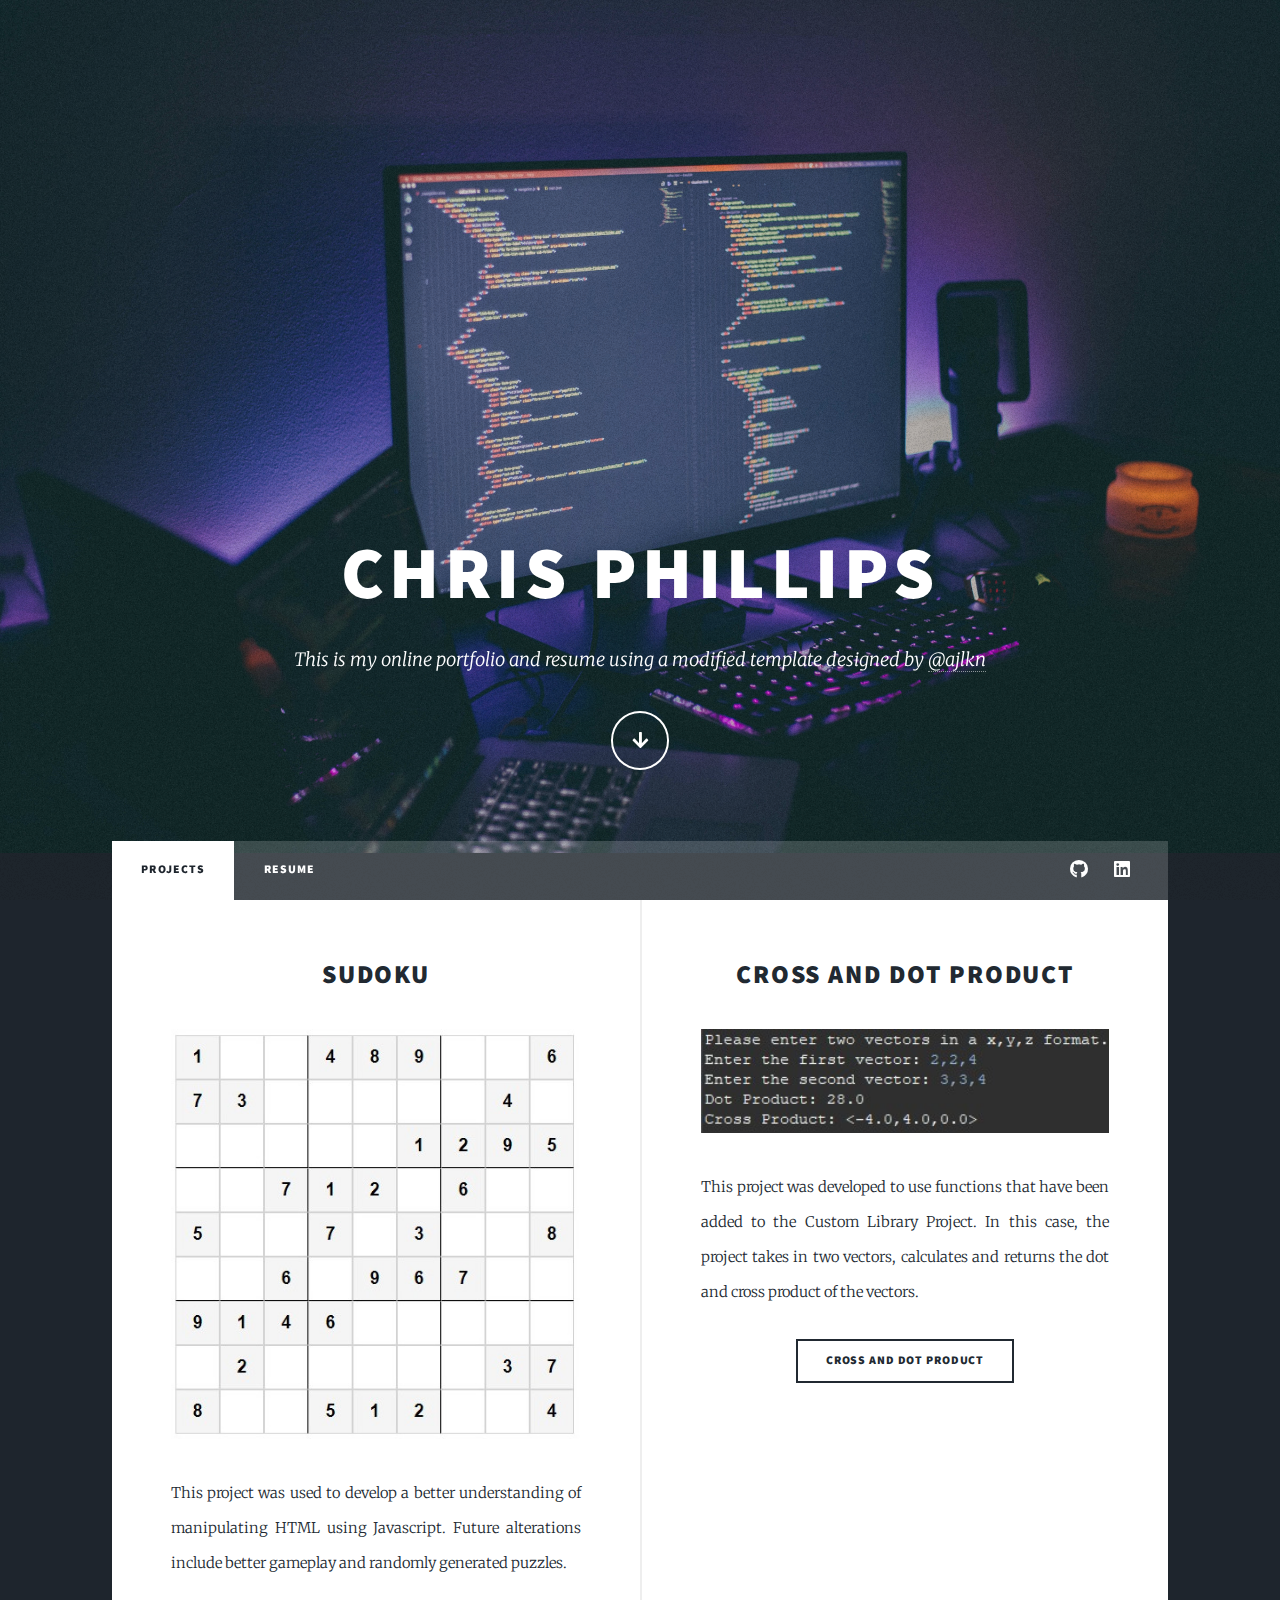
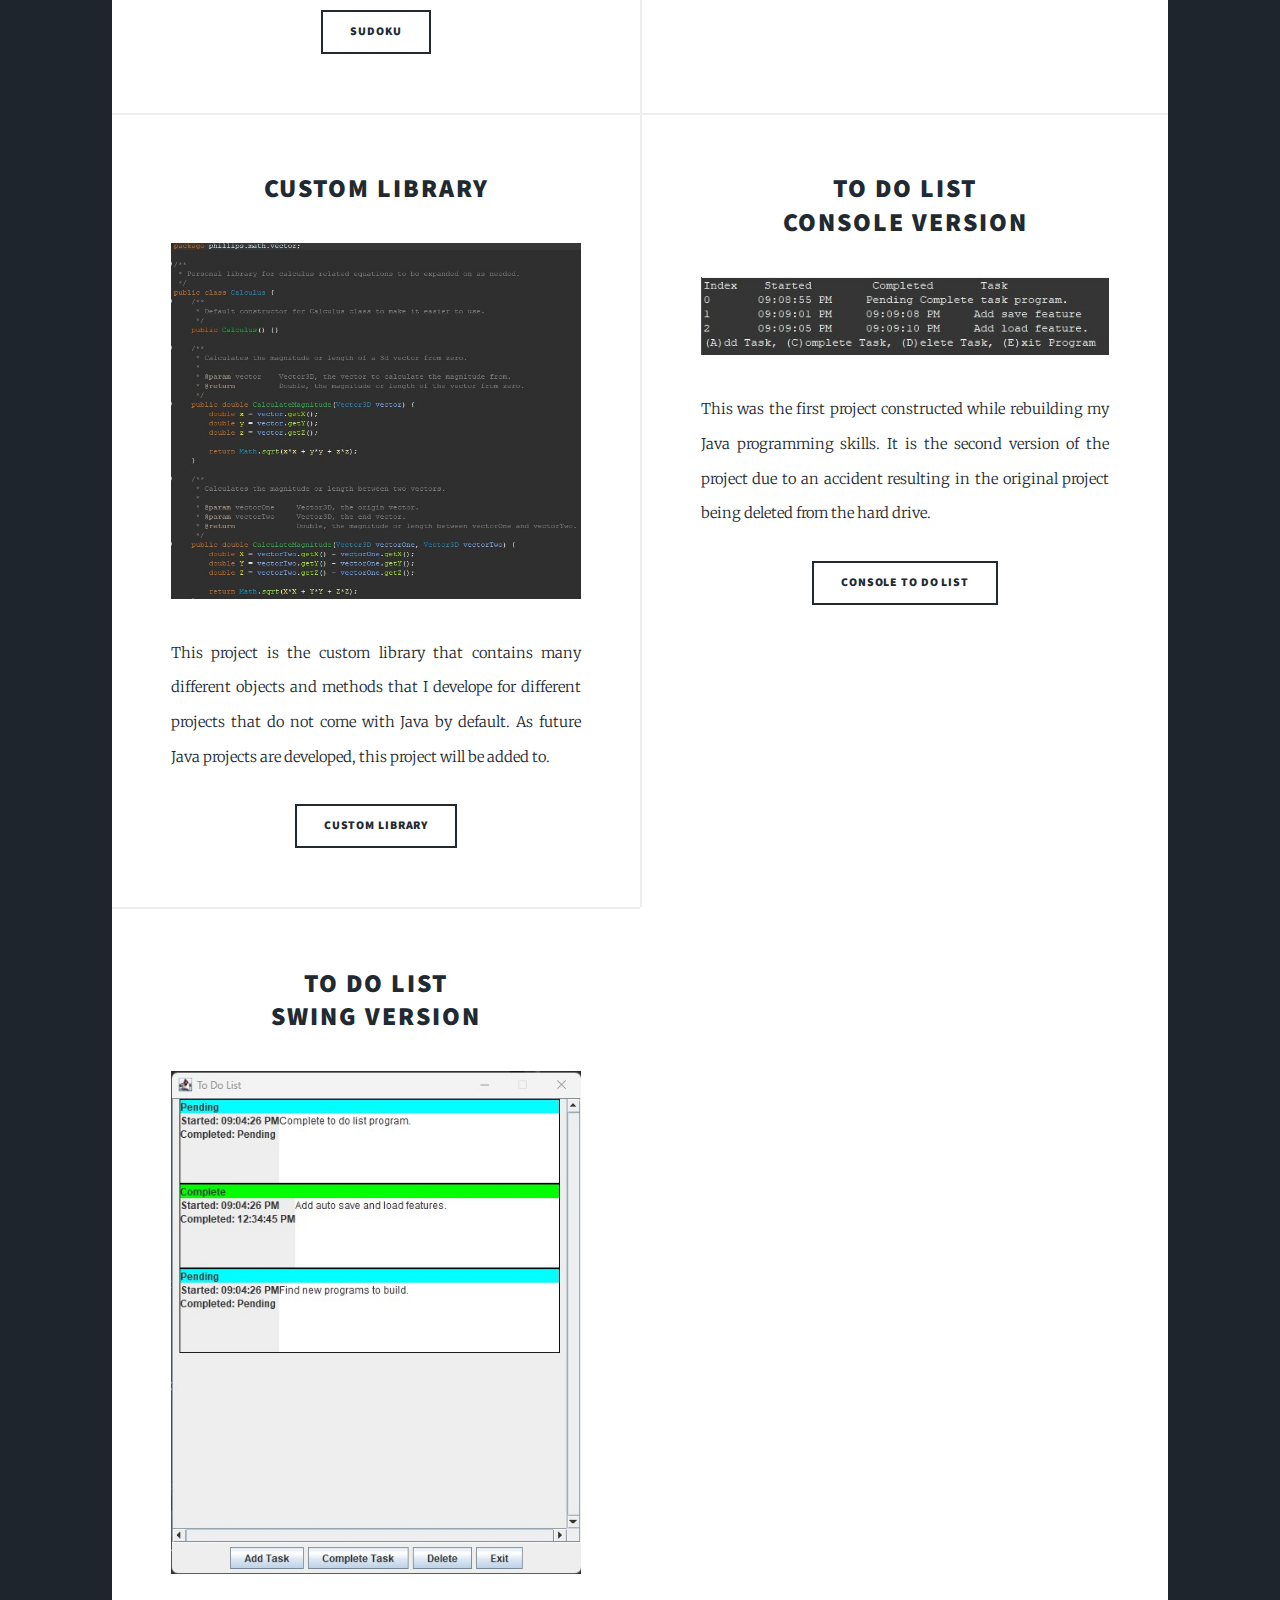
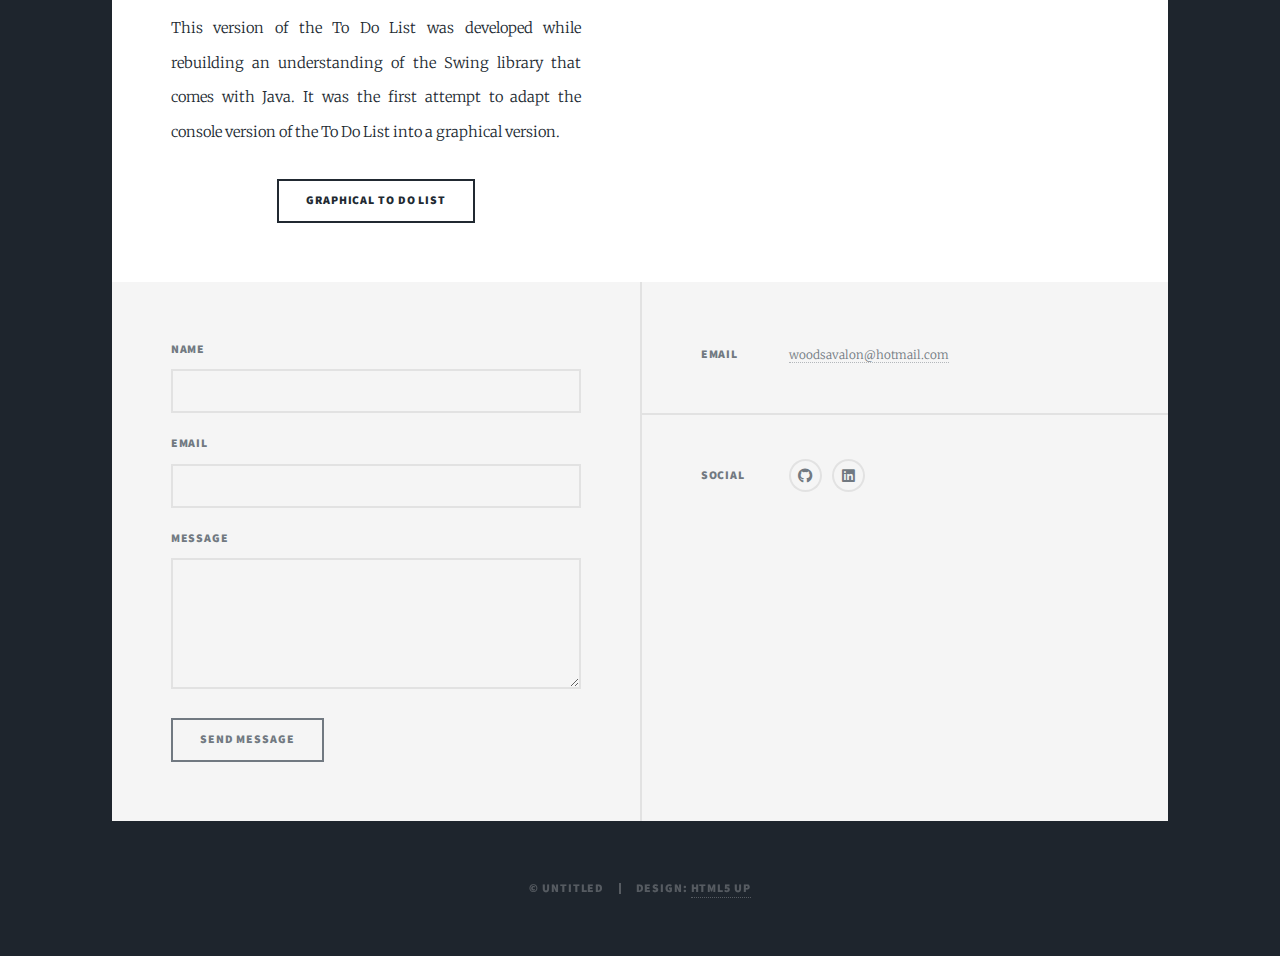
<file: index.html>
<!DOCTYPE HTML>
<!--
	Massively by HTML5 UP
	html5up.net | @ajlkn
	Free for personal and commercial use under the CCA 3.0 license (html5up.net/license)

	Background image from https://unsplash.com/@blakeconnally
-->
<html>
	<head>
		<title>Chris Phillips Portfolio</title>
		<meta charset="utf-8" />
		<meta name="viewport" content="width=device-width, initial-scale=1, user-scalable=no" />
		<link rel="stylesheet" href="assets/css/main.css" />
		<noscript><link rel="stylesheet" href="assets/css/noscript.css" /></noscript>
	</head>
	<body class="is-preload">

		<!-- Wrapper -->
		<div id="wrapper" class="fade-in">

			<!-- Intro -->
			<div id="intro">
				<h1>Chris Phillips</h1>
				<p>This is my online portfolio and resume using a modified template designed by <a href="https://twitter.com/ajlkn">@ajlkn</a></p>
				<ul class="actions">
					<li><a href="#header" class="button icon solid solo fa-arrow-down scrolly">Continue</a></li>
				</ul>
			</div>

			<!-- Header -->
			<header id="header">
				<a href="index.html" class="logo">Projects</a>
			</header>

			<!-- Nav -->
			<nav id="nav">
				<ul class="links">
					<li class="active"><a href="index.html">Projects</a></li>
					<li><a href="resume.html">Resume</a></li>
				</ul>
				<ul class="icons">
					<li><a href="#" class="icon brands fa-github"><span class="label">GitHub</span></a></li>
					<li><a href="https://www.linkedin.com/in/chris-phillips-25895ab8/" class="icon brands fa-linkedin"><span class="label">LinkedIn</span></a></li>
				</ul>
			</nav>

			<!-- Main -->
			<div id="main">
				<!-- Posts -->
				<section class="posts">
					<article>
						<header>
							<h2><a href="projects/Sudoku/Sudoku.html">Sudoku</a></h2>
						</header>
						<a href="projects/Sudoku/Sudoku.html" class="image fit"><img src="projects/Sudoku/sudoku.jpg" alt="" /></a>
						<p>This project was used to develop a better understanding of manipulating HTML using Javascript. Future alterations include better gameplay and randomly generated puzzles.</p>
						<ul class="actions special">
							<li><a href="projects/Sudoku/Sudoku.html" class="button">Sudoku</a></li>
						</ul>
					</article>
					<article>
						<header>
							<h2><a href="projects/CrossDotProduct/CrossDotProduct.html">Cross and Dot Product</a></h2>
						</header>
						<a href="projects/CrossDotProduct/CrossDotProduct.html" class="image fit"><img src="projects/CrossDotProduct/CrossDotProduct.jpg" alt="" /></a>
						<p>This project was developed to use functions that have been added to the Custom Library Project. In this case, the project takes in two vectors, calculates and returns the dot and cross product of the vectors.</p>
						<ul class="actions special">
							<li><a href="projects/CrossDotProduct/CrossDotProduct.html" class="button">Cross and Dot Product</a></li>
						</ul>
					</article>
					<article>
						<header>
							<h2><a href="projects/CustomLibrary/CustomLibrary.html">Custom Library</a></h2>
						</header>
						<a href="projects/CustomLibrary/CustomLibrary.html" class="image fit"><img src="projects/CustomLibrary/Calculus.jpg" alt="" /></a>
						<p>This project is the custom library that contains many different objects and methods that I develope for different projects that do not come with Java by default. As future Java projects are developed, this project will be added to.</p>
						<ul class="actions special">
							<li><a href="projects/CustomLibrary/CustomLibrary.html" class="button">Custom Library</a></li>
						</ul>
					</article>
					<article>
						<header>
							<h2><a href="projects/toDoListConsole/toDoListConsole.html">To Do List<br />
									Console Version</a></h2>
						</header>
						<a href="projects/toDoListConsole/toDoListConsole.html" class="image fit"><img src="projects/toDoListConsole/toDoListConsole.jpg" alt="" /></a>
						<p>This was the first project constructed while rebuilding my Java programming skills. It is the second version of the project due to an accident resulting in the original project being deleted from the hard drive.</p>
						<ul class="actions special">
							<li><a href="projects/toDoListConsole/toDoListConsole.html" class="button">Console To Do List</a></li>
						</ul>
					</article>
					<article>
						<header>
							<h2><a href="projects/toDoListGUI/toDoListGUI.html">To Do List<br />
							Swing Version</a></h2>
						</header>
						<a href="projects/toDoListGUI/toDoListGUI.html" class="image fit"><img src="projects/toDoListGUI/toDoListGUI.jpg" alt="" /></a>
						<p>This version of the To Do List was developed while rebuilding an understanding of the Swing library that comes with Java. It was the first attempt to adapt the console version of the To Do List into a graphical version.</p>
						<ul class="actions special">
							<li><a href="projects/toDoListGUI/toDoListGUI.html" class="button">Graphical To Do List</a></li>
						</ul>
					</article>
				</section>
			</div>

			<!-- Footer -->
			<footer id="footer">
				<section>
					<form method="post" action="mailto:woodsavalon@hotmail.com">
						<div class="fields">
							<div class="field">
								<label for="name">Name</label>
								<input type="text" name="name" id="name" />
							</div>
							<div class="field">
								<label for="email">Email</label>
								<input type="text" name="email" id="email" />
							</div>
							<div class="field">
								<label for="message">Message</label>
								<textarea name="message" id="message" rows="3"></textarea>
							</div>
						</div>
						<ul class="actions">
							<li><input type="submit" value="Send Message" /></li>
						</ul>
					</form>
				</section>
				<section class="split contact">
					<section>
						<h3>Email</h3>
						<p><a href="mailto:woodsavalon@hotmail.com">woodsavalon@hotmail.com</a></p>
					</section>
					<section>
						<h3>Social</h3>
						<ul class="icons alt">
							<li><a href="https://github.com/WoodsAvalon" class="icon brands alt fa-github"><span class="label">GitHub</span></a></li>
							<li><a href="https://www.linkedin.com/in/chris-phillips-25895ab8/" class="icon brands fa-linkedin"><span class="label">LinkedIn</span></a></li>
						</ul>
					</section>
				</section>
			</footer>

			<!-- Copyright -->
			<div id="copyright">
				<ul><li>&copy; Untitled</li><li>Design: <a href="https://html5up.net">HTML5 UP</a></li></ul>
			</div>

		</div>

		<!-- Scripts -->
		<script src="assets/js/jquery.min.js"></script>
		<script src="assets/js/jquery.scrollex.min.js"></script>
		<script src="assets/js/jquery.scrolly.min.js"></script>
		<script src="assets/js/browser.min.js"></script>
		<script src="assets/js/breakpoints.min.js"></script>
		<script src="assets/js/util.js"></script>
		<script src="assets/js/main.js"></script>

	</body>
</html>
</file>
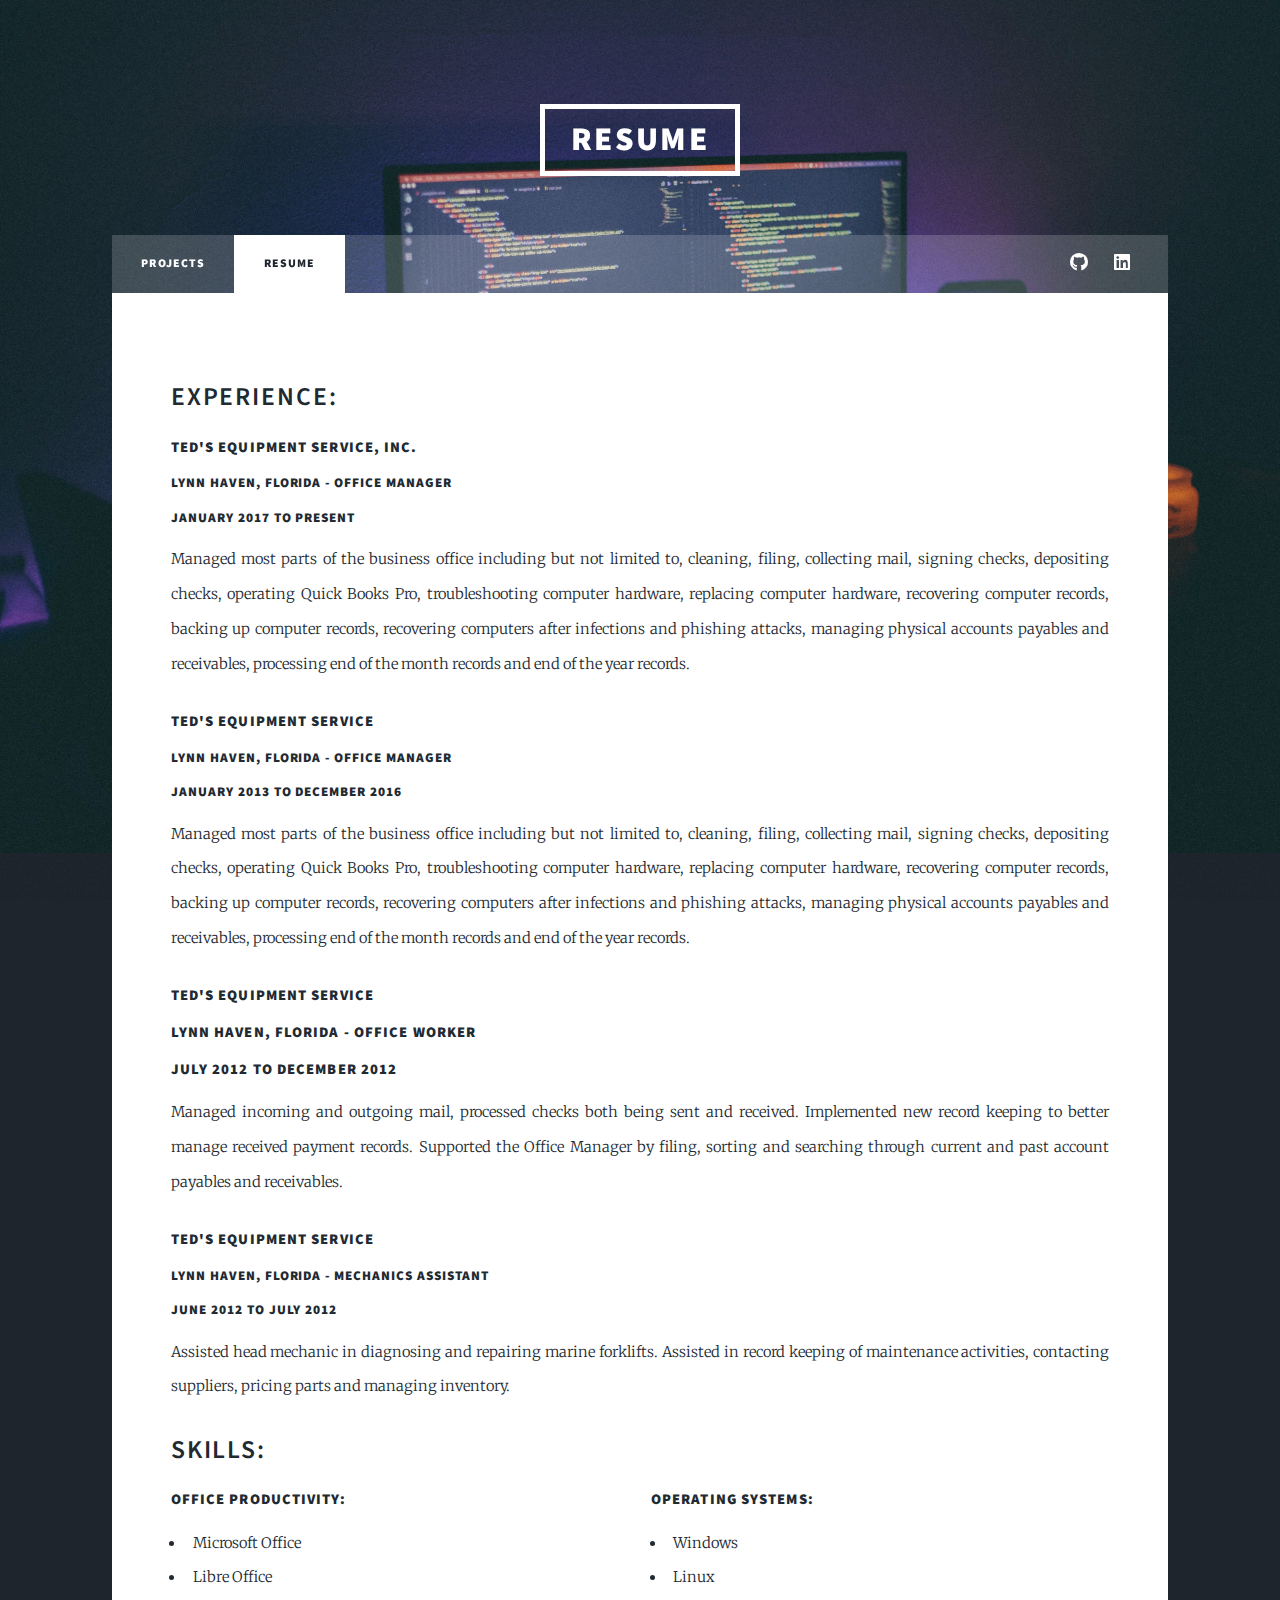
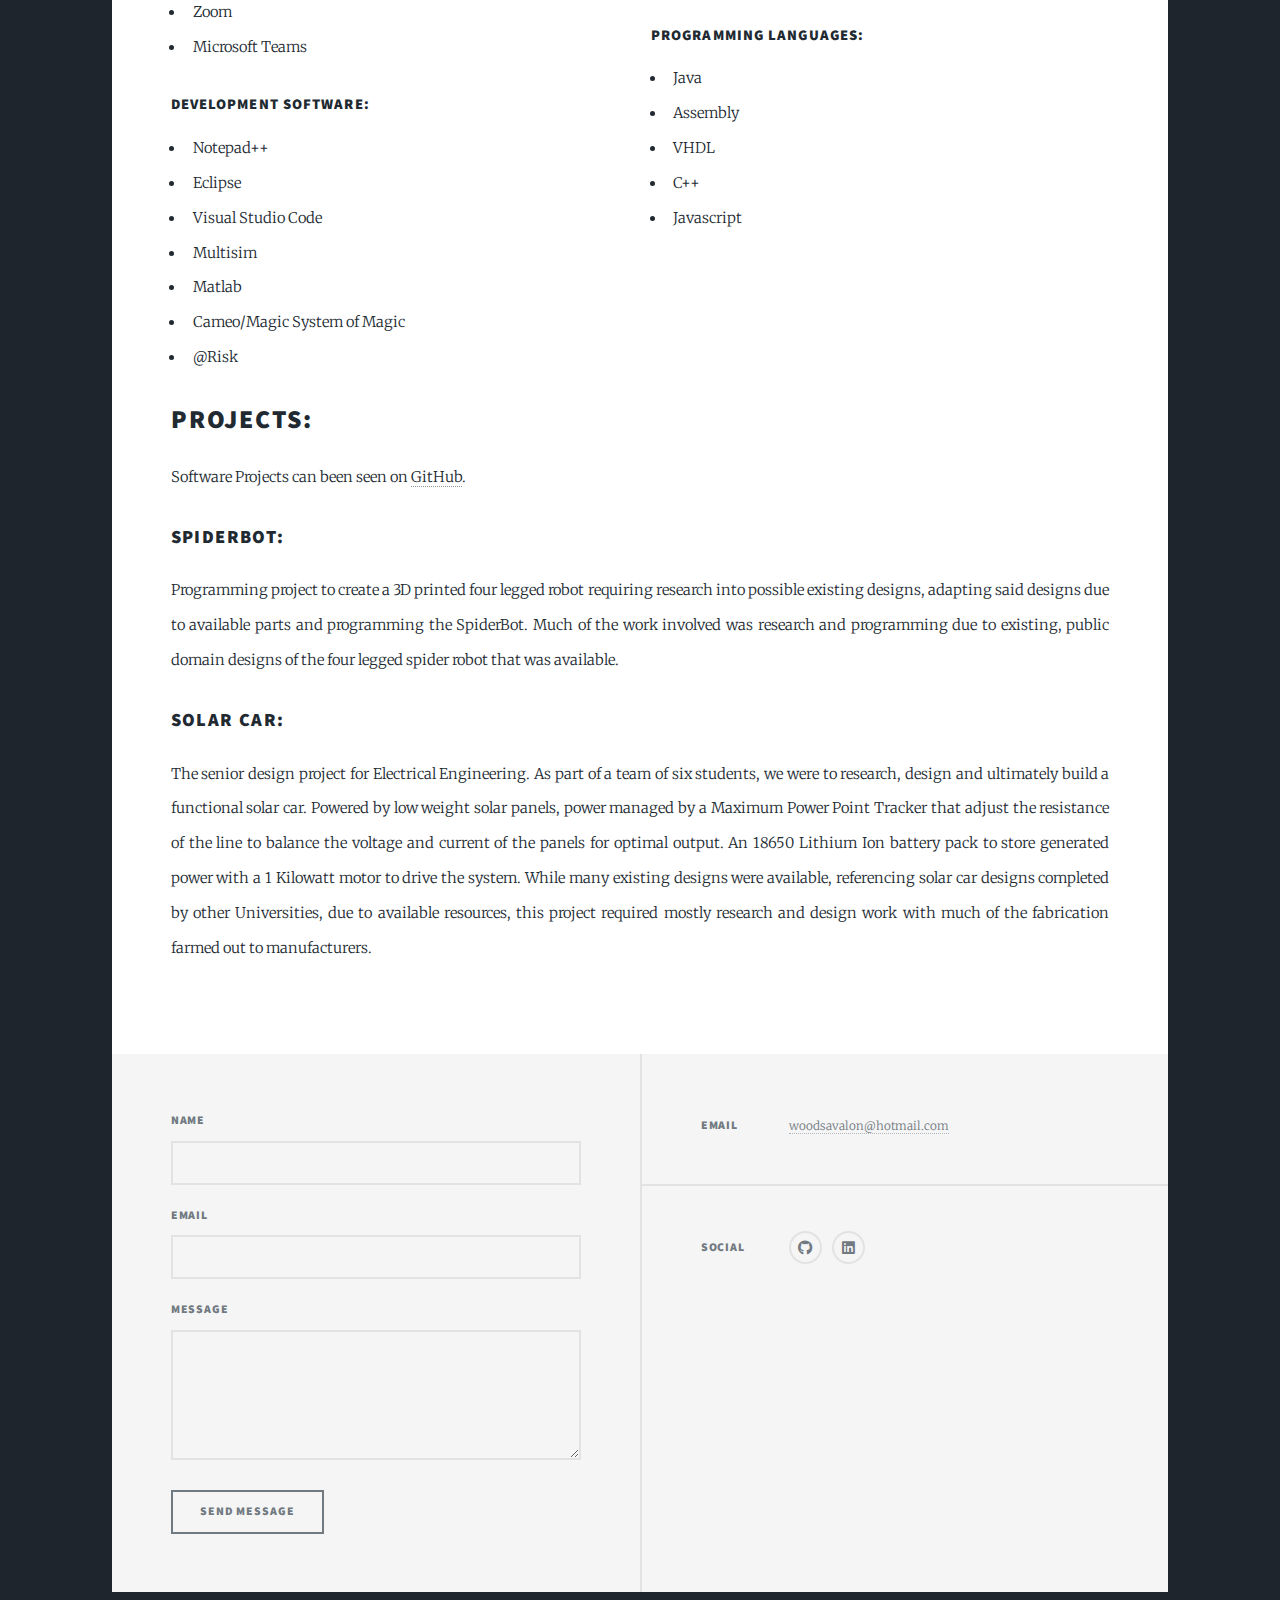
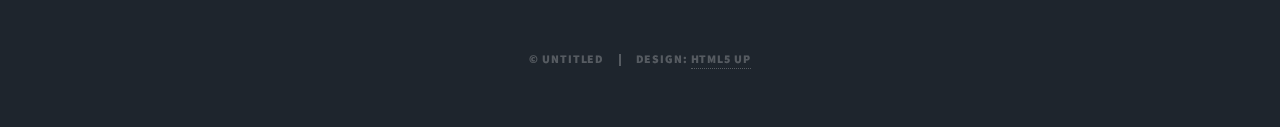
<file: resume.html>
<!DOCTYPE HTML>
<!--
	Massively by HTML5 UP
	html5up.net | @ajlkn
	Free for personal and commercial use under the CCA 3.0 license (html5up.net/license)
-->
<html>
	<head>
		<title>Resume</title>
		<meta charset="utf-8" />
		<meta name="viewport" content="width=device-width, initial-scale=1, user-scalable=no" />
		<link rel="stylesheet" href="assets/css/main.css" />
		<noscript><link rel="stylesheet" href="assets/css/noscript.css" /></noscript>
	</head>
	<body class="is-preload">

		<!-- Wrapper -->
			<div id="wrapper">

				<!-- Header -->
					<header id="header">
						<a href="index.html" class="logo">Resume</a>
					</header>

				<!-- Nav -->
					<nav id="nav">
						<ul class="links">
							<li><a href="index.html">Projects</a></li>
							<li class="active"><a href="resume.html">Resume</a></li>
						</ul>
						<ul class="icons">
							<li><a href="https://github.com/WoodsAvalon" class="icon brands fa-github"><span class="label">GitHub</span></a></li>
							<li><a href="https://www.linkedin.com/in/chris-phillips-25895ab8/" class="icon brands fa-linkedin"><span class="label">LinkedIn</span></a></li>
						</ul>
					</nav>

				<!-- Main -->
					<div id="main">

						<!-- Post -->
							<section class="post">
								<h2><b>Experience:</b></h2>	
								<h4>Ted's Equipment Service, Inc.</h4>
								<h5>Lynn Haven, Florida - Office Manager</h5>
								<h5>January 2017 to Present</h5>
								<p>Managed most parts of the business office including but not limited to, cleaning, filing, collecting mail, signing checks, depositing checks, operating Quick Books Pro, troubleshooting computer hardware, replacing computer hardware, recovering computer records, backing up computer records, recovering computers after infections and phishing attacks, managing physical accounts payables and receivables, processing end of the month records and end of the year records.</p>
								<h4>Ted's Equipment Service</h4>
								<h5>Lynn Haven, Florida - Office Manager</h5>
								<h5>January 2013 to December 2016</h5>
								<p>Managed most parts of the business office including but not limited to, cleaning, filing, collecting mail, signing checks, depositing checks, operating Quick Books Pro, troubleshooting computer hardware, replacing computer hardware, recovering computer records, backing up computer records, recovering computers after infections and phishing attacks, managing physical accounts payables and receivables, processing end of the month records and end of the year records.</p>
								<h4>Ted's Equipment Service</h4>
								<h4>Lynn Haven, Florida - Office Worker</h4>
								<h4>July 2012 to December 2012</h4>
								<p>Managed incoming and outgoing mail, processed checks both being sent and received. Implemented new record keeping to better manage received payment records. Supported the Office Manager by filing, sorting and searching through current and past account payables and receivables.</p>
								<h4>Ted's Equipment Service</h4>
								<h5>Lynn Haven, Florida - Mechanics Assistant</h5>
								<h5>June 2012 to July 2012</h5>
								<p>Assisted head mechanic in diagnosing and repairing marine forklifts. Assisted in record keeping of maintenance activities, contacting suppliers, pricing parts and managing inventory.</p>
								
								<h2><b>Skills:</b></h2>
								<div class="row">
									<div  class="col-6 col-12-small">
										<h4>Office Productivity:</h4>
										<ul>
											<li>Microsoft Office</li>
											<li>Libre Office</li>
											<li>Zoom</li>
											<li>Microsoft Teams</li>
										</ul>
										<h4>Development Software:</h4>
										<ul>
											<li>Notepad++</li>
											<li>Eclipse</li>
											<li>Visual Studio Code</li>
											<li>Multisim</li>
											<li>Matlab</li>
											<li>Cameo/Magic System of Magic</li>
											<li>@Risk</li>
										</ul>
									</div>
									<div  class="col-6 col-12-small">
										<h4>Operating Systems:</h4>
										<ul>
											<li>Windows</li>
											<li>Linux</li>
										</ul>
										<h4>Programming Languages:</h4>
										<ul>
											<li>Java</li>
											<li>Assembly</li>
											<li>VHDL</li>
											<li>C++</li>
											<li>Javascript</li>
										</ul>
									</div>
								</div>

								<h2>Projects:</h2>
								<p>Software Projects can been seen on <a href=https://github.com/WoodsAvalon>GitHub</a>.</p>
								<h3>SpiderBot:</h3>
								<p>Programming project to create a 3D printed four legged robot requiring research into possible existing designs, adapting said designs due to available parts and programming the SpiderBot. Much of the work involved was research and programming due to existing, public domain designs of the four legged spider robot that was available.</p>
								<h3>Solar Car:</h3>								
								<p>The senior design project for Electrical Engineering. As part of a team of six students, we were to research, design and ultimately build a functional solar car. Powered by low weight solar panels, power managed by a Maximum Power Point Tracker that adjust the resistance of the line to balance the voltage and current of the panels for optimal output. An 18650 Lithium Ion battery pack to store generated power with a 1 Kilowatt motor to drive the system. While many existing designs were available, referencing solar car designs completed by other Universities, due to available resources, this project required mostly research and design work with much of the fabrication farmed out to manufacturers.</p>
							</section>

					</div>

				<!-- Footer -->
					<footer id="footer">
						<section>
							<form method="post" action="mailto:woodsavalon@hotmail.com" enctype="multipart/form-data" name="PortfolioContact">
								<div class="fields">
									<div class="field">
										<label for="name">Name</label>
										<input type="text" name="name" id="name" />
									</div>
									<div class="field">
										<label for="email">Email</label>
										<input type="text" name="email" id="email" />
									</div>
									<div class="field">
										<label for="message">Message</label>
										<textarea name="message" id="message" rows="3"></textarea>
									</div>
								</div>
								<ul class="actions">
									<li><input type="submit" value="Send Message" /></li>
								</ul>
							</form>
						</section>
						<section class="split contact">
							<section>
								<h3>Email</h3>
								<p><a href="mailto:woodsavalon@hotmail.com">woodsavalon@hotmail.com</a></p>
							</section>
							<section>
								<h3>Social</h3>
								<ul class="icons alt">
									<li><a href="https://github.com/WoodsAvalon" class="icon brands alt fa-github"><span class="label">GitHub</span></a></li>
									<li><a href="https://www.linkedin.com/in/chris-phillips-25895ab8/" class="icon brands fa-linkedin"><span class="label">LinkedIn</span></a></li>
								</ul>
							</section>
						</section>
					</footer>

				<!-- Copyright -->
					<div id="copyright">
						<ul><li>&copy; Untitled</li><li>Design: <a href="https://html5up.net">HTML5 UP</a></li></ul>
					</div>

			</div>

		<!-- Scripts -->
			<script src="assets/js/jquery.min.js"></script>
			<script src="assets/js/jquery.scrollex.min.js"></script>
			<script src="assets/js/jquery.scrolly.min.js"></script>
			<script src="assets/js/browser.min.js"></script>
			<script src="assets/js/breakpoints.min.js"></script>
			<script src="assets/js/util.js"></script>
			<script src="assets/js/main.js"></script>

	</body>
</html>
</file>
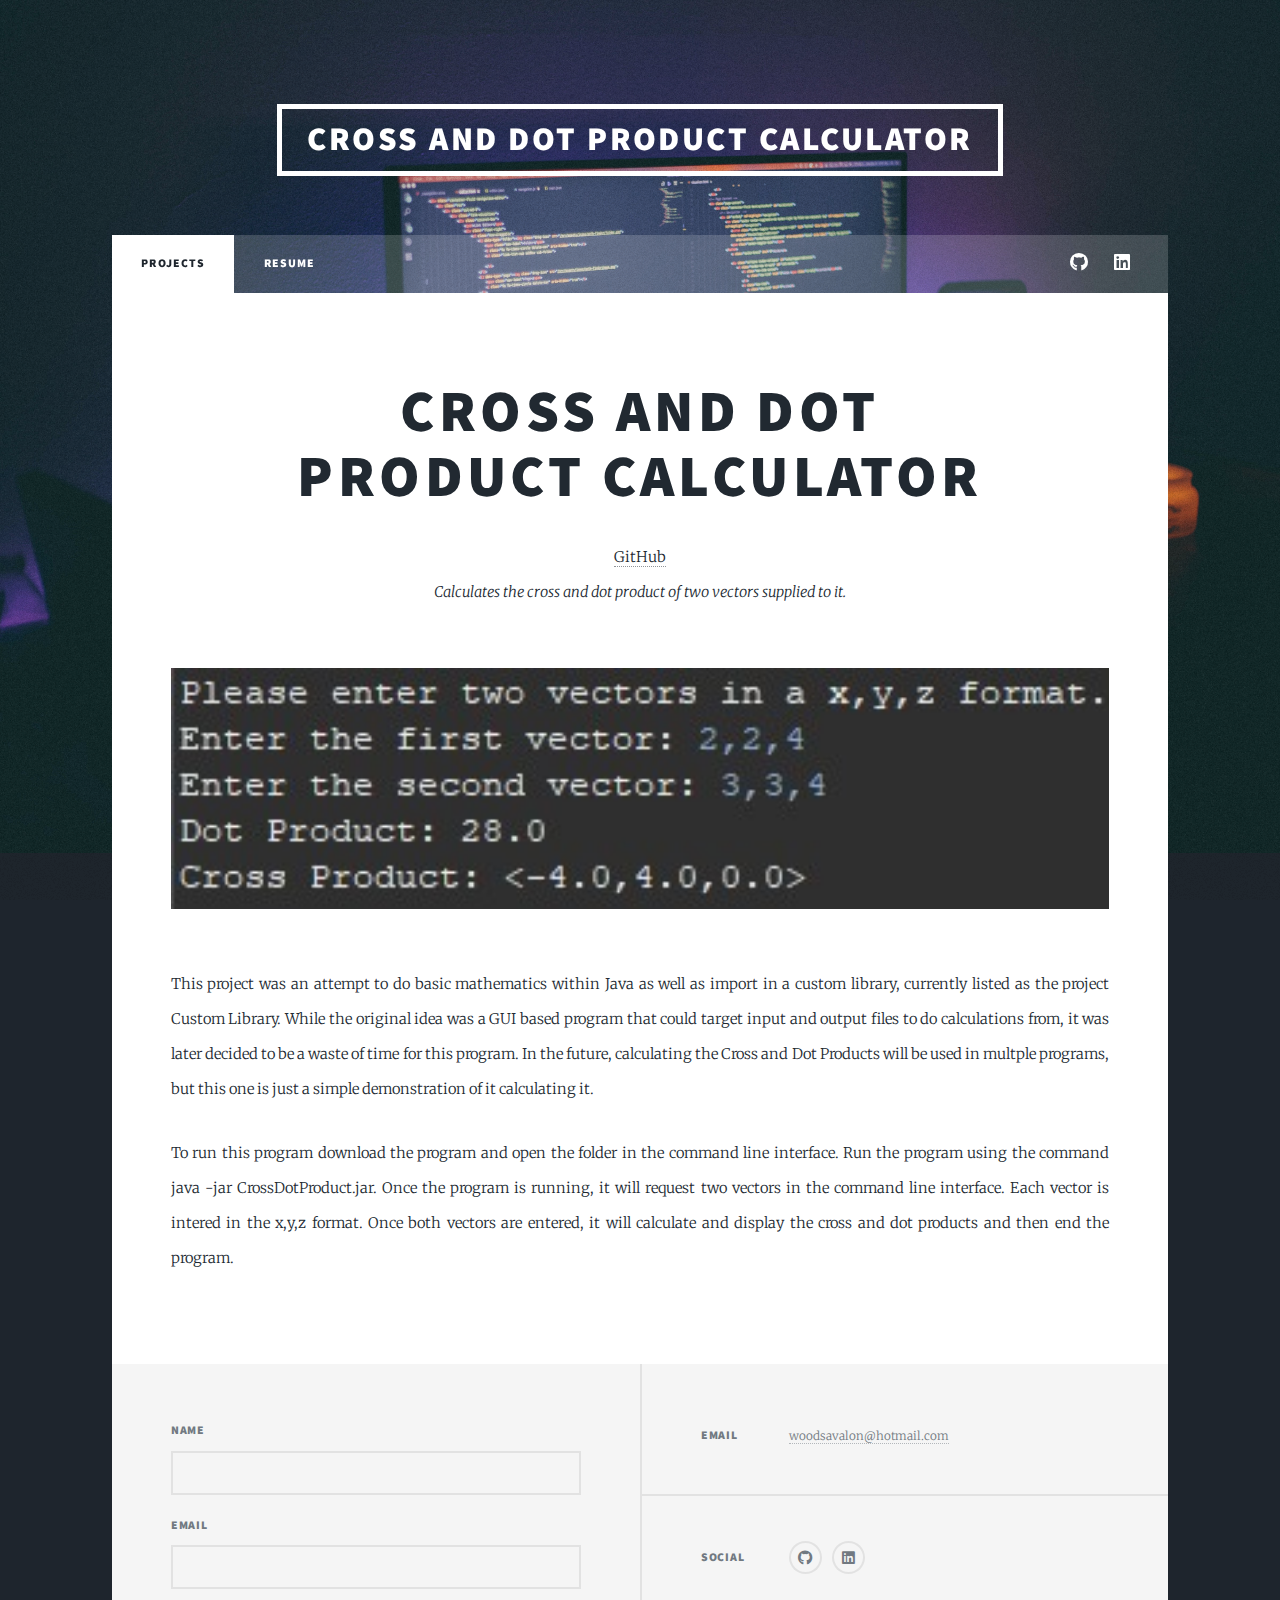
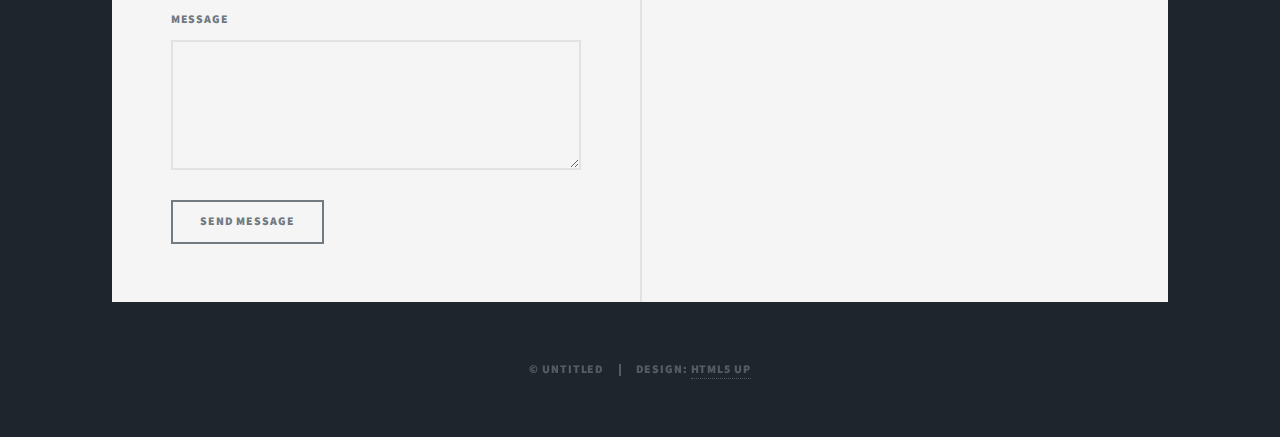
<file: projects/CrossDotProduct/CrossDotProduct.html>
<!DOCTYPE HTML>
<!--
	Massively by HTML5 UP
	html5up.net | @ajlkn
	Free for personal and commercial use under the CCA 3.0 license (html5up.net/license)
-->
<html>
	<head>
		<title>Cross and Dot Product Calculator</title>
		<meta charset="utf-8" />
		<meta name="viewport" content="width=device-width, initial-scale=1, user-scalable=no" />
		<link rel="stylesheet" href="../../assets/css/main.css" />
		<noscript><link rel="stylesheet" href="../../assets/css/noscript.css" /></noscript>
	</head>
	<body class="is-preload">

		<!-- Wrapper -->
			<div id="wrapper">

				<!-- Header -->
					<header id="header">
						<a href="../../index.html" class="logo">Cross and Dot Product Calculator</a>
					</header>

				<!-- Nav -->
					<nav id="nav">
						<ul class="links">
							<li class="active"><a href="../../index.html">Projects</a></li>
							<li><a href="../../resume.html">Resume</a></li>
						</ul>
						<ul class="icons">
							<li><a href="https://github.com/WoodsAvalon" class="icon brands fa-github"><span class="label">GitHub</span></a></li>
							<li><a href="https://www.linkedin.com/in/chris-phillips-25895ab8/" class="icon brands fa-linkedin"><span class="label">LinkedIn</span></a></li>
						</ul>
					</nav>

				<!-- Main -->
					<div id="main">

						<!-- Post -->
							<section class="post">
								<header class="major">
									<h1>Cross and Dot<br />
									Product Calculator</h1>
									<a href="https://github.com/WoodsAvalon/CrossDotProduct">GitHub</a>
									<p>Calculates the cross and dot product of two vectors supplied to it.</p>
								</header>
								<div class="image main"><img src="CrossDotProduct.jpg" alt="" /></div>
								<p>This project was an attempt to do basic mathematics within Java as well as import in a custom library, currently listed as the project Custom Library. While the original idea was a GUI based program that could target input and output files to do calculations from, it was later decided to be a waste of time for this program. In the future, calculating the Cross and Dot Products will be used in multple programs, but this one is just a simple demonstration of it calculating it.  </p>
								<p>To run this program download the program and open the folder in the command line interface. Run the program using the command java -jar CrossDotProduct.jar. Once the program is running, it will request two vectors in the command line interface. Each vector is intered in the x,y,z format. Once both vectors are entered, it will calculate and display the cross and dot products and then end the program.</p>
							</section>

					</div>

				<!-- Footer -->
				<footer id="footer">
					<section>
						<form method="post" action="mailto:woodsavalon@hotmail.com" enctype="multipart/form-data" name="PortfolioContact">
							<div class="fields">
								<div class="field">
									<label for="name">Name</label>
									<input type="text" name="name" id="name" />
								</div>
								<div class="field">
									<label for="email">Email</label>
									<input type="text" name="email" id="email" />
								</div>
								<div class="field">
									<label for="message">Message</label>
									<textarea name="message" id="message" rows="3"></textarea>
								</div>
							</div>
							<ul class="actions">
								<li><input type="submit" value="Send Message" /></li>
							</ul>
						</form>
					</section>
					<section class="split contact">
						<section>
							<h3>Email</h3>
							<p><a href="mailto:woodsavalon@hotmail.com">woodsavalon@hotmail.com</a></p>
						</section>
						<section>
							<h3>Social</h3>
							<ul class="icons alt">
								<li><a href="https://github.com/WoodsAvalon" class="icon brands alt fa-github"><span class="label">GitHub</span></a></li>
								<li><a href="https://www.linkedin.com/in/chris-phillips-25895ab8/" class="icon brands fa-linkedin"><span class="label">LinkedIn</span></a></li>
							</ul>
						</section>
					</section>
				</footer>

				<!-- Copyright -->
					<div id="copyright">
						<ul><li>&copy; Untitled</li><li>Design: <a href="https://html5up.net">HTML5 UP</a></li></ul>
					</div>

			</div>

		<!-- Scripts -->
			<script src="../../assets/js/jquery.min.js"></script>
			<script src="../../assets/js/jquery.scrollex.min.js"></script>
			<script src="../../assets/js/jquery.scrolly.min.js"></script>
			<script src="../../assets/js/browser.min.js"></script>
			<script src="../../assets/js/breakpoints.min.js"></script>
			<script src="../../assets/js/util.js"></script>
			<script src="../../assets/js/main.js"></script>

	</body>
</html>
</file>
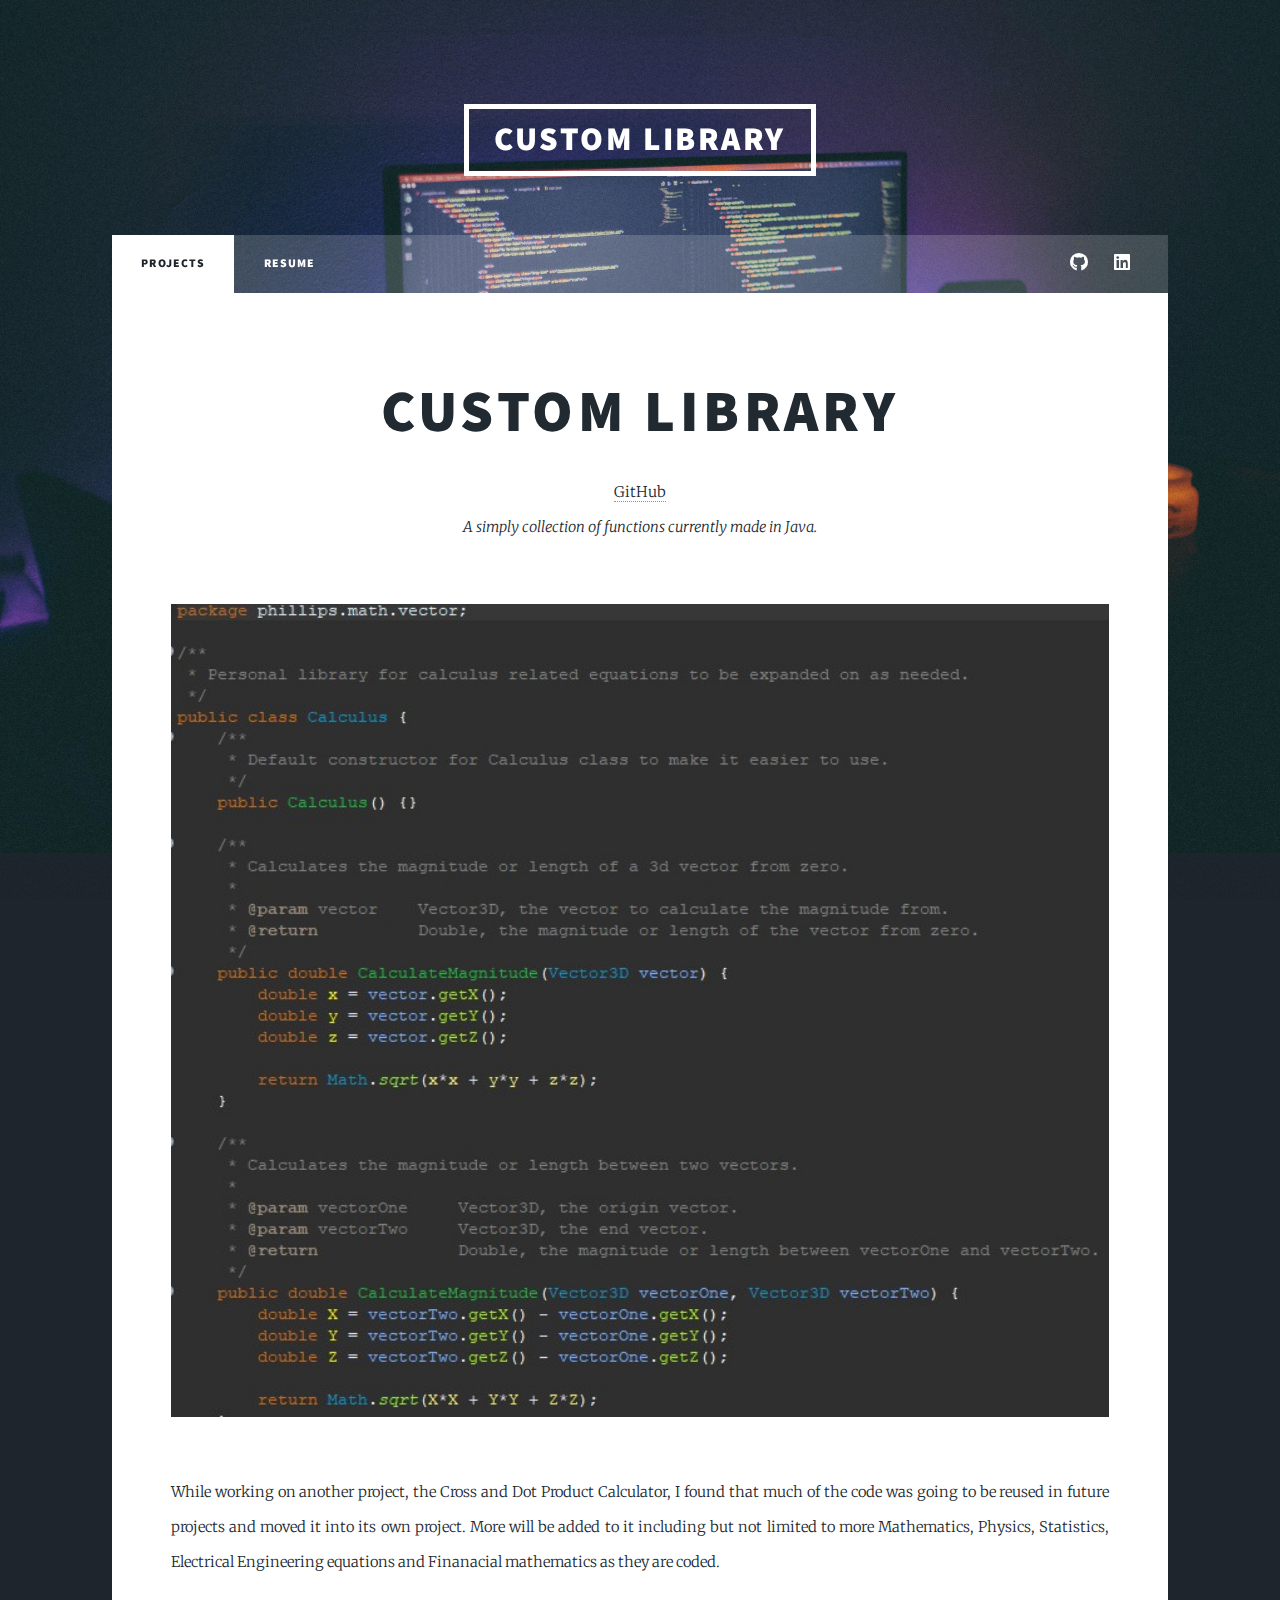
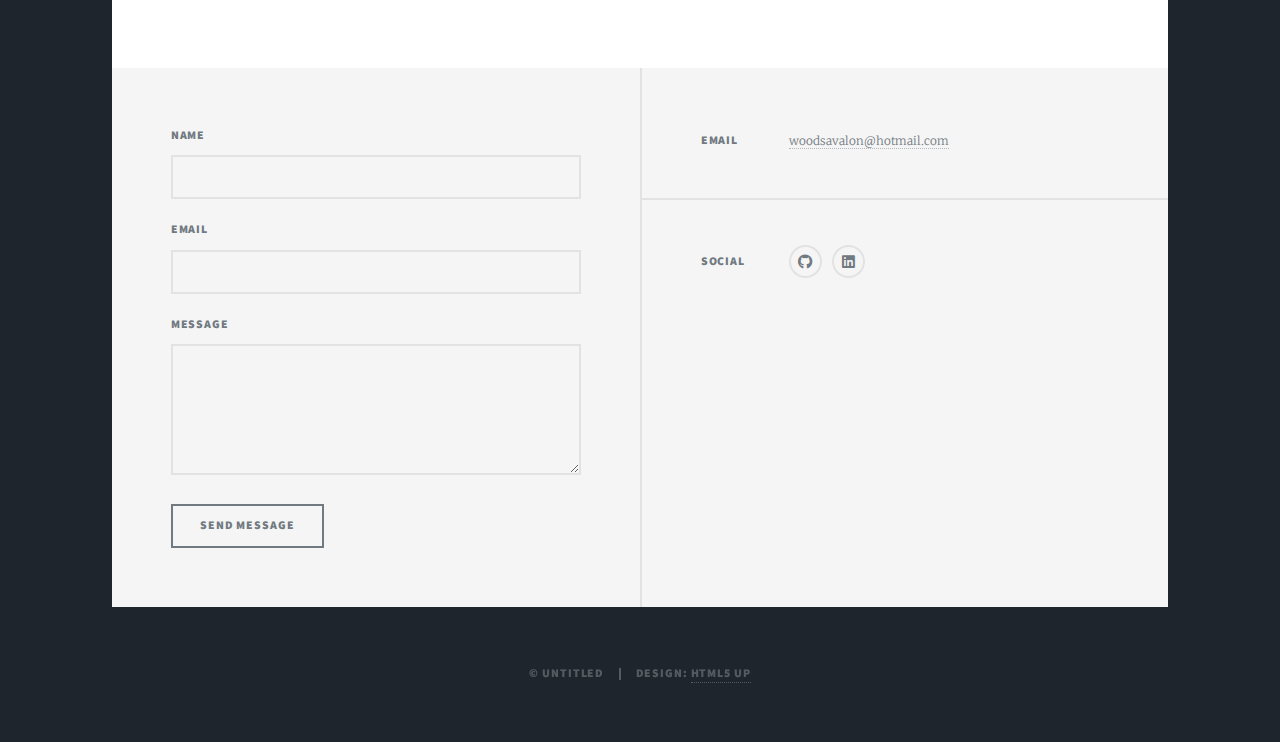
<file: projects/CustomLibrary/CustomLibrary.html>
<!DOCTYPE HTML>
<!--
	Massively by HTML5 UP
	html5up.net | @ajlkn
	Free for personal and commercial use under the CCA 3.0 license (html5up.net/license)
-->
<html>
	<head>
		<title>Custom Library</title>
		<meta charset="utf-8" />
		<meta name="viewport" content="width=device-width, initial-scale=1, user-scalable=no" />
		<link rel="stylesheet" href="../../assets/css/main.css" />
		<noscript><link rel="stylesheet" href="../../assets/css/noscript.css" /></noscript>
	</head>
	<body class="is-preload">

		<!-- Wrapper -->
			<div id="wrapper">

				<!-- Header -->
					<header id="header">
						<a href="../../index.html" class="logo">Custom Library</a>
					</header>

				<!-- Nav -->
					<nav id="nav">
						<ul class="links">
							<li class="active"><a href="../../index.html">Projects</a></li>
							<li><a href="../../resume.html">Resume</a></li>
						</ul>
						<ul class="icons">
							<li><a href="https://github.com/WoodsAvalon" class="icon brands fa-github"><span class="label">GitHub</span></a></li>
							<li><a href="https://www.linkedin.com/in/chris-phillips-25895ab8/" class="icon brands fa-linkedin"><span class="label">LinkedIn</span></a></li>
						</ul>
					</nav>

				<!-- Main -->
					<div id="main">

						<!-- Post -->
							<section class="post">
								<header class="major">
									<h1>Custom Library</h1>
									<a href="https://github.com/WoodsAvalon/Custom-Library">GitHub</a>
									<p>A simply collection of functions currently made in Java.</p>
								</header>
								<div class="image main"><img src="Calculus.jpg" alt="" /></div>
								<p>While working on another project, the Cross and Dot Product Calculator, I found that much of the code was going to be reused in future projects and moved it into its own project. More will be added to it including but not limited to more Mathematics, Physics, Statistics, Electrical Engineering equations and Finanacial mathematics as they are coded.</p>
							</section>

					</div>

				<!-- Footer -->
				<footer id="footer">
					<section>
						<form method="post" action="mailto:woodsavalon@hotmail.com" enctype="multipart/form-data" name="PortfolioContact">
							<div class="fields">
								<div class="field">
									<label for="name">Name</label>
									<input type="text" name="name" id="name" />
								</div>
								<div class="field">
									<label for="email">Email</label>
									<input type="text" name="email" id="email" />
								</div>
								<div class="field">
									<label for="message">Message</label>
									<textarea name="message" id="message" rows="3"></textarea>
								</div>
							</div>
							<ul class="actions">
								<li><input type="submit" value="Send Message" /></li>
							</ul>
						</form>
					</section>
					<section class="split contact">
						<section>
							<h3>Email</h3>
							<p><a href="mailto:woodsavalon@hotmail.com">woodsavalon@hotmail.com</a></p>
						</section>
						<section>
							<h3>Social</h3>
							<ul class="icons alt">
								<li><a href="https://github.com/WoodsAvalon" class="icon brands alt fa-github"><span class="label">GitHub</span></a></li>
								<li><a href="https://www.linkedin.com/in/chris-phillips-25895ab8/" class="icon brands fa-linkedin"><span class="label">LinkedIn</span></a></li>
							</ul>
						</section>
					</section>
				</footer>

				<!-- Copyright -->
					<div id="copyright">
						<ul><li>&copy; Untitled</li><li>Design: <a href="https://html5up.net">HTML5 UP</a></li></ul>
					</div>

			</div>

		<!-- Scripts -->
			<script src="../../assets/js/jquery.min.js"></script>
			<script src="../../assets/js/jquery.scrollex.min.js"></script>
			<script src="../../assets/js/jquery.scrolly.min.js"></script>
			<script src="../../assets/js/browser.min.js"></script>
			<script src="../../assets/js/breakpoints.min.js"></script>
			<script src="../../assets/js/util.js"></script>
			<script src="../../assets/js/main.js"></script>

	</body>
</html>
</file>
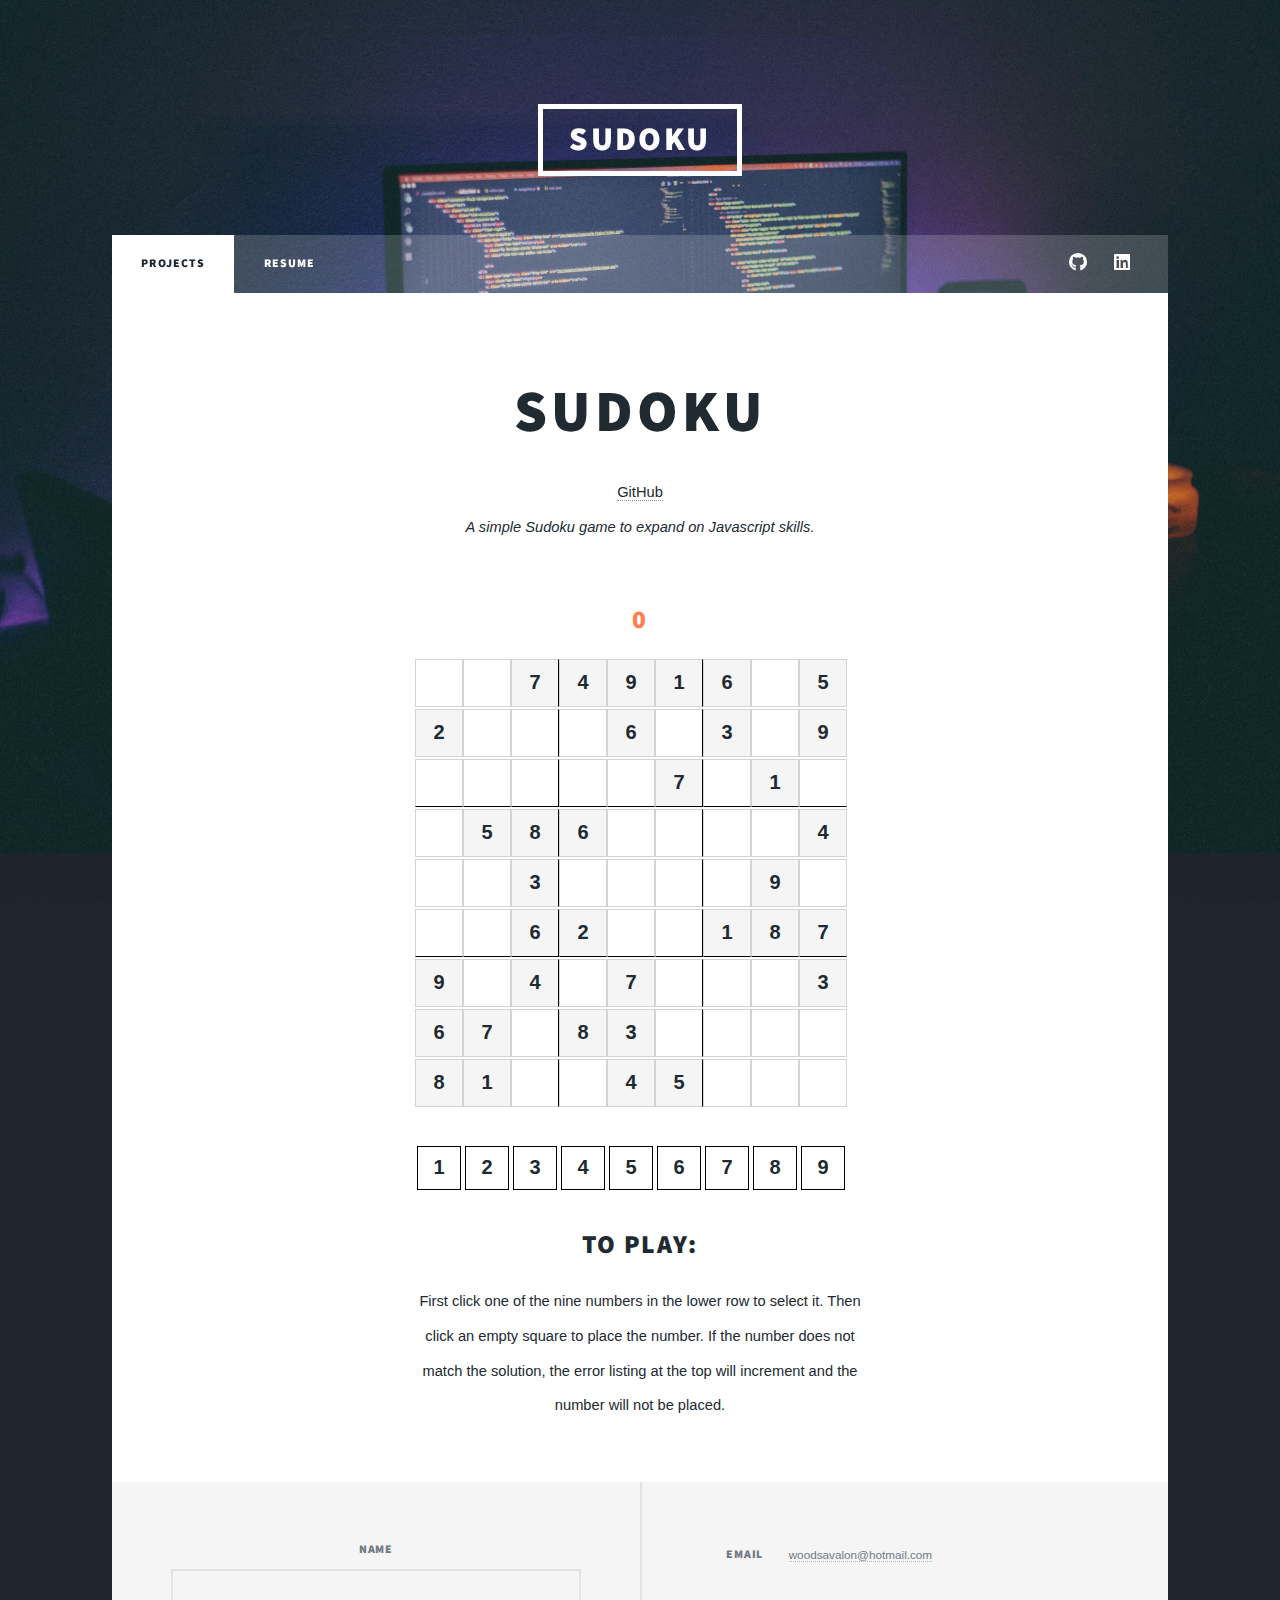
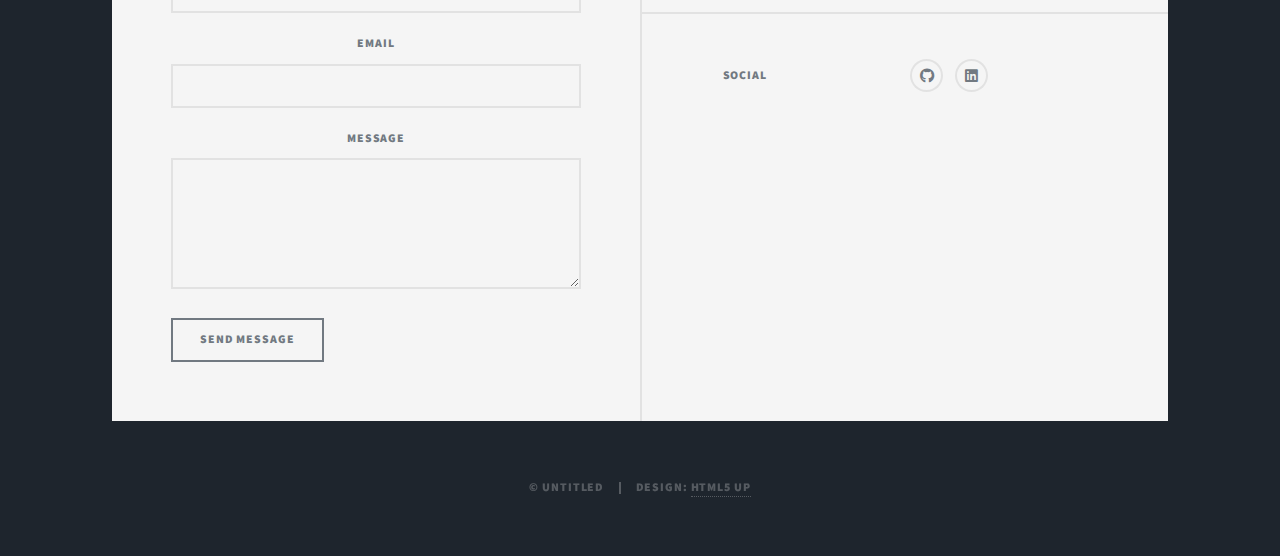
<file: projects/Sudoku/Sudoku.html>
<!DOCTYPE HTML>
<!--
	Massively by HTML5 UP
	html5up.net | @ajlkn
	Free for personal and commercial use under the CCA 3.0 license (html5up.net/license)
-->
<html>
	<head>
		<title>Sudoku</title>
		<meta charset="utf-8" />
		<meta name="viewport" content="width=device-width, initial-scale=1, user-scalable=no" />
		<link rel="stylesheet" href="../../assets/css/main.css" />
		<link rel="stylesheet" href="css/sudoku.css"/>
		<noscript><link rel="stylesheet" href="../../assets/css/noscript.css" /></noscript>
	</head>
	<body class="is-preload">

		<!-- Wrapper -->
		<div id="wrapper">

			<!-- Header -->
			<header id="header">
				<a href="../../index.html" class="logo">Sudoku</a>
			</header>

			<!-- Nav -->
			<nav id="nav">
				<ul class="links">
					<li class="active"><a href="../../index.html">Projects</a></li>
					<li><a href="../../resume.html">Resume</a></li>
				</ul>
				<ul class="icons">
					<li><a href="https://github.com/WoodsAvalon" class="icon brands fa-github"><span class="label">GitHub</span></a></li>
					<li><a href="https://www.linkedin.com/in/chris-phillips-25895ab8/" class="icon brands fa-linkedin"><span class="label">LinkedIn</span></a></li>
				</ul>
			</nav>

			<!-- Main -->
			<div id="main">

				<!-- Post -->
				<section class="post">
					<header class="major">
						<h1>Sudoku</h1>
						<a href="https://github.com/WoodsAvalon/Sudoku-Javascript">GitHub</a>
						<p>A simple Sudoku game to expand on Javascript skills.</p>
					</header>
					<h2 id="errors">0</h2>
					<div id="board"></div>
					<br>
					<div id="digits"></div>
					<br>
					<h2>To play:</h2>
					<div id="instructions">First click one of the nine numbers in the lower row to select it. Then click an empty square to place the number. If the number does not match the solution, the error listing at the top will increment and the number will not be placed.</div>
				</section>
			</div>

			<!-- Footer -->
			<footer id="footer">
				<section>
					<form method="post" action="mailto:woodsavalon@hotmail.com">
						<div class="fields">
							<div class="field">
								<label for="name">Name</label>
								<input type="text" name="name" id="name" />
							</div>
							<div class="field">
								<label for="email">Email</label>
								<input type="text" name="email" id="email" />
							</div>
							<div class="field">
								<label for="message">Message</label>
								<textarea name="message" id="message" rows="3"></textarea>
							</div>
						</div>
						<ul class="actions">
							<li><input type="submit" value="Send Message" /></li>
						</ul>
					</form>
				</section>
				<section class="split contact">
					<section>
						<h3>Email</h3>
						<p><a href="mailto:woodsavalon@hotmail.com">woodsavalon@hotmail.com</a></p>
					</section>
					<section>
						<h3>Social</h3>
						<ul class="icons alt">
							<li><a href="https://github.com/WoodsAvalon" class="icon brands alt fa-github"><span class="label">GitHub</span></a></li>
							<li><a href="https://www.linkedin.com/in/chris-phillips-25895ab8/" class="icon brands fa-linkedin"><span class="label">LinkedIn</span></a></li>
						</ul>
					</section>
				</section>
			</footer>

			<!-- Copyright -->
			<div id="copyright">
				<ul><li>&copy; Untitled</li><li>Design: <a href="https://html5up.net">HTML5 UP</a></li></ul>
			</div>

		</div>

		<!-- Scripts -->
		<script src="../../assets/js/jquery.min.js"></script>
		<script src="../../assets/js/jquery.scrollex.min.js"></script>
		<script src="../../assets/js/jquery.scrolly.min.js"></script>
		<script src="../../assets/js/browser.min.js"></script>
		<script src="../../assets/js/breakpoints.min.js"></script>
		<script src="../../assets/js/util.js"></script>
		<script src="../../assets/js/main.js"></script>
		<script src="js/sudoku.js"></script>

	</body>
</html>
</file>
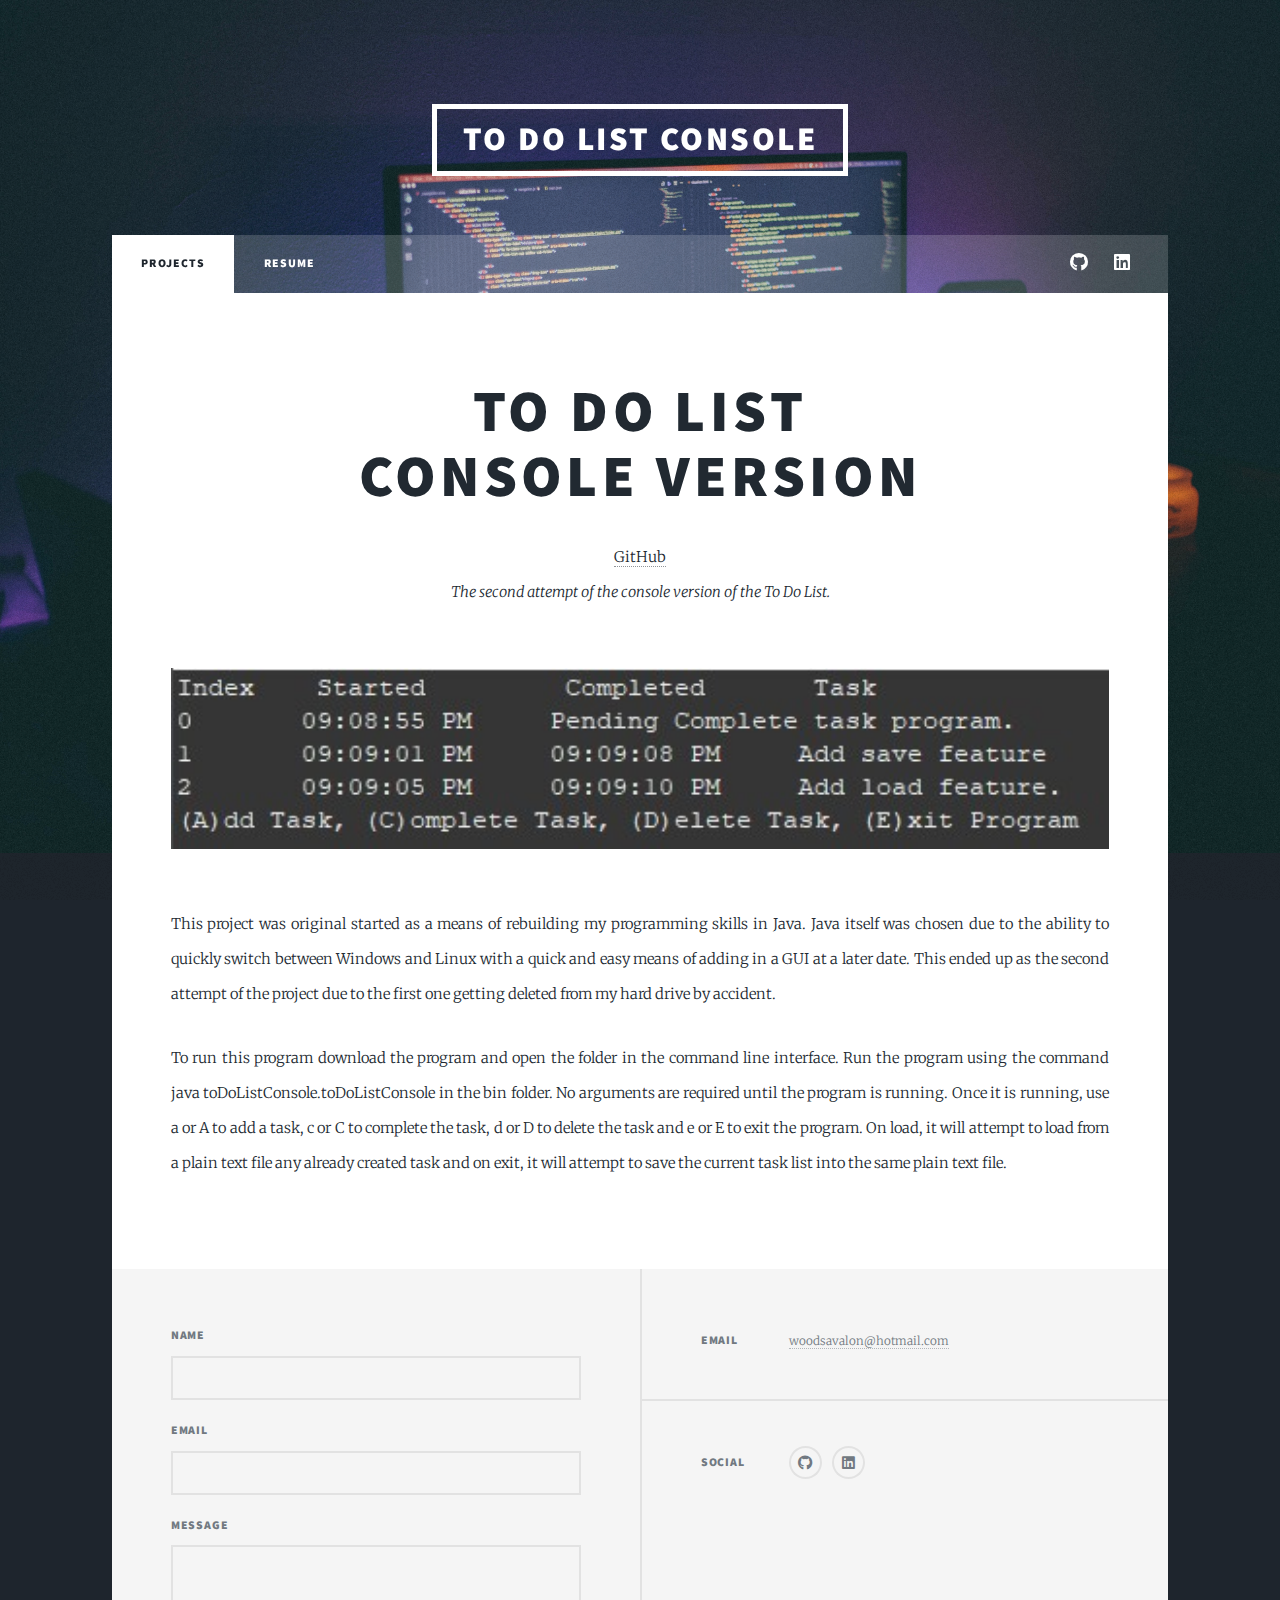
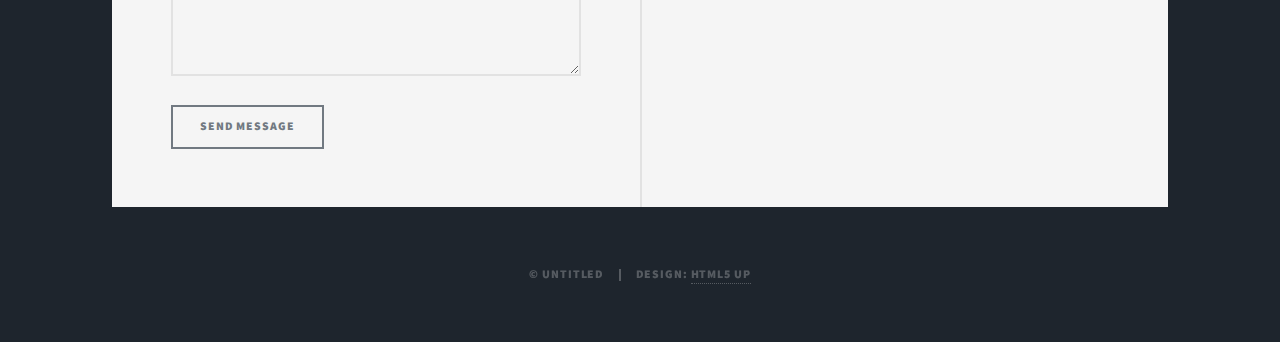
<file: projects/toDoListConsole/toDoListConsole.html>
<!DOCTYPE HTML>
<!--
	Massively by HTML5 UP
	html5up.net | @ajlkn
	Free for personal and commercial use under the CCA 3.0 license (html5up.net/license)
-->
<html>
	<head>
		<title>To Do List Console</title>
		<meta charset="utf-8" />
		<meta name="viewport" content="width=device-width, initial-scale=1, user-scalable=no" />
		<link rel="stylesheet" href="../../assets/css/main.css" />
		<noscript><link rel="stylesheet" href="../../assets/css/noscript.css" /></noscript>
	</head>
	<body class="is-preload">

		<!-- Wrapper -->
			<div id="wrapper">

				<!-- Header -->
					<header id="header">
						<a href="../../index.html" class="logo">To Do List Console</a>
					</header>

				<!-- Nav -->
					<nav id="nav">
						<ul class="links">
							<li class="active"><a href="../../index.html">Projects</a></li>
							<li><a href="../../resume.html">Resume</a></li>
						</ul>
						<ul class="icons">
							<li><a href="https://github.com/WoodsAvalon" class="icon brands fa-github"><span class="label">GitHub</span></a></li>
							<li><a href="https://www.linkedin.com/in/chris-phillips-25895ab8/" class="icon brands fa-linkedin"><span class="label">LinkedIn</span></a></li>
						</ul>
					</nav>

				<!-- Main -->
					<div id="main">

						<!-- Post -->
							<section class="post">
								<header class="major">
									<h1>To Do List<br />
									Console Version</h1>
									<a href="https://github.com/WoodsAvalon/toDoListConsole/">GitHub</a>
									<p>The second attempt of the console version of the To Do List.</p>
								</header>
								<div class="image main"><img src="toDoListConsole.jpg" alt="" /></div>
								<p>This project was original started as a means of rebuilding my programming skills in Java. Java itself was chosen due to the ability to quickly switch between Windows and Linux with a quick and easy means of adding in a GUI at a later date. This ended up as the second attempt of the project due to the first one getting deleted from my hard drive by accident.</p>
								<p>To run this program download the program and open the folder in the command line interface. Run the program using the command java toDoListConsole.toDoListConsole in the bin folder. No arguments are required until the program is running. Once it is running, use a or A to add a task, c or C to complete the task, d or D to delete the task and e or E to exit the program. On load, it will attempt to load from a plain text file any already created task and on exit, it will attempt to save the current task list into the same plain text file. </p>
							</section>

					</div>

				<!-- Footer -->
				<footer id="footer">
					<section>
						<form method="post" action="mailto:woodsavalon@hotmail.com" enctype="multipart/form-data" name="PortfolioContact">
							<div class="fields">
								<div class="field">
									<label for="name">Name</label>
									<input type="text" name="name" id="name" />
								</div>
								<div class="field">
									<label for="email">Email</label>
									<input type="text" name="email" id="email" />
								</div>
								<div class="field">
									<label for="message">Message</label>
									<textarea name="message" id="message" rows="3"></textarea>
								</div>
							</div>
							<ul class="actions">
								<li><input type="submit" value="Send Message" /></li>
							</ul>
						</form>
					</section>
					<section class="split contact">
						<section>
							<h3>Email</h3>
							<p><a href="mailto:woodsavalon@hotmail.com">woodsavalon@hotmail.com</a></p>
						</section>
						<section>
							<h3>Social</h3>
							<ul class="icons alt">
								<li><a href="https://github.com/WoodsAvalon" class="icon brands alt fa-github"><span class="label">GitHub</span></a></li>
								<li><a href="https://www.linkedin.com/in/chris-phillips-25895ab8/" class="icon brands fa-linkedin"><span class="label">LinkedIn</span></a></li>
							</ul>
						</section>
					</section>
				</footer>

				<!-- Copyright -->
					<div id="copyright">
						<ul><li>&copy; Untitled</li><li>Design: <a href="https://html5up.net">HTML5 UP</a></li></ul>
					</div>

			</div>

		<!-- Scripts -->
			<script src="../../assets/js/jquery.min.js"></script>
			<script src="../../assets/js/jquery.scrollex.min.js"></script>
			<script src="../../assets/js/jquery.scrolly.min.js"></script>
			<script src="../../assets/js/browser.min.js"></script>
			<script src="../../assets/js/breakpoints.min.js"></script>
			<script src="../../assets/js/util.js"></script>
			<script src="../../assets/js/main.js"></script>

	</body>
</html>
</file>
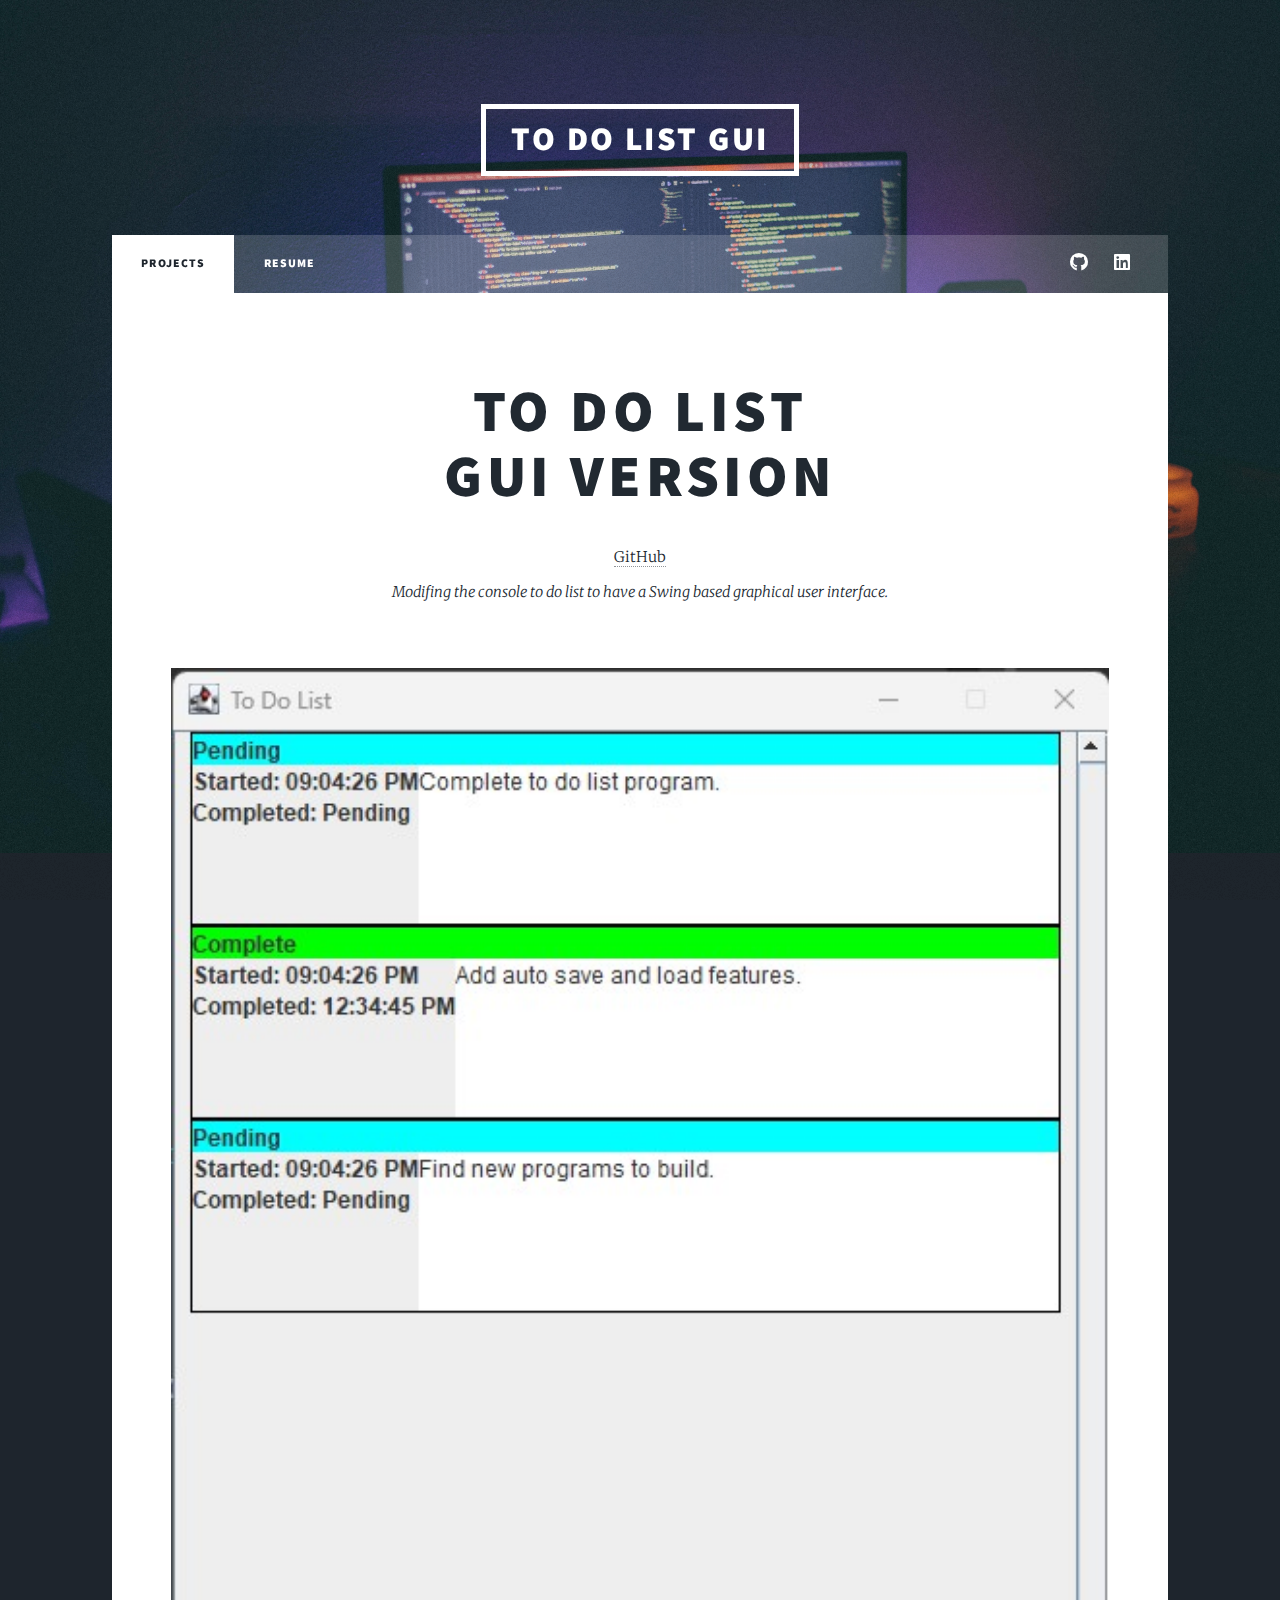
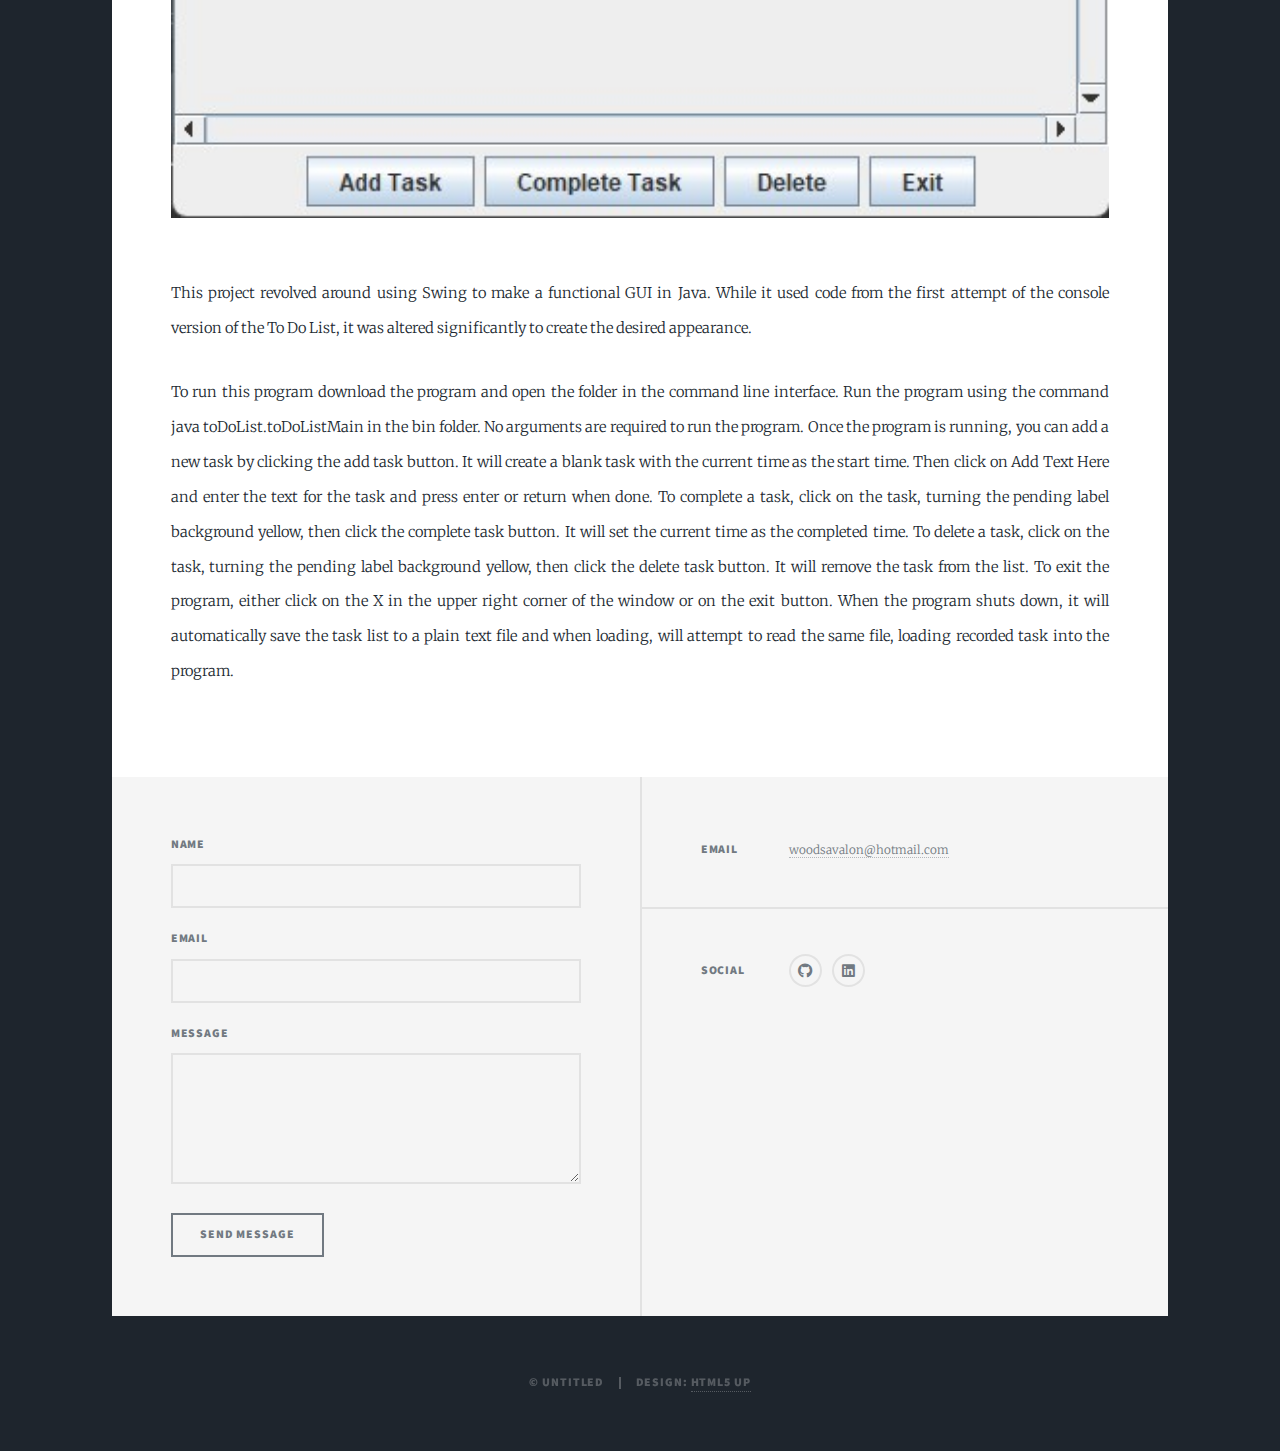
<file: projects/toDoListGUI/toDoListGUI.html>
<!DOCTYPE HTML>
<!--
	Massively by HTML5 UP
	html5up.net | @ajlkn
	Free for personal and commercial use under the CCA 3.0 license (html5up.net/license)
-->
<html>
	<head>
		<title>To Do List GUI</title>
		<meta charset="utf-8" />
		<meta name="viewport" content="width=device-width, initial-scale=1, user-scalable=no" />
		<link rel="stylesheet" href="../../assets/css/main.css" />
		<noscript><link rel="stylesheet" href="../../assets/css/noscript.css" /></noscript>
	</head>
	<body class="is-preload">

		<!-- Wrapper -->
			<div id="wrapper">

				<!-- Header -->
					<header id="header">
						<a href="../../index.html" class="logo">To Do List GUI</a>
					</header>

				<!-- Nav -->
					<nav id="nav">
						<ul class="links">
							<li class="active"><a href="../../index.html">Projects</a></li>
							<li><a href="../../resume.html">Resume</a></li>
						</ul>
						<ul class="icons">
							<li><a href="https://github.com/WoodsAvalon" class="icon brands fa-github"><span class="label">GitHub</span></a></li>
							<li><a href="https://www.linkedin.com/in/chris-phillips-25895ab8/" class="icon brands fa-linkedin"><span class="label">LinkedIn</span></a></li>
						</ul>
					</nav>

				<!-- Main -->
					<div id="main">

						<!-- Post -->
							<section class="post">
								<header class="major">
									<h1>To Do List<br />
									GUI Version</h1>
									<a href="https://github.com/WoodsAvalon/toDoListGUI">GitHub</a>
									<p>Modifing the console to do list to have a Swing based graphical user interface.</p>
								</header>
								<div class="image main"><img src="toDoListGUI.jpg" alt="" /></div>
								<p>This project revolved around using Swing to make a functional GUI in Java. While it used code from the first attempt of the console version of the To Do List, it was altered significantly to create the desired appearance.</p>
								<p>To run this program download the program and open the folder in the command line interface. Run the program using the command java toDoList.toDoListMain in the bin folder. No arguments are required to run the program. Once the program is running, you can add a new task by clicking the add task button. It will create a blank task with the current time as the start time. Then click on Add Text Here and enter the text for the task and press enter or return when done. To complete a task, click on the task, turning the pending label background yellow, then click the complete task button. It will set the current time as the completed time. To delete a task, click on the task, turning the pending label background yellow, then click the delete task button. It will remove the task from the list. To exit the program, either click on the X in the upper right corner of the window or on the exit button. When the program shuts down, it will automatically save the task list to a plain text file and when loading, will attempt to read the same file, loading recorded task into the program.</p>
							</section>

					</div>

				<!-- Footer -->
				<footer id="footer">
					<section>
						<form method="post" action="mailto:woodsavalon@hotmail.com" enctype="multipart/form-data" name="PortfolioContact">
							<div class="fields">
								<div class="field">
									<label for="name">Name</label>
									<input type="text" name="name" id="name" />
								</div>
								<div class="field">
									<label for="email">Email</label>
									<input type="text" name="email" id="email" />
								</div>
								<div class="field">
									<label for="message">Message</label>
									<textarea name="message" id="message" rows="3"></textarea>
								</div>
							</div>
							<ul class="actions">
								<li><input type="submit" value="Send Message" /></li>
							</ul>
						</form>
					</section>
					<section class="split contact">
						<section>
							<h3>Email</h3>
							<p><a href="mailto:woodsavalon@hotmail.com">woodsavalon@hotmail.com</a></p>
						</section>
						<section>
							<h3>Social</h3>
							<ul class="icons alt">
								<li><a href="https://github.com/WoodsAvalon" class="icon brands alt fa-github"><span class="label">GitHub</span></a></li>
								<li><a href="https://www.linkedin.com/in/chris-phillips-25895ab8/" class="icon brands fa-linkedin"><span class="label">LinkedIn</span></a></li>
							</ul>
						</section>
					</section>
				</footer>

				<!-- Copyright -->
					<div id="copyright">
						<ul><li>&copy; Untitled</li><li>Design: <a href="https://html5up.net">HTML5 UP</a></li></ul>
					</div>

			</div>

		<!-- Scripts -->
			<script src="../../assets/js/jquery.min.js"></script>
			<script src="../../assets/js/jquery.scrollex.min.js"></script>
			<script src="../../assets/js/jquery.scrolly.min.js"></script>
			<script src="../../assets/js/browser.min.js"></script>
			<script src="../../assets/js/breakpoints.min.js"></script>
			<script src="../../assets/js/util.js"></script>
			<script src="../../assets/js/main.js"></script>

	</body>
</html>
</file>
<file: projects/Sudoku/css/sudoku.css>
body {
    font-family: Arial, Helvetica, sans-serif;
    text-align: center;
}

hr {
    width:500px;
}

#errors {
    color: coral;
}

#board {
    width: 450px;
    height: 450px;

    margin: 0 auto;
    display: flex;
    flex-wrap: wrap;
}

.tile {
    width: 48px;
    height: 48px;
    border: 1px solid lightgray;

    /* Text */
    font-size: 20px;
    font-weight: bold;
    display: flex;
    justify-content: center;
    align-items: center;
}

#digits {
    width: 450px;
    height: 50px;

    margin: 0 auto;
    display: flex;
    flex-wrap: wrap;
}

#instructions {
    width: 450px;
    
    margin: 0 auto;
    display: flex;
    flex-wrap: wrap;
}

.number {
    
    width: 44px;
    height: 44px;
    border: 1px solid black;
    margin: 2px;

    /* Text */
    font-size: 20px;
    font-weight: bold;
    display: flex;
    justify-content: center;
    align-items: center;
}

.number-selected {
    background-color: gray;
}

.tile-start {
    background-color: whitesmoke;
}

.horizontal-line {
    border-bottom: 1px solid black;
}

.vertical-line {
    border-right: 1px solid black;
}
</file>
<file: assets/css/main.css>
@import url(fontawesome-all.min.css);
@import url("https://fonts.googleapis.com/css?family=Merriweather:300,700,300italic,700italic|Source+Sans+Pro:900");

/*
	Massively by HTML5 UP
	html5up.net | @ajlkn
	Free for personal and commercial use under the CCA 3.0 license (html5up.net/license)
*/

html, body, div, span, applet, object,
iframe, h1, h2, h3, h4, h5, h6, p, blockquote,
pre, a, abbr, acronym, address, big, cite,
code, del, dfn, em, img, ins, kbd, q, s, samp,
small, strike, strong, sub, sup, tt, var, b,
u, i, center, dl, dt, dd, ol, ul, li, fieldset,
form, label, legend, table, caption, tbody,
tfoot, thead, tr, th, td, article, aside,
canvas, details, embed, figure, figcaption,
footer, header, hgroup, menu, nav, output, ruby,
section, summary, time, mark, audio, video {
	margin: 0;
	padding: 0;
	border: 0;
	font-size: 100%;
	font: inherit;
	vertical-align: baseline;}

article, aside, details, figcaption, figure,
footer, header, hgroup, menu, nav, section {
	display: block;}

body {
	line-height: 1;
}

ol, ul {
	list-style: none;
}

blockquote, q {
	quotes: none;
}

	blockquote:before, blockquote:after, q:before, q:after {
		content: '';
		content: none;
	}

table {
	border-collapse: collapse;
	border-spacing: 0;
}

body {
	-webkit-text-size-adjust: none;
}

mark {
	background-color: transparent;
	color: inherit;
}

input::-moz-focus-inner {
	border: 0;
	padding: 0;
}

input, select, textarea {
	-moz-appearance: none;
	-webkit-appearance: none;
	-ms-appearance: none;
	appearance: none;
}

/* Basic */

	@-ms-viewport {
		width: device-width;
	}

	body {
		-ms-overflow-style: scrollbar;
	}

	@media screen and (max-width: 480px) {

		html, body {
			min-width: 320px;
		}

	}

	html {
		box-sizing: border-box;
	}

	*, *:before, *:after {
		box-sizing: inherit;
	}

	body {
		background-color: #1e252d;
	}

		body.is-preload *, body.is-preload *:before, body.is-preload *:after {
			-moz-animation: none !important;
			-webkit-animation: none !important;
			-ms-animation: none !important;
			animation: none !important;
			-moz-transition: none !important;
			-webkit-transition: none !important;
			-ms-transition: none !important;
			transition: none !important;
		}

/* Type */

	html {
		font-size: 16pt;
	}

		@media screen and (max-width: 1680px) {

			html {
				font-size: 12pt;
			}

		}

		@media screen and (max-width: 1280px) {

			html {
				font-size: 11pt;
			}

		}

		@media screen and (max-width: 360px) {

			html {
				font-size: 10pt;
			}

		}

	body {
		color: #212931;
	}

	body, input, select, textarea {
		font-family: "Merriweather", Georgia, serif;
		font-weight: 300;
		font-size: 1rem;
		line-height: 2.375;
	}

	a {
		-moz-transition: color 0.2s ease-in-out, background-color 0.2s ease-in-out, border-color 0.2s ease-in-out, box-shadow 0.2s ease-in-out;
		-webkit-transition: color 0.2s ease-in-out, background-color 0.2s ease-in-out, border-color 0.2s ease-in-out, box-shadow 0.2s ease-in-out;
		-ms-transition: color 0.2s ease-in-out, background-color 0.2s ease-in-out, border-color 0.2s ease-in-out, box-shadow 0.2s ease-in-out;
		transition: color 0.2s ease-in-out, background-color 0.2s ease-in-out, border-color 0.2s ease-in-out, box-shadow 0.2s ease-in-out;
		border-bottom: dotted 1px;
		text-decoration: none;
	}

		a:hover {
			border-bottom-color: transparent;
		}

	strong, b {
		font-weight: 600;
	}

	em, i {
		font-style: italic;
	}

	p {
		text-align: justify;
		margin: 0 0 2rem 0;
	}

	h1, h2, h3, h4, h5, h6 {
		font-family: "Source Sans Pro", Helvetica, sans-serif;
		font-weight: 900;
		line-height: 1.5;
		letter-spacing: 0.075em;
		text-transform: uppercase;
		margin: 0 0 1rem 0;
	}

		h1 a, h2 a, h3 a, h4 a, h5 a, h6 a {
			border-bottom: 0;
			color: inherit;
			text-decoration: none;
		}

	h1 {
		font-size: 4rem;
		line-height: 1.1;
		margin: 0 0 2rem 0;
	}

	h2 {
		font-size: 1.75rem;
		line-height: 1.3;
		margin: 0 0 1.5rem 0;
	}

	h3 {
		font-size: 1.25rem;
		margin: 0 0 1.5rem 0;
	}

	h4 {
		font-size: 1rem;
	}

	h5 {
		font-size: 0.9rem;
	}

	h6 {
		font-size: 0.8rem;
	}

	sub {
		font-size: 0.8rem;
		position: relative;
		top: 0.5rem;
	}

	sup {
		font-size: 0.8rem;
		position: relative;
		top: -0.5rem;
	}

	blockquote {
		border-left: solid 4px;
		font-style: italic;
		margin: 0 0 2rem 0;
		padding: 0.5rem 0 0.5rem 2rem;
	}

	code {
		border: solid 2px;
		font-family: "Courier New", monospace;
		font-size: 0.9rem;
		margin: 0 0.25rem;
		padding: 0.25rem 0.65rem;
	}

	pre {
		-webkit-overflow-scrolling: touch;
		font-family: "Courier New", monospace;
		font-size: 0.9rem;
		margin: 0 0 2rem 0;
	}

		pre code {
			display: block;
			line-height: 1.75;
			padding: 1rem 1.5rem;
			overflow-x: auto;
		}

	hr {
		border: 0;
		border-bottom: solid 2px;
		margin: 3rem 0;
	}

		hr.major {
			margin: 5rem 0;
		}

	.align-left {
		text-align: left;
	}

	.align-center {
		text-align: center;
	}

	.align-right {
		text-align: right;
	}

	input, select, textarea {
		color: #212931;
	}

	a {
		color: #212931;
		border-bottom-color: rgba(33, 41, 49, 0.5);
	}

		a:hover {
			border-bottom-color: transparent;
			color: #18bfef !important;
		}

	strong, b {
		color: #212931;
	}

	h1, h2, h3, h4, h5, h6 {
		color: #212931;
	}

	blockquote {
		border-left-color: #eeeeee;
	}

	code {
		background: rgba(220, 220, 220, 0.25);
		border-color: #eeeeee;
	}

	hr {
		border-bottom-color: #eeeeee;
	}

/* Row */

	.row {
		display: flex;
		flex-wrap: wrap;
		box-sizing: border-box;
		align-items: stretch;
	}

		.row > * {
			box-sizing: border-box;
		}

		.row.gtr-uniform > * > :last-child {
			margin-bottom: 0;
		}

		.row.aln-left {
			justify-content: flex-start;
		}

		.row.aln-center {
			justify-content: center;
		}

		.row.aln-right {
			justify-content: flex-end;
		}

		.row.aln-top {
			align-items: flex-start;
		}

		.row.aln-middle {
			align-items: center;
		}

		.row.aln-bottom {
			align-items: flex-end;
		}

		.row > .imp {
			order: -1;
		}

		.row > .col-1 {
			width: 8.33333%;
		}

		.row > .off-1 {
			margin-left: 8.33333%;
		}

		.row > .col-2 {
			width: 16.66667%;
		}

		.row > .off-2 {
			margin-left: 16.66667%;
		}

		.row > .col-3 {
			width: 25%;
		}

		.row > .off-3 {
			margin-left: 25%;
		}

		.row > .col-4 {
			width: 33.33333%;
		}

		.row > .off-4 {
			margin-left: 33.33333%;
		}

		.row > .col-5 {
			width: 41.66667%;
		}

		.row > .off-5 {
			margin-left: 41.66667%;
		}

		.row > .col-6 {
			width: 50%;
		}

		.row > .off-6 {
			margin-left: 50%;
		}

		.row > .col-7 {
			width: 58.33333%;
		}

		.row > .off-7 {
			margin-left: 58.33333%;
		}

		.row > .col-8 {
			width: 66.66667%;
		}

		.row > .off-8 {
			margin-left: 66.66667%;
		}

		.row > .col-9 {
			width: 75%;
		}

		.row > .off-9 {
			margin-left: 75%;
		}

		.row > .col-10 {
			width: 83.33333%;
		}

		.row > .off-10 {
			margin-left: 83.33333%;
		}

		.row > .col-11 {
			width: 91.66667%;
		}

		.row > .off-11 {
			margin-left: 91.66667%;
		}

		.row > .col-12 {
			width: 100%;
		}

		.row > .off-12 {
			margin-left: 100%;
		}

		.row.gtr-0 {
			margin-top: 0;
			margin-left: 0rem;
		}

			.row.gtr-0 > * {
				padding: 0 0 0 0rem;
			}

			.row.gtr-0.gtr-uniform {
				margin-top: 0rem;
			}

				.row.gtr-0.gtr-uniform > * {
					padding-top: 0rem;
				}

		.row.gtr-25 {
			margin-top: 0;
			margin-left: -0.375rem;
		}

			.row.gtr-25 > * {
				padding: 0 0 0 0.375rem;
			}

			.row.gtr-25.gtr-uniform {
				margin-top: -0.375rem;
			}

				.row.gtr-25.gtr-uniform > * {
					padding-top: 0.375rem;
				}

		.row.gtr-50 {
			margin-top: 0;
			margin-left: -0.75rem;
		}

			.row.gtr-50 > * {
				padding: 0 0 0 0.75rem;
			}

			.row.gtr-50.gtr-uniform {
				margin-top: -0.75rem;
			}

				.row.gtr-50.gtr-uniform > * {
					padding-top: 0.75rem;
				}

		.row {
			margin-top: 0;
			margin-left: -1.5rem;
		}

			.row > * {
				padding: 0 0 0 1.5rem;
			}

			.row.gtr-uniform {
				margin-top: -1.5rem;
			}

				.row.gtr-uniform > * {
					padding-top: 1.5rem;
				}

		.row.gtr-150 {
			margin-top: 0;
			margin-left: -2.25rem;
		}

			.row.gtr-150 > * {
				padding: 0 0 0 2.25rem;
			}

			.row.gtr-150.gtr-uniform {
				margin-top: -2.25rem;
			}

				.row.gtr-150.gtr-uniform > * {
					padding-top: 2.25rem;
				}

		.row.gtr-200 {
			margin-top: 0;
			margin-left: -3rem;
		}

			.row.gtr-200 > * {
				padding: 0 0 0 3rem;
			}

			.row.gtr-200.gtr-uniform {
				margin-top: -3rem;
			}

				.row.gtr-200.gtr-uniform > * {
					padding-top: 3rem;
				}

		@media screen and (max-width: 1680px) {

			.row {
				display: flex;
				flex-wrap: wrap;
				box-sizing: border-box;
				align-items: stretch;
			}

				.row > * {
					box-sizing: border-box;
				}

				.row.gtr-uniform > * > :last-child {
					margin-bottom: 0;
				}

				.row.aln-left {
					justify-content: flex-start;
				}

				.row.aln-center {
					justify-content: center;
				}

				.row.aln-right {
					justify-content: flex-end;
				}

				.row.aln-top {
					align-items: flex-start;
				}

				.row.aln-middle {
					align-items: center;
				}

				.row.aln-bottom {
					align-items: flex-end;
				}

				.row > .imp-xlarge {
					order: -1;
				}

				.row > .col-1-xlarge {
					width: 8.33333%;
				}

				.row > .off-1-xlarge {
					margin-left: 8.33333%;
				}

				.row > .col-2-xlarge {
					width: 16.66667%;
				}

				.row > .off-2-xlarge {
					margin-left: 16.66667%;
				}

				.row > .col-3-xlarge {
					width: 25%;
				}

				.row > .off-3-xlarge {
					margin-left: 25%;
				}

				.row > .col-4-xlarge {
					width: 33.33333%;
				}

				.row > .off-4-xlarge {
					margin-left: 33.33333%;
				}

				.row > .col-5-xlarge {
					width: 41.66667%;
				}

				.row > .off-5-xlarge {
					margin-left: 41.66667%;
				}

				.row > .col-6-xlarge {
					width: 50%;
				}

				.row > .off-6-xlarge {
					margin-left: 50%;
				}

				.row > .col-7-xlarge {
					width: 58.33333%;
				}

				.row > .off-7-xlarge {
					margin-left: 58.33333%;
				}

				.row > .col-8-xlarge {
					width: 66.66667%;
				}

				.row > .off-8-xlarge {
					margin-left: 66.66667%;
				}

				.row > .col-9-xlarge {
					width: 75%;
				}

				.row > .off-9-xlarge {
					margin-left: 75%;
				}

				.row > .col-10-xlarge {
					width: 83.33333%;
				}

				.row > .off-10-xlarge {
					margin-left: 83.33333%;
				}

				.row > .col-11-xlarge {
					width: 91.66667%;
				}

				.row > .off-11-xlarge {
					margin-left: 91.66667%;
				}

				.row > .col-12-xlarge {
					width: 100%;
				}

				.row > .off-12-xlarge {
					margin-left: 100%;
				}

				.row.gtr-0 {
					margin-top: 0;
					margin-left: 0rem;
				}

					.row.gtr-0 > * {
						padding: 0 0 0 0rem;
					}

					.row.gtr-0.gtr-uniform {
						margin-top: 0rem;
					}

						.row.gtr-0.gtr-uniform > * {
							padding-top: 0rem;
						}

				.row.gtr-25 {
					margin-top: 0;
					margin-left: -0.375rem;
				}

					.row.gtr-25 > * {
						padding: 0 0 0 0.375rem;
					}

					.row.gtr-25.gtr-uniform {
						margin-top: -0.375rem;
					}

						.row.gtr-25.gtr-uniform > * {
							padding-top: 0.375rem;
						}

				.row.gtr-50 {
					margin-top: 0;
					margin-left: -0.75rem;
				}

					.row.gtr-50 > * {
						padding: 0 0 0 0.75rem;
					}

					.row.gtr-50.gtr-uniform {
						margin-top: -0.75rem;
					}

						.row.gtr-50.gtr-uniform > * {
							padding-top: 0.75rem;
						}

				.row {
					margin-top: 0;
					margin-left: -1.5rem;
				}

					.row > * {
						padding: 0 0 0 1.5rem;
					}

					.row.gtr-uniform {
						margin-top: -1.5rem;
					}

						.row.gtr-uniform > * {
							padding-top: 1.5rem;
						}

				.row.gtr-150 {
					margin-top: 0;
					margin-left: -2.25rem;
				}

					.row.gtr-150 > * {
						padding: 0 0 0 2.25rem;
					}

					.row.gtr-150.gtr-uniform {
						margin-top: -2.25rem;
					}

						.row.gtr-150.gtr-uniform > * {
							padding-top: 2.25rem;
						}

				.row.gtr-200 {
					margin-top: 0;
					margin-left: -3rem;
				}

					.row.gtr-200 > * {
						padding: 0 0 0 3rem;
					}

					.row.gtr-200.gtr-uniform {
						margin-top: -3rem;
					}

						.row.gtr-200.gtr-uniform > * {
							padding-top: 3rem;
						}

		}

		@media screen and (max-width: 1280px) {

			.row {
				display: flex;
				flex-wrap: wrap;
				box-sizing: border-box;
				align-items: stretch;
			}

				.row > * {
					box-sizing: border-box;
				}

				.row.gtr-uniform > * > :last-child {
					margin-bottom: 0;
				}

				.row.aln-left {
					justify-content: flex-start;
				}

				.row.aln-center {
					justify-content: center;
				}

				.row.aln-right {
					justify-content: flex-end;
				}

				.row.aln-top {
					align-items: flex-start;
				}

				.row.aln-middle {
					align-items: center;
				}

				.row.aln-bottom {
					align-items: flex-end;
				}

				.row > .imp-large {
					order: -1;
				}

				.row > .col-1-large {
					width: 8.33333%;
				}

				.row > .off-1-large {
					margin-left: 8.33333%;
				}

				.row > .col-2-large {
					width: 16.66667%;
				}

				.row > .off-2-large {
					margin-left: 16.66667%;
				}

				.row > .col-3-large {
					width: 25%;
				}

				.row > .off-3-large {
					margin-left: 25%;
				}

				.row > .col-4-large {
					width: 33.33333%;
				}

				.row > .off-4-large {
					margin-left: 33.33333%;
				}

				.row > .col-5-large {
					width: 41.66667%;
				}

				.row > .off-5-large {
					margin-left: 41.66667%;
				}

				.row > .col-6-large {
					width: 50%;
				}

				.row > .off-6-large {
					margin-left: 50%;
				}

				.row > .col-7-large {
					width: 58.33333%;
				}

				.row > .off-7-large {
					margin-left: 58.33333%;
				}

				.row > .col-8-large {
					width: 66.66667%;
				}

				.row > .off-8-large {
					margin-left: 66.66667%;
				}

				.row > .col-9-large {
					width: 75%;
				}

				.row > .off-9-large {
					margin-left: 75%;
				}

				.row > .col-10-large {
					width: 83.33333%;
				}

				.row > .off-10-large {
					margin-left: 83.33333%;
				}

				.row > .col-11-large {
					width: 91.66667%;
				}

				.row > .off-11-large {
					margin-left: 91.66667%;
				}

				.row > .col-12-large {
					width: 100%;
				}

				.row > .off-12-large {
					margin-left: 100%;
				}

				.row.gtr-0 {
					margin-top: 0;
					margin-left: 0rem;
				}

					.row.gtr-0 > * {
						padding: 0 0 0 0rem;
					}

					.row.gtr-0.gtr-uniform {
						margin-top: 0rem;
					}

						.row.gtr-0.gtr-uniform > * {
							padding-top: 0rem;
						}

				.row.gtr-25 {
					margin-top: 0;
					margin-left: -0.375rem;
				}

					.row.gtr-25 > * {
						padding: 0 0 0 0.375rem;
					}

					.row.gtr-25.gtr-uniform {
						margin-top: -0.375rem;
					}

						.row.gtr-25.gtr-uniform > * {
							padding-top: 0.375rem;
						}

				.row.gtr-50 {
					margin-top: 0;
					margin-left: -0.75rem;
				}

					.row.gtr-50 > * {
						padding: 0 0 0 0.75rem;
					}

					.row.gtr-50.gtr-uniform {
						margin-top: -0.75rem;
					}

						.row.gtr-50.gtr-uniform > * {
							padding-top: 0.75rem;
						}

				.row {
					margin-top: 0;
					margin-left: -1.5rem;
				}

					.row > * {
						padding: 0 0 0 1.5rem;
					}

					.row.gtr-uniform {
						margin-top: -1.5rem;
					}

						.row.gtr-uniform > * {
							padding-top: 1.5rem;
						}

				.row.gtr-150 {
					margin-top: 0;
					margin-left: -2.25rem;
				}

					.row.gtr-150 > * {
						padding: 0 0 0 2.25rem;
					}

					.row.gtr-150.gtr-uniform {
						margin-top: -2.25rem;
					}

						.row.gtr-150.gtr-uniform > * {
							padding-top: 2.25rem;
						}

				.row.gtr-200 {
					margin-top: 0;
					margin-left: -3rem;
				}

					.row.gtr-200 > * {
						padding: 0 0 0 3rem;
					}

					.row.gtr-200.gtr-uniform {
						margin-top: -3rem;
					}

						.row.gtr-200.gtr-uniform > * {
							padding-top: 3rem;
						}

		}

		@media screen and (max-width: 980px) {

			.row {
				display: flex;
				flex-wrap: wrap;
				box-sizing: border-box;
				align-items: stretch;
			}

				.row > * {
					box-sizing: border-box;
				}

				.row.gtr-uniform > * > :last-child {
					margin-bottom: 0;
				}

				.row.aln-left {
					justify-content: flex-start;
				}

				.row.aln-center {
					justify-content: center;
				}

				.row.aln-right {
					justify-content: flex-end;
				}

				.row.aln-top {
					align-items: flex-start;
				}

				.row.aln-middle {
					align-items: center;
				}

				.row.aln-bottom {
					align-items: flex-end;
				}

				.row > .imp-medium {
					order: -1;
				}

				.row > .col-1-medium {
					width: 8.33333%;
				}

				.row > .off-1-medium {
					margin-left: 8.33333%;
				}

				.row > .col-2-medium {
					width: 16.66667%;
				}

				.row > .off-2-medium {
					margin-left: 16.66667%;
				}

				.row > .col-3-medium {
					width: 25%;
				}

				.row > .off-3-medium {
					margin-left: 25%;
				}

				.row > .col-4-medium {
					width: 33.33333%;
				}

				.row > .off-4-medium {
					margin-left: 33.33333%;
				}

				.row > .col-5-medium {
					width: 41.66667%;
				}

				.row > .off-5-medium {
					margin-left: 41.66667%;
				}

				.row > .col-6-medium {
					width: 50%;
				}

				.row > .off-6-medium {
					margin-left: 50%;
				}

				.row > .col-7-medium {
					width: 58.33333%;
				}

				.row > .off-7-medium {
					margin-left: 58.33333%;
				}

				.row > .col-8-medium {
					width: 66.66667%;
				}

				.row > .off-8-medium {
					margin-left: 66.66667%;
				}

				.row > .col-9-medium {
					width: 75%;
				}

				.row > .off-9-medium {
					margin-left: 75%;
				}

				.row > .col-10-medium {
					width: 83.33333%;
				}

				.row > .off-10-medium {
					margin-left: 83.33333%;
				}

				.row > .col-11-medium {
					width: 91.66667%;
				}

				.row > .off-11-medium {
					margin-left: 91.66667%;
				}

				.row > .col-12-medium {
					width: 100%;
				}

				.row > .off-12-medium {
					margin-left: 100%;
				}

				.row.gtr-0 {
					margin-top: 0;
					margin-left: 0rem;
				}

					.row.gtr-0 > * {
						padding: 0 0 0 0rem;
					}

					.row.gtr-0.gtr-uniform {
						margin-top: 0rem;
					}

						.row.gtr-0.gtr-uniform > * {
							padding-top: 0rem;
						}

				.row.gtr-25 {
					margin-top: 0;
					margin-left: -0.375rem;
				}

					.row.gtr-25 > * {
						padding: 0 0 0 0.375rem;
					}

					.row.gtr-25.gtr-uniform {
						margin-top: -0.375rem;
					}

						.row.gtr-25.gtr-uniform > * {
							padding-top: 0.375rem;
						}

				.row.gtr-50 {
					margin-top: 0;
					margin-left: -0.75rem;
				}

					.row.gtr-50 > * {
						padding: 0 0 0 0.75rem;
					}

					.row.gtr-50.gtr-uniform {
						margin-top: -0.75rem;
					}

						.row.gtr-50.gtr-uniform > * {
							padding-top: 0.75rem;
						}

				.row {
					margin-top: 0;
					margin-left: -1.5rem;
				}

					.row > * {
						padding: 0 0 0 1.5rem;
					}

					.row.gtr-uniform {
						margin-top: -1.5rem;
					}

						.row.gtr-uniform > * {
							padding-top: 1.5rem;
						}

				.row.gtr-150 {
					margin-top: 0;
					margin-left: -2.25rem;
				}

					.row.gtr-150 > * {
						padding: 0 0 0 2.25rem;
					}

					.row.gtr-150.gtr-uniform {
						margin-top: -2.25rem;
					}

						.row.gtr-150.gtr-uniform > * {
							padding-top: 2.25rem;
						}

				.row.gtr-200 {
					margin-top: 0;
					margin-left: -3rem;
				}

					.row.gtr-200 > * {
						padding: 0 0 0 3rem;
					}

					.row.gtr-200.gtr-uniform {
						margin-top: -3rem;
					}

						.row.gtr-200.gtr-uniform > * {
							padding-top: 3rem;
						}

		}

		@media screen and (max-width: 736px) {

			.row {
				display: flex;
				flex-wrap: wrap;
				box-sizing: border-box;
				align-items: stretch;
			}

				.row > * {
					box-sizing: border-box;
				}

				.row.gtr-uniform > * > :last-child {
					margin-bottom: 0;
				}

				.row.aln-left {
					justify-content: flex-start;
				}

				.row.aln-center {
					justify-content: center;
				}

				.row.aln-right {
					justify-content: flex-end;
				}

				.row.aln-top {
					align-items: flex-start;
				}

				.row.aln-middle {
					align-items: center;
				}

				.row.aln-bottom {
					align-items: flex-end;
				}

				.row > .imp-small {
					order: -1;
				}

				.row > .col-1-small {
					width: 8.33333%;
				}

				.row > .off-1-small {
					margin-left: 8.33333%;
				}

				.row > .col-2-small {
					width: 16.66667%;
				}

				.row > .off-2-small {
					margin-left: 16.66667%;
				}

				.row > .col-3-small {
					width: 25%;
				}

				.row > .off-3-small {
					margin-left: 25%;
				}

				.row > .col-4-small {
					width: 33.33333%;
				}

				.row > .off-4-small {
					margin-left: 33.33333%;
				}

				.row > .col-5-small {
					width: 41.66667%;
				}

				.row > .off-5-small {
					margin-left: 41.66667%;
				}

				.row > .col-6-small {
					width: 50%;
				}

				.row > .off-6-small {
					margin-left: 50%;
				}

				.row > .col-7-small {
					width: 58.33333%;
				}

				.row > .off-7-small {
					margin-left: 58.33333%;
				}

				.row > .col-8-small {
					width: 66.66667%;
				}

				.row > .off-8-small {
					margin-left: 66.66667%;
				}

				.row > .col-9-small {
					width: 75%;
				}

				.row > .off-9-small {
					margin-left: 75%;
				}

				.row > .col-10-small {
					width: 83.33333%;
				}

				.row > .off-10-small {
					margin-left: 83.33333%;
				}

				.row > .col-11-small {
					width: 91.66667%;
				}

				.row > .off-11-small {
					margin-left: 91.66667%;
				}

				.row > .col-12-small {
					width: 100%;
				}

				.row > .off-12-small {
					margin-left: 100%;
				}

				.row.gtr-0 {
					margin-top: 0;
					margin-left: 0rem;
				}

					.row.gtr-0 > * {
						padding: 0 0 0 0rem;
					}

					.row.gtr-0.gtr-uniform {
						margin-top: 0rem;
					}

						.row.gtr-0.gtr-uniform > * {
							padding-top: 0rem;
						}

				.row.gtr-25 {
					margin-top: 0;
					margin-left: -0.375rem;
				}

					.row.gtr-25 > * {
						padding: 0 0 0 0.375rem;
					}

					.row.gtr-25.gtr-uniform {
						margin-top: -0.375rem;
					}

						.row.gtr-25.gtr-uniform > * {
							padding-top: 0.375rem;
						}

				.row.gtr-50 {
					margin-top: 0;
					margin-left: -0.75rem;
				}

					.row.gtr-50 > * {
						padding: 0 0 0 0.75rem;
					}

					.row.gtr-50.gtr-uniform {
						margin-top: -0.75rem;
					}

						.row.gtr-50.gtr-uniform > * {
							padding-top: 0.75rem;
						}

				.row {
					margin-top: 0;
					margin-left: -1.5rem;
				}

					.row > * {
						padding: 0 0 0 1.5rem;
					}

					.row.gtr-uniform {
						margin-top: -1.5rem;
					}

						.row.gtr-uniform > * {
							padding-top: 1.5rem;
						}

				.row.gtr-150 {
					margin-top: 0;
					margin-left: -2.25rem;
				}

					.row.gtr-150 > * {
						padding: 0 0 0 2.25rem;
					}

					.row.gtr-150.gtr-uniform {
						margin-top: -2.25rem;
					}

						.row.gtr-150.gtr-uniform > * {
							padding-top: 2.25rem;
						}

				.row.gtr-200 {
					margin-top: 0;
					margin-left: -3rem;
				}

					.row.gtr-200 > * {
						padding: 0 0 0 3rem;
					}

					.row.gtr-200.gtr-uniform {
						margin-top: -3rem;
					}

						.row.gtr-200.gtr-uniform > * {
							padding-top: 3rem;
						}

		}

		@media screen and (max-width: 480px) {

			.row {
				display: flex;
				flex-wrap: wrap;
				box-sizing: border-box;
				align-items: stretch;
			}

				.row > * {
					box-sizing: border-box;
				}

				.row.gtr-uniform > * > :last-child {
					margin-bottom: 0;
				}

				.row.aln-left {
					justify-content: flex-start;
				}

				.row.aln-center {
					justify-content: center;
				}

				.row.aln-right {
					justify-content: flex-end;
				}

				.row.aln-top {
					align-items: flex-start;
				}

				.row.aln-middle {
					align-items: center;
				}

				.row.aln-bottom {
					align-items: flex-end;
				}

				.row > .imp-xsmall {
					order: -1;
				}

				.row > .col-1-xsmall {
					width: 8.33333%;
				}

				.row > .off-1-xsmall {
					margin-left: 8.33333%;
				}

				.row > .col-2-xsmall {
					width: 16.66667%;
				}

				.row > .off-2-xsmall {
					margin-left: 16.66667%;
				}

				.row > .col-3-xsmall {
					width: 25%;
				}

				.row > .off-3-xsmall {
					margin-left: 25%;
				}

				.row > .col-4-xsmall {
					width: 33.33333%;
				}

				.row > .off-4-xsmall {
					margin-left: 33.33333%;
				}

				.row > .col-5-xsmall {
					width: 41.66667%;
				}

				.row > .off-5-xsmall {
					margin-left: 41.66667%;
				}

				.row > .col-6-xsmall {
					width: 50%;
				}

				.row > .off-6-xsmall {
					margin-left: 50%;
				}

				.row > .col-7-xsmall {
					width: 58.33333%;
				}

				.row > .off-7-xsmall {
					margin-left: 58.33333%;
				}

				.row > .col-8-xsmall {
					width: 66.66667%;
				}

				.row > .off-8-xsmall {
					margin-left: 66.66667%;
				}

				.row > .col-9-xsmall {
					width: 75%;
				}

				.row > .off-9-xsmall {
					margin-left: 75%;
				}

				.row > .col-10-xsmall {
					width: 83.33333%;
				}

				.row > .off-10-xsmall {
					margin-left: 83.33333%;
				}

				.row > .col-11-xsmall {
					width: 91.66667%;
				}

				.row > .off-11-xsmall {
					margin-left: 91.66667%;
				}

				.row > .col-12-xsmall {
					width: 100%;
				}

				.row > .off-12-xsmall {
					margin-left: 100%;
				}

				.row.gtr-0 {
					margin-top: 0;
					margin-left: 0rem;
				}

					.row.gtr-0 > * {
						padding: 0 0 0 0rem;
					}

					.row.gtr-0.gtr-uniform {
						margin-top: 0rem;
					}

						.row.gtr-0.gtr-uniform > * {
							padding-top: 0rem;
						}

				.row.gtr-25 {
					margin-top: 0;
					margin-left: -0.375rem;
				}

					.row.gtr-25 > * {
						padding: 0 0 0 0.375rem;
					}

					.row.gtr-25.gtr-uniform {
						margin-top: -0.375rem;
					}

						.row.gtr-25.gtr-uniform > * {
							padding-top: 0.375rem;
						}

				.row.gtr-50 {
					margin-top: 0;
					margin-left: -0.75rem;
				}

					.row.gtr-50 > * {
						padding: 0 0 0 0.75rem;
					}

					.row.gtr-50.gtr-uniform {
						margin-top: -0.75rem;
					}

						.row.gtr-50.gtr-uniform > * {
							padding-top: 0.75rem;
						}

				.row {
					margin-top: 0;
					margin-left: -1.5rem;
				}

					.row > * {
						padding: 0 0 0 1.5rem;
					}

					.row.gtr-uniform {
						margin-top: -1.5rem;
					}

						.row.gtr-uniform > * {
							padding-top: 1.5rem;
						}

				.row.gtr-150 {
					margin-top: 0;
					margin-left: -2.25rem;
				}

					.row.gtr-150 > * {
						padding: 0 0 0 2.25rem;
					}

					.row.gtr-150.gtr-uniform {
						margin-top: -2.25rem;
					}

						.row.gtr-150.gtr-uniform > * {
							padding-top: 2.25rem;
						}

				.row.gtr-200 {
					margin-top: 0;
					margin-left: -3rem;
				}

					.row.gtr-200 > * {
						padding: 0 0 0 3rem;
					}

					.row.gtr-200.gtr-uniform {
						margin-top: -3rem;
					}

						.row.gtr-200.gtr-uniform > * {
							padding-top: 3rem;
						}

		}

		@media screen and (max-width: 360px) {

			.row {
				display: flex;
				flex-wrap: wrap;
				box-sizing: border-box;
				align-items: stretch;
			}

				.row > * {
					box-sizing: border-box;
				}

				.row.gtr-uniform > * > :last-child {
					margin-bottom: 0;
				}

				.row.aln-left {
					justify-content: flex-start;
				}

				.row.aln-center {
					justify-content: center;
				}

				.row.aln-right {
					justify-content: flex-end;
				}

				.row.aln-top {
					align-items: flex-start;
				}

				.row.aln-middle {
					align-items: center;
				}

				.row.aln-bottom {
					align-items: flex-end;
				}

				.row > .imp-xxsmall {
					order: -1;
				}

				.row > .col-1-xxsmall {
					width: 8.33333%;
				}

				.row > .off-1-xxsmall {
					margin-left: 8.33333%;
				}

				.row > .col-2-xxsmall {
					width: 16.66667%;
				}

				.row > .off-2-xxsmall {
					margin-left: 16.66667%;
				}

				.row > .col-3-xxsmall {
					width: 25%;
				}

				.row > .off-3-xxsmall {
					margin-left: 25%;
				}

				.row > .col-4-xxsmall {
					width: 33.33333%;
				}

				.row > .off-4-xxsmall {
					margin-left: 33.33333%;
				}

				.row > .col-5-xxsmall {
					width: 41.66667%;
				}

				.row > .off-5-xxsmall {
					margin-left: 41.66667%;
				}

				.row > .col-6-xxsmall {
					width: 50%;
				}

				.row > .off-6-xxsmall {
					margin-left: 50%;
				}

				.row > .col-7-xxsmall {
					width: 58.33333%;
				}

				.row > .off-7-xxsmall {
					margin-left: 58.33333%;
				}

				.row > .col-8-xxsmall {
					width: 66.66667%;
				}

				.row > .off-8-xxsmall {
					margin-left: 66.66667%;
				}

				.row > .col-9-xxsmall {
					width: 75%;
				}

				.row > .off-9-xxsmall {
					margin-left: 75%;
				}

				.row > .col-10-xxsmall {
					width: 83.33333%;
				}

				.row > .off-10-xxsmall {
					margin-left: 83.33333%;
				}

				.row > .col-11-xxsmall {
					width: 91.66667%;
				}

				.row > .off-11-xxsmall {
					margin-left: 91.66667%;
				}

				.row > .col-12-xxsmall {
					width: 100%;
				}

				.row > .off-12-xxsmall {
					margin-left: 100%;
				}

				.row.gtr-0 {
					margin-top: 0;
					margin-left: 0rem;
				}

					.row.gtr-0 > * {
						padding: 0 0 0 0rem;
					}

					.row.gtr-0.gtr-uniform {
						margin-top: 0rem;
					}

						.row.gtr-0.gtr-uniform > * {
							padding-top: 0rem;
						}

				.row.gtr-25 {
					margin-top: 0;
					margin-left: -0.375rem;
				}

					.row.gtr-25 > * {
						padding: 0 0 0 0.375rem;
					}

					.row.gtr-25.gtr-uniform {
						margin-top: -0.375rem;
					}

						.row.gtr-25.gtr-uniform > * {
							padding-top: 0.375rem;
						}

				.row.gtr-50 {
					margin-top: 0;
					margin-left: -0.75rem;
				}

					.row.gtr-50 > * {
						padding: 0 0 0 0.75rem;
					}

					.row.gtr-50.gtr-uniform {
						margin-top: -0.75rem;
					}

						.row.gtr-50.gtr-uniform > * {
							padding-top: 0.75rem;
						}

				.row {
					margin-top: 0;
					margin-left: -1.5rem;
				}

					.row > * {
						padding: 0 0 0 1.5rem;
					}

					.row.gtr-uniform {
						margin-top: -1.5rem;
					}

						.row.gtr-uniform > * {
							padding-top: 1.5rem;
						}

				.row.gtr-150 {
					margin-top: 0;
					margin-left: -2.25rem;
				}

					.row.gtr-150 > * {
						padding: 0 0 0 2.25rem;
					}

					.row.gtr-150.gtr-uniform {
						margin-top: -2.25rem;
					}

						.row.gtr-150.gtr-uniform > * {
							padding-top: 2.25rem;
						}

				.row.gtr-200 {
					margin-top: 0;
					margin-left: -3rem;
				}

					.row.gtr-200 > * {
						padding: 0 0 0 3rem;
					}

					.row.gtr-200.gtr-uniform {
						margin-top: -3rem;
					}

						.row.gtr-200.gtr-uniform > * {
							padding-top: 3rem;
						}

		}

/* Box */

	.box {
		border: solid 2px;
		margin-bottom: 2rem;
		padding: 1.5rem;
	}

		.box > :last-child,
		.box > :last-child > :last-child,
		.box > :last-child > :last-child > :last-child {
			margin-bottom: 0;
		}

		.box.alt {
			border: 0;
			border-radius: 0;
			padding: 0;
		}

	.box {
		border-color: #eeeeee;
	}

/* Button */

	input[type="submit"],
	input[type="reset"],
	input[type="button"],
	button,
	.button {
		-moz-appearance: none;
		-webkit-appearance: none;
		-ms-appearance: none;
		appearance: none;
		-moz-transition: background-color 0.2s ease-in-out, box-shadow 0.2s ease-in-out, color 0.2s ease-in-out;
		-webkit-transition: background-color 0.2s ease-in-out, box-shadow 0.2s ease-in-out, color 0.2s ease-in-out;
		-ms-transition: background-color 0.2s ease-in-out, box-shadow 0.2s ease-in-out, color 0.2s ease-in-out;
		transition: background-color 0.2s ease-in-out, box-shadow 0.2s ease-in-out, color 0.2s ease-in-out;
		border: 0;
		border-radius: 0;
		cursor: pointer;
		display: inline-block;
		font-family: "Source Sans Pro", Helvetica, sans-serif;
		font-size: 0.8rem;
		font-weight: 900;
		letter-spacing: 0.075em;
		height: 3rem;
		line-height: 3rem;
		padding: 0 2rem;
		text-align: center;
		text-decoration: none;
		text-transform: uppercase;
		white-space: nowrap;
	}

		input[type="submit"].icon:before,
		input[type="reset"].icon:before,
		input[type="button"].icon:before,
		button.icon:before,
		.button.icon:before {
			margin-right: 0.5rem;
		}

		input[type="submit"].icon.solo,
		input[type="reset"].icon.solo,
		input[type="button"].icon.solo,
		button.icon.solo,
		.button.icon.solo {
			position: relative;
			width: 4rem;
			height: 4rem;
			line-height: 4rem;
			border-radius: 4rem;
			text-indent: 4rem;
			overflow: hidden;
			padding: 0;
			white-space: nowrap;
		}

			input[type="submit"].icon.solo:before,
			input[type="reset"].icon.solo:before,
			input[type="button"].icon.solo:before,
			button.icon.solo:before,
			.button.icon.solo:before {
				position: absolute;
				display: block;
				top: 0;
				left: 0;
				width: inherit;
				height: inherit;
				line-height: inherit;
				font-size: 1.25rem;
				margin-right: 0;
				text-align: center;
				text-indent: 0;
			}

		input[type="submit"].fit,
		input[type="reset"].fit,
		input[type="button"].fit,
		button.fit,
		.button.fit {
			width: 100%;
		}

		input[type="submit"].small,
		input[type="reset"].small,
		input[type="button"].small,
		button.small,
		.button.small {
			font-size: 0.7rem;
			height: 2.5rem;
			line-height: 2.5rem;
			padding: 0 1.5rem;
		}

		input[type="submit"].large,
		input[type="reset"].large,
		input[type="button"].large,
		button.large,
		.button.large {
			font-size: 0.9rem;
			height: 3.5rem;
			line-height: 3.5rem;
			padding: 0 2.75rem;
		}

		@media screen and (max-width: 980px) {

			input[type="submit"],
			input[type="reset"],
			input[type="button"],
			button,
			.button {
				font-size: 0.9rem;
				height: 3.25rem;
				line-height: 3.25rem;
			}

				input[type="submit"].large,
				input[type="reset"].large,
				input[type="button"].large,
				button.large,
				.button.large {
					font-size: 1rem;
					height: 3.75rem;
					line-height: 3.75rem;
				}

		}

		input[type="submit"].disabled, input[type="submit"]:disabled,
		input[type="reset"].disabled,
		input[type="reset"]:disabled,
		input[type="button"].disabled,
		input[type="button"]:disabled,
		button.disabled,
		button:disabled,
		.button.disabled,
		.button:disabled {
			pointer-events: none;
			opacity: 0.25;
		}

	input[type="submit"],
	input[type="reset"],
	input[type="button"],
	button,
	.button {
		background-color: transparent;
		box-shadow: inset 0 0 0 2px #212931;
		color: #212931 !important;
	}

		input[type="submit"]:hover,
		input[type="reset"]:hover,
		input[type="button"]:hover,
		button:hover,
		.button:hover {
			box-shadow: inset 0 0 0 2px #18bfef;
			color: #18bfef !important;
		}

		input[type="submit"].primary,
		input[type="reset"].primary,
		input[type="button"].primary,
		button.primary,
		.button.primary {
			background-color: #212931;
			box-shadow: none;
			color: #ffffff !important;
		}

			input[type="submit"].primary:hover,
			input[type="reset"].primary:hover,
			input[type="button"].primary:hover,
			button.primary:hover,
			.button.primary:hover {
				background-color: #18bfef;
			}

/* Form */

	form {
		margin: 0 0 2rem 0;
	}

		form > :last-child {
			margin-bottom: 0;
		}

		form > .fields {
			display: -moz-flex;
			display: -webkit-flex;
			display: -ms-flex;
			display: flex;
			-moz-flex-wrap: wrap;
			-webkit-flex-wrap: wrap;
			-ms-flex-wrap: wrap;
			flex-wrap: wrap;
			width: calc(100% + 3rem);
			margin: -1.5rem 0 2rem -1.5rem;
		}

			form > .fields > .field {
				-moz-flex-grow: 0;
				-webkit-flex-grow: 0;
				-ms-flex-grow: 0;
				flex-grow: 0;
				-moz-flex-shrink: 0;
				-webkit-flex-shrink: 0;
				-ms-flex-shrink: 0;
				flex-shrink: 0;
				padding: 1.5rem 0 0 1.5rem;
				width: calc(100% - 1.5rem);
			}

				form > .fields > .field.half {
					width: calc(50% - 0.75rem);
				}

				form > .fields > .field.third {
					width: calc(100%/3 - 0.5rem);
				}

				form > .fields > .field.quarter {
					width: calc(25% - 0.375rem);
				}

		@media screen and (max-width: 480px) {

			form > .fields {
				width: calc(100% + 3rem);
				margin: -1.5rem 0 2rem -1.5rem;
			}

				form > .fields > .field {
					padding: 1.5rem 0 0 1.5rem;
					width: calc(100% - 1.5rem);
				}

					form > .fields > .field.half {
						width: calc(100% - 1.5rem);
					}

					form > .fields > .field.third {
						width: calc(100% - 1.5rem);
					}

					form > .fields > .field.quarter {
						width: calc(100% - 1.5rem);
					}

		}

	label {
		display: block;
		font-family: "Source Sans Pro", Helvetica, sans-serif;
		font-weight: 900;
		line-height: 1.5;
		letter-spacing: 0.075em;
		font-size: 0.8rem;
		text-transform: uppercase;
		margin: 0 0 0.75rem 0;
	}

		@media screen and (max-width: 980px) {

			label {
				font-size: 0.9rem;
			}

		}

	input[type="text"],
	input[type="password"],
	input[type="email"],
	select,
	textarea {
		-moz-appearance: none;
		-webkit-appearance: none;
		-ms-appearance: none;
		appearance: none;
		background: transparent;
		border-radius: 0;
		border: solid 2px;
		color: inherit;
		display: block;
		outline: 0;
		padding: 0 1rem;
		text-decoration: none;
		width: 100%;
	}

		input[type="text"]:invalid,
		input[type="password"]:invalid,
		input[type="email"]:invalid,
		select:invalid,
		textarea:invalid {
			box-shadow: none;
		}

	select {
		background-size: 1.25rem;
		background-repeat: no-repeat;
		background-position: calc(100% - 1rem) center;
		height: 3rem;
		padding-right: 3rem;
		text-overflow: ellipsis;
	}

		select:focus::-ms-value {
			background-color: transparent;
		}

		select::-ms-expand {
			display: none;
		}

	input[type="text"],
	input[type="password"],
	input[type="email"],
	select {
		height: 3rem;
	}

	textarea {
		padding: 0.75rem 1rem;
	}

	input[type="checkbox"],
	input[type="radio"] {
		-moz-appearance: none;
		-webkit-appearance: none;
		-ms-appearance: none;
		appearance: none;
		display: block;
		float: left;
		margin-right: -2rem;
		opacity: 0;
		width: 1rem;
		z-index: -1;
	}

		input[type="checkbox"] + label,
		input[type="radio"] + label {
			text-decoration: none;
			cursor: pointer;
			display: inline-block;
			font-size: 1rem;
			letter-spacing: 0;
			font-family: "Merriweather", Georgia, serif;
			text-transform: none;
			font-weight: 300;
			padding-left: 2.8rem;
			padding-right: 1rem;
			position: relative;
		}

			input[type="checkbox"] + label:before,
			input[type="radio"] + label:before {
				-moz-osx-font-smoothing: grayscale;
				-webkit-font-smoothing: antialiased;
				display: inline-block;
				font-style: normal;
				font-variant: normal;
				text-rendering: auto;
				line-height: 1;
				text-transform: none !important;
				font-family: 'Font Awesome 5 Free';
				font-weight: 900;
			}

			input[type="checkbox"] + label:before,
			input[type="radio"] + label:before {
				border-radius: 0;
				border: solid 2px;
				content: '';
				display: inline-block;
				font-size: 0.8rem;
				height: 1.8rem;
				left: 0;
				line-height: 1.65rem;
				position: absolute;
				text-align: center;
				top: -0.125rem;
				width: 1.8rem;
			}

		input[type="checkbox"]:checked + label:before,
		input[type="radio"]:checked + label:before {
			content: '\f00c';
		}

	input[type="checkbox"] + label:before {
		border-radius: 0;
	}

	input[type="radio"] + label:before {
		border-radius: 100%;
	}

	::-webkit-input-placeholder {
		opacity: 1.0;
	}

	:-moz-placeholder {
		opacity: 1.0;
	}

	::-moz-placeholder {
		opacity: 1.0;
	}

	:-ms-input-placeholder {
		opacity: 1.0;
	}

	label {
		color: #212931;
	}

	input[type="text"],
	input[type="password"],
	input[type="email"],
	select,
	textarea {
		border-color: #eeeeee;
	}

		input[type="text"]:focus,
		input[type="password"]:focus,
		input[type="email"]:focus,
		select:focus,
		textarea:focus {
			border-color: #18bfef;
		}

	select {
		background-image: url("data:image/svg+xml;charset=utf8,%3Csvg xmlns='http://www.w3.org/2000/svg' width='40' height='40' preserveAspectRatio='none' viewBox='0 0 40 40'%3E%3Cpath d='M9.4,12.3l10.4,10.4l10.4-10.4c0.2-0.2,0.5-0.4,0.9-0.4c0.3,0,0.6,0.1,0.9,0.4l3.3,3.3c0.2,0.2,0.4,0.5,0.4,0.9 c0,0.4-0.1,0.6-0.4,0.9L20.7,31.9c-0.2,0.2-0.5,0.4-0.9,0.4c-0.3,0-0.6-0.1-0.9-0.4L4.3,17.3c-0.2-0.2-0.4-0.5-0.4-0.9 c0-0.4,0.1-0.6,0.4-0.9l3.3-3.3c0.2-0.2,0.5-0.4,0.9-0.4S9.1,12.1,9.4,12.3z' fill='%23eeeeee' /%3E%3C/svg%3E");
	}

		select option {
			background-color: #ffffff;
			color: #212931;
		}

	.select-wrapper:before {
		color: #eeeeee;
	}

	input[type="checkbox"] + label,
	input[type="radio"] + label {
		color: #212931;
	}

		input[type="checkbox"] + label:before,
		input[type="radio"] + label:before {
			border-color: #eeeeee;
		}

	input[type="checkbox"]:checked + label:before,
	input[type="radio"]:checked + label:before {
		background-color: #212931;
		border-color: #212931;
		color: #ffffff;
	}

	input[type="checkbox"]:focus + label:before,
	input[type="radio"]:focus + label:before {
		border-color: #18bfef;
	}

	::-webkit-input-placeholder {
		color: #909498 !important;
	}

	:-moz-placeholder {
		color: #909498 !important;
	}

	::-moz-placeholder {
		color: #909498 !important;
	}

	:-ms-input-placeholder {
		color: #909498 !important;
	}

	.formerize-placeholder {
		color: #909498 !important;
	}

/* Icon */

	.icon {
		text-decoration: none;
		border-bottom: none;
		position: relative;
	}

		.icon:before {
			-moz-osx-font-smoothing: grayscale;
			-webkit-font-smoothing: antialiased;
			display: inline-block;
			font-style: normal;
			font-variant: normal;
			text-rendering: auto;
			line-height: 1;
			text-transform: none !important;
			font-family: 'Font Awesome 5 Free';
			font-weight: 400;
		}

		.icon > .label {
			display: none;
		}

		.icon:before {
			line-height: inherit;
		}

		.icon.solid:before {
			font-weight: 900;
		}

		.icon.brands:before {
			font-family: 'Font Awesome 5 Brands';
		}

/* Image */

	.image {
		border: 0;
		display: inline-block;
		position: relative;
	}

		.image img {
			display: block;
		}

		.image.left, .image.right {
			max-width: 40%;
		}

			.image.left img, .image.right img {
				width: 100%;
			}

		.image.left {
			float: left;
			margin: 0 2rem 2rem 0;
			top: 0.75rem;
		}

		.image.right {
			float: right;
			margin: 0 0 2rem 2rem;
			top: 0.75rem;
		}

		.image.fit {
			display: block;
			margin: 2.5rem 0;
			width: 100%;
		}

			.image.fit:first-child {
				margin-top: 0;
			}

			.image.fit img {
				width: 100%;
			}

		.image.main {
			display: block;
			margin: 4rem 0;
			width: 100%;
		}

			.image.main:first-child {
				margin-top: 0;
			}

			.image.main img {
				width: 100%;
			}

		@media screen and (max-width: 736px) {

			.image.fit {
				margin: 2rem 0;
			}

			.image.main {
				margin: 2rem 0;
			}

		}

	a.image {
		overflow: hidden;
	}

		a.image img {
			-moz-transition: -moz-transform 0.2s ease-out;
			-webkit-transition: -webkit-transform 0.2s ease-out;
			-ms-transition: -ms-transform 0.2s ease-out;
			transition: transform 0.2s ease-out;
		}

		a.image:hover img {
			-moz-transform: scale(1.05);
			-webkit-transform: scale(1.05);
			-ms-transform: scale(1.05);
			transform: scale(1.05);
		}

/* Actions */

	ul.actions {
		display: -moz-flex;
		display: -webkit-flex;
		display: -ms-flex;
		display: flex;
		cursor: default;
		list-style: none;
		margin-left: -1rem;
		padding-left: 0;
	}

		ul.actions li {
			padding: 0 0 0 1rem;
			vertical-align: middle;
		}

		ul.actions.special {
			-moz-justify-content: center;
			-webkit-justify-content: center;
			-ms-justify-content: center;
			justify-content: center;
			width: 100%;
			margin-left: 0;
		}

			ul.actions.special li:first-child {
				padding-left: 0;
			}

		ul.actions.stacked {
			-moz-flex-direction: column;
			-webkit-flex-direction: column;
			-ms-flex-direction: column;
			flex-direction: column;
			margin-left: 0;
		}

			ul.actions.stacked li {
				padding: 1.3rem 0 0 0;
			}

				ul.actions.stacked li:first-child {
					padding-top: 0;
				}

		ul.actions.fit {
			width: calc(100% + 1rem);
		}

			ul.actions.fit li {
				-moz-flex-grow: 1;
				-webkit-flex-grow: 1;
				-ms-flex-grow: 1;
				flex-grow: 1;
				-moz-flex-shrink: 1;
				-webkit-flex-shrink: 1;
				-ms-flex-shrink: 1;
				flex-shrink: 1;
				width: 100%;
			}

				ul.actions.fit li > * {
					width: 100%;
				}

			ul.actions.fit.stacked {
				width: 100%;
			}

		@media screen and (max-width: 480px) {

			ul.actions:not(.fixed) {
				-moz-flex-direction: column;
				-webkit-flex-direction: column;
				-ms-flex-direction: column;
				flex-direction: column;
				margin-left: 0;
				width: 100% !important;
			}

				ul.actions:not(.fixed) li {
					-moz-flex-grow: 1;
					-webkit-flex-grow: 1;
					-ms-flex-grow: 1;
					flex-grow: 1;
					-moz-flex-shrink: 1;
					-webkit-flex-shrink: 1;
					-ms-flex-shrink: 1;
					flex-shrink: 1;
					padding: 1rem 0 0 0;
					text-align: center;
					width: 100%;
				}

					ul.actions:not(.fixed) li > * {
						width: 100%;
					}

					ul.actions:not(.fixed) li:first-child {
						padding-top: 0;
					}

					ul.actions:not(.fixed) li input[type="submit"],
					ul.actions:not(.fixed) li input[type="reset"],
					ul.actions:not(.fixed) li input[type="button"],
					ul.actions:not(.fixed) li button,
					ul.actions:not(.fixed) li .button {
						width: 100%;
					}

						ul.actions:not(.fixed) li input[type="submit"].icon:before,
						ul.actions:not(.fixed) li input[type="reset"].icon:before,
						ul.actions:not(.fixed) li input[type="button"].icon:before,
						ul.actions:not(.fixed) li button.icon:before,
						ul.actions:not(.fixed) li .button.icon:before {
							margin-left: -0.5rem;
						}

		}

/* Icons */

	ul.icons {
		cursor: default;
		list-style: none;
		padding-left: 0;
	}

		ul.icons li {
			display: inline-block;
			padding: 0 0.5rem 0 0;
			vertical-align: middle;
		}

			ul.icons li:last-child {
				padding-right: 0;
			}

			ul.icons li .icon:before {
				width: 2.25rem;
				height: 2.25rem;
				line-height: 2.25rem;
				display: inline-block;
				text-align: center;
				border-radius: 100%;
				font-size: 1.25rem;
			}

		ul.icons.alt li .icon:before {
			-moz-transition: color 0.2s ease-in-out, background-color 0.2s ease-in-out, border-color 0.2s ease-in-out, box-shadow 0.2s ease-in-out;
			-webkit-transition: color 0.2s ease-in-out, background-color 0.2s ease-in-out, border-color 0.2s ease-in-out, box-shadow 0.2s ease-in-out;
			-ms-transition: color 0.2s ease-in-out, background-color 0.2s ease-in-out, border-color 0.2s ease-in-out, box-shadow 0.2s ease-in-out;
			transition: color 0.2s ease-in-out, background-color 0.2s ease-in-out, border-color 0.2s ease-in-out, box-shadow 0.2s ease-in-out;
			font-size: 1rem;
		}

/* List */

	ol {
		list-style: decimal;
		margin: 0 0 2rem 0;
		padding-left: 1.25rem;
	}

		ol li {
			padding-left: 0.25rem;
		}

	ul {
		list-style: disc;
		margin: 0 0 2rem 0;
		padding-left: 1rem;
	}

		ul li {
			padding-left: 0.5rem;
		}

		ul.divided {
			list-style: none;
			padding-left: 0;
		}

			ul.divided li {
				border-top: solid 1px;
				padding: 0.5rem 0;
			}

				ul.divided li:first-child {
					border-top: 0;
					padding-top: 0;
				}

	dl {
		margin: 0 0 2rem 0;
	}

		dl dt {
			display: block;
			font-weight: 600;
			margin: 0 0 1rem 0;
		}

		dl dd {
			margin-left: 2rem;
		}

	ul.divided li {
		border-top-color: #eeeeee;
	}

	ul.icons li a.icon:hover:before {
		color: #18bfef;
	}

	ul.icons.alt li .icon:before {
		box-shadow: inset 0 0 0 2px #eeeeee;
	}

	ul.icons.alt li a.icon:hover:before {
		box-shadow: inset 0 0 0 2px #18bfef;
	}

/* Section/Article */

	section.special, article.special {
		text-align: center;
	}

	header {
		cursor: default;
	}

		header > .date {
			display: block;
			font-size: 0.8rem;
			height: 1;
			margin: 0 0 1rem 0;
			position: relative;
		}

		header > p {
			font-style: italic;
		}

		header > h1 + p {
			font-size: 1.1rem;
			margin-top: -0.5rem;
			line-height: 2;
		}

		header > h2 + p {
			font-size: 1rem;
			margin-top: -0.75rem;
		}

		header > h3 + p {
			font-size: 0.9rem;
			margin-top: -0.75rem;
		}

		header > h4 + p {
			font-size: 0.8rem;
			margin-top: -0.75rem;
		}

		header.major {
			margin: 0 0 4rem 0;
			text-align: center;
		}

			header.major > :last-child {
				margin-bottom: 0;
			}

			header.major > p {
				margin-top: 0;
				text-align: center;
			}

			header.major > .date {
				font-size: 1rem;
				margin: 0 0 4rem 0;
			}

				header.major > .date:before, header.major > .date:after {
					content: '';
					display: block;
					position: absolute;
					top: 50%;
					width: calc(50% - 6rem);
					border-top: solid 2px;
				}

				header.major > .date:before {
					left: 0;
				}

				header.major > .date:after {
					right: 0;
				}

		@media screen and (max-width: 980px) {

			header br {
				display: none;
			}

		}

		@media screen and (max-width: 736px) {

			header.major {
				margin: 0 0 2rem 0;
			}

		}

	header.major .date:before, header.major .date:after {
		border-top-color: #eeeeee;
	}

/* Table */

	.table-wrapper {
		-webkit-overflow-scrolling: touch;
		overflow-x: auto;
	}

	table {
		margin: 0 0 2rem 0;
		width: 100%;
	}

		table tbody tr {
			border: solid 1px;
			border-left: 0;
			border-right: 0;
		}

		table td {
			padding: 0.75rem 0.75rem;
		}

		table th {
			font-family: "Source Sans Pro", Helvetica, sans-serif;
			font-size: 0.8rem;
			font-weight: 900;
			letter-spacing: 0.075em;
			line-height: 1.5;
			padding: 0 0.75rem 0.75rem 0.75rem;
			text-align: left;
			text-transform: uppercase;
		}

			@media screen and (max-width: 980px) {

				table th {
					font-size: 0.9rem;
				}

			}

		table thead {
			border-bottom: solid 2px;
		}

		table tfoot {
			border-top: solid 2px;
		}

		table.alt {
			border-collapse: separate;
		}

			table.alt tbody tr td {
				border: solid 1px;
				border-left-width: 0;
				border-top-width: 0;
			}

				table.alt tbody tr td:first-child {
					border-left-width: 1px;
				}

			table.alt tbody tr:first-child td {
				border-top-width: 1px;
			}

			table.alt thead {
				border-bottom: 0;
			}

			table.alt tfoot {
				border-top: 0;
			}

	table tbody tr {
		border-color: #eeeeee;
	}

		table tbody tr:nth-child(2n + 1) {
			background-color: rgba(220, 220, 220, 0.25);
		}

	table th {
		color: #212931;
	}

	table thead {
		border-bottom-color: #eeeeee;
	}

	table tfoot {
		border-top-color: #eeeeee;
	}

	table.alt tbody tr td {
		border-color: #eeeeee;
	}

/* Pagination */

	.pagination {
		display: -moz-inline-flex;
		display: -webkit-inline-flex;
		display: -ms-inline-flex;
		display: inline-flex;
		-moz-user-select: none;
		-webkit-user-select: none;
		-ms-user-select: none;
		user-select: none;
		cursor: default;
		list-style: none;
		margin: 0 0 2rem 2px;
		padding: 0;
	}

		.pagination a, .pagination span {
			-moz-transition: background-color 0.2s ease-in-out, border-color 0.2s ease-in-out, box-shadow 0.2s ease-in-out, color 0.2s ease-in-out;
			-webkit-transition: background-color 0.2s ease-in-out, border-color 0.2s ease-in-out, box-shadow 0.2s ease-in-out, color 0.2s ease-in-out;
			-ms-transition: background-color 0.2s ease-in-out, border-color 0.2s ease-in-out, box-shadow 0.2s ease-in-out, color 0.2s ease-in-out;
			transition: background-color 0.2s ease-in-out, border-color 0.2s ease-in-out, box-shadow 0.2s ease-in-out, color 0.2s ease-in-out;
			border: solid 2px;
			display: inline-block;
			font-family: "Source Sans Pro", Helvetica, sans-serif;
			font-size: 0.8rem;
			font-weight: 900;
			height: 3rem;
			letter-spacing: 0.075em;
			line-height: calc(3rem - 4px);
			margin-left: -2px;
			min-width: 3rem;
			position: relative;
			text-align: center;
			text-decoration: none;
			text-transform: uppercase;
		}

		.pagination .next, .pagination .previous {
			text-decoration: none;
			padding: 0 1.75rem;
		}

			.pagination .next:before, .pagination .previous:before {
				-moz-osx-font-smoothing: grayscale;
				-webkit-font-smoothing: antialiased;
				display: inline-block;
				font-style: normal;
				font-variant: normal;
				text-rendering: auto;
				line-height: 1;
				text-transform: none !important;
				font-family: 'Font Awesome 5 Free';
				font-weight: 900;
			}

			.pagination .next:before, .pagination .previous:before {
				display: inline-block;
				color: inherit !important;
				line-height: inherit;
			}

		.pagination .previous:before {
			content: '\f104';
			margin-right: 0.9375em;
		}

		.pagination .next:before {
			content: '\f105';
			float: right;
			margin-left: 0.9375em;
		}

		@media screen and (max-width: 980px) {

			.pagination a, .pagination span {
				font-size: 0.9rem;
			}

		}

		@media screen and (max-width: 480px) {

			.pagination .page, .pagination .extra {
				display: none;
			}

		}

	.pagination a, .pagination span {
		border-color: #eeeeee;
	}

	.pagination a {
		color: #212931 !important;
	}

		.pagination a:hover {
			color: #18bfef !important;
			border-color: #18bfef;
			z-index: 1;
		}

			.pagination a:hover + a,
			.pagination a:hover + span {
				border-left-color: #18bfef;
			}

		.pagination a.active {
			background-color: #eeeeee;
		}

	.pagination span {
		color: #eeeeee;
	}

/* Wrapper */

	#wrapper {
		-moz-transition: opacity 0.5s ease;
		-webkit-transition: opacity 0.5s ease;
		-ms-transition: opacity 0.5s ease;
		transition: opacity 0.5s ease;
		position: relative;
		z-index: 1;
		overflow: hidden;
	}

		#wrapper > .bg {
			position: absolute;
			top: 0;
			left: 0;
			width: 100%;
			height: 100%;
			background-color: #212931;
			background-image: url("../../images/overlay.png"), linear-gradient(0deg, rgba(0, 0, 0, 0.1), rgba(0, 0, 0, 0.1)), url("../../images/bg.jpg");
			background-size: auto,								auto,														100% auto;
			background-position: center,								center,														top center;
			background-repeat: repeat,								no-repeat,													no-repeat;
			background-attachment: scroll,								scroll,														scroll;
			z-index: -1;
		}

			#wrapper > .bg.fixed {
				position: fixed;
				width: 100vw;
				height: 100vh;
			}

		#wrapper.fade-in:before {
			pointer-events: none;
			-moz-transition: opacity 1s ease-in-out;
			-webkit-transition: opacity 1s ease-in-out;
			-ms-transition: opacity 1s ease-in-out;
			transition: opacity 1s ease-in-out;
			-moz-transition-delay: 0.75s;
			-webkit-transition-delay: 0.75s;
			-ms-transition-delay: 0.75s;
			transition-delay: 0.75s;
			background: #1e252d;
			content: '';
			display: block;
			height: 100%;
			left: 0;
			opacity: 0;
			position: fixed;
			top: 0;
			width: 100%;
		}

		body.is-preload #wrapper.fade-in:before {
			opacity: 1;
		}

		@media screen and (orientation: portrait) {

			#wrapper > .bg {
				background-size: auto,								auto,														auto 175%;
			}

		}

/* Intro */

	#intro {
		color: #ffffff;
		padding: 8rem 4rem 6rem 4rem ;
		-moz-align-items: center;
		-webkit-align-items: center;
		-ms-align-items: center;
		align-items: center;
		display: -moz-flex;
		display: -webkit-flex;
		display: -ms-flex;
		display: flex;
		-moz-flex-direction: column;
		-webkit-flex-direction: column;
		-ms-flex-direction: column;
		flex-direction: column;
		-moz-justify-content: -moz-flex-end;
		-webkit-justify-content: -webkit-flex-end;
		-ms-justify-content: -ms-flex-end;
		justify-content: flex-end;
		-moz-transition: opacity 1s ease, -moz-transform 1s ease;
		-webkit-transition: opacity 1s ease, -webkit-transform 1s ease;
		-ms-transition: opacity 1s ease, -ms-transform 1s ease;
		transition: opacity 1s ease, transform 1s ease;
		position: relative;
		cursor: default;
		text-align: center;
		z-index: 1;
		min-height: 100vh;
	}

		#intro input, #intro select, #intro textarea {
			color: #ffffff;
		}

		#intro a {
			color: #ffffff;
			border-bottom-color: rgba(255, 255, 255, 0.5);
		}

			#intro a:hover {
				border-bottom-color: transparent;
				color: #18bfef !important;
			}

		#intro strong, #intro b {
			color: #ffffff;
		}

		#intro h1, #intro h2, #intro h3, #intro h4, #intro h5, #intro h6 {
			color: #ffffff;
		}

		#intro blockquote {
			border-left-color: #ffffff;
		}

		#intro code {
			background: rgba(255, 255, 255, 0.075);
			border-color: #ffffff;
		}

		#intro hr {
			border-bottom-color: #ffffff;
		}

		#intro input[type="submit"],
		#intro input[type="reset"],
		#intro input[type="button"],
		#intro button,
		#intro .button {
			background-color: transparent;
			box-shadow: inset 0 0 0 2px #ffffff;
			color: #ffffff !important;
		}

			#intro input[type="submit"]:hover,
			#intro input[type="reset"]:hover,
			#intro input[type="button"]:hover,
			#intro button:hover,
			#intro .button:hover {
				box-shadow: inset 0 0 0 2px #18bfef;
				color: #18bfef !important;
			}

			#intro input[type="submit"].primary,
			#intro input[type="reset"].primary,
			#intro input[type="button"].primary,
			#intro button.primary,
			#intro .button.primary {
				background-color: #ffffff;
				box-shadow: none;
				color: #1e252d !important;
			}

				#intro input[type="submit"].primary:hover,
				#intro input[type="reset"].primary:hover,
				#intro input[type="button"].primary:hover,
				#intro button.primary:hover,
				#intro .button.primary:hover {
					background-color: #18bfef;
				}

		#intro h1 {
			font-size: 5rem;
			line-height: 1;
		}

		#intro p {
			font-size: 1.25rem;
			font-style: italic;
			margin-top: -0.25rem;
			text-align: center;
		}

		#intro + #header {
			margin-top: -20rem;
		}

			#intro + #header .logo {
				-moz-transform: translateY(2rem);
				-webkit-transform: translateY(2rem);
				-ms-transform: translateY(2rem);
				transform: translateY(2rem);
				opacity: 0;
				visibility: hidden;
			}

		#intro.hidden {
			pointer-events: none;
			-moz-transform: translateY(2rem);
			-webkit-transform: translateY(2rem);
			-ms-transform: translateY(2rem);
			transform: translateY(2rem);
			-moz-transition: opacity 0.5s ease, -moz-transform 0.5s ease, visibility 0.5s;
			-webkit-transition: opacity 0.5s ease, -webkit-transform 0.5s ease, visibility 0.5s;
			-ms-transition: opacity 0.5s ease, -ms-transform 0.5s ease, visibility 0.5s;
			transition: opacity 0.5s ease, transform 0.5s ease, visibility 0.5s;
			opacity: 0;
			visibility: hidden;
		}

			#intro.hidden + #header .logo {
				-moz-transform: translateY(0);
				-webkit-transform: translateY(0);
				-ms-transform: translateY(0);
				transform: translateY(0);
				opacity: 1;
				visibility: visible;
			}

		body.is-preload #intro {
			-moz-transform: translateY(2rem);
			-webkit-transform: translateY(2rem);
			-ms-transform: translateY(2rem);
			transform: translateY(2rem);
			opacity: 0;
		}

			body.is-preload #intro:not(.hidden) + #header + #nav {
				-moz-transform: translateY(4rem);
				-webkit-transform: translateY(4rem);
				-ms-transform: translateY(4rem);
				transform: translateY(4rem);
				opacity: 0;
			}

		@media screen and (max-width: 980px) {

			#intro {
				padding: 4rem 4rem 2rem 4rem ;
				min-height: 90vh;
			}

				#intro p br {
					display: none;
				}

				#intro + #header {
					margin-top: -14rem;
				}

		}

		@media screen and (max-width: 736px) {

			#intro {
				padding: 3rem 2rem 1rem 2rem ;
				min-height: 80vh;
			}

				#intro h1 {
					font-size: 3.25rem;
					line-height: 1.1;
					margin-bottom: 1rem;
				}

				#intro p {
					font-size: 1rem;
					margin-top: 0rem;
				}

				#intro .actions {
					display: none;
				}

		}

/* Header */

	#header {
		color: #ffffff;
		-moz-align-items: center;
		-webkit-align-items: center;
		-ms-align-items: center;
		align-items: center;
		display: -moz-flex;
		display: -webkit-flex;
		display: -ms-flex;
		display: flex;
		-moz-flex-direction: column;
		-webkit-flex-direction: column;
		-ms-flex-direction: column;
		flex-direction: column;
		-moz-justify-content: -moz-flex-end;
		-webkit-justify-content: -webkit-flex-end;
		-ms-justify-content: -ms-flex-end;
		justify-content: flex-end;
		pointer-events: none;
		-moz-user-select: none;
		-webkit-user-select: none;
		-ms-user-select: none;
		user-select: none;
		height: 20rem;
		padding-bottom: 8rem;
		position: relative;
		text-align: center;
		z-index: 2;
	}

		#header input, #header select, #header textarea {
			color: #ffffff;
		}

		#header a {
			color: #ffffff;
			border-bottom-color: rgba(255, 255, 255, 0.5);
		}

			#header a:hover {
				border-bottom-color: transparent;
				color: #18bfef !important;
			}

		#header strong, #header b {
			color: #ffffff;
		}

		#header h1, #header h2, #header h3, #header h4, #header h5, #header h6 {
			color: #ffffff;
		}

		#header blockquote {
			border-left-color: #ffffff;
		}

		#header code {
			background: rgba(255, 255, 255, 0.075);
			border-color: #ffffff;
		}

		#header hr {
			border-bottom-color: #ffffff;
		}

		#header .logo {
			-moz-transition: border-color 0.2s ease-in-out, color 0.2s ease-in-out, opacity 0.5s ease, -moz-transform 0.5s ease, visibility 0.5s;
			-webkit-transition: border-color 0.2s ease-in-out, color 0.2s ease-in-out, opacity 0.5s ease, -webkit-transform 0.5s ease, visibility 0.5s;
			-ms-transition: border-color 0.2s ease-in-out, color 0.2s ease-in-out, opacity 0.5s ease, -ms-transform 0.5s ease, visibility 0.5s;
			transition: border-color 0.2s ease-in-out, color 0.2s ease-in-out, opacity 0.5s ease, transform 0.5s ease, visibility 0.5s;
			pointer-events: auto;
			border-style: solid;
			border-color: #ffffff;
			border-width: 5px !important;
			font-family: "Source Sans Pro", Helvetica, sans-serif;
			font-size: 2.25rem;
			font-weight: 900;
			letter-spacing: 0.075em;
			line-height: 1;
			padding: 1rem 1.75rem;
			text-transform: uppercase;
			visibility: visible;
		}

			#header .logo:hover {
				border-color: #18bfef !important;
				color: #18bfef !important;
			}

		@media screen and (max-width: 980px) {

			#header {
				height: 14rem;
				padding-bottom: 4rem;
			}

		}

		@media screen and (max-width: 736px) {

			#header {
				padding-bottom: 3rem;
			}

				#header .logo {
					font-size: 1.75rem;
					border-width: 3px !important;
				}

		}

/* Nav */

	#nav {
		color: #ffffff;
		display: -moz-flex;
		display: -webkit-flex;
		display: -ms-flex;
		display: flex;
		-moz-transition: -moz-transform 1s ease, opacity 1s ease;
		-webkit-transition: -webkit-transform 1s ease, opacity 1s ease;
		-ms-transition: -ms-transform 1s ease, opacity 1s ease;
		transition: transform 1s ease, opacity 1s ease;
		background: rgba(255, 255, 255, 0.175);
		height: 4rem;
		line-height: 4rem;
		margin: -4rem auto 0 auto;
		overflow: hidden;
		padding: 0 2rem 0 0;
		position: relative;
		width: calc(100% - 4rem);
		max-width: 72rem;
		z-index: 2;
	}

		#nav ul.divided li {
			border-top-color: #ffffff;
		}

		#nav ul.icons li a.icon:hover:before {
			color: #18bfef;
		}

		#nav ul.icons.alt li .icon:before {
			box-shadow: inset 0 0 0 2px #ffffff;
		}

		#nav ul.icons.alt li a.icon:hover:before {
			box-shadow: inset 0 0 0 2px #18bfef;
		}

		#nav input, #nav select, #nav textarea {
			color: #ffffff;
		}

		#nav a {
			color: #ffffff;
			border-bottom-color: rgba(255, 255, 255, 0.5);
		}

			#nav a:hover {
				border-bottom-color: transparent;
				color: #18bfef !important;
			}

		#nav strong, #nav b {
			color: #ffffff;
		}

		#nav h1, #nav h2, #nav h3, #nav h4, #nav h5, #nav h6 {
			color: #ffffff;
		}

		#nav blockquote {
			border-left-color: #ffffff;
		}

		#nav code {
			background: rgba(255, 255, 255, 0.075);
			border-color: #ffffff;
		}

		#nav hr {
			border-bottom-color: #ffffff;
		}

		#nav ul.links {
			display: -moz-flex;
			display: -webkit-flex;
			display: -ms-flex;
			display: flex;
			-moz-flex-grow: 1;
			-webkit-flex-grow: 1;
			-ms-flex-grow: 1;
			flex-grow: 1;
			-moz-flex-shrink: 1;
			-webkit-flex-shrink: 1;
			-ms-flex-shrink: 1;
			flex-shrink: 1;
			font-family: "Source Sans Pro", Helvetica, sans-serif;
			font-weight: 900;
			letter-spacing: 0.075em;
			list-style: none;
			margin-bottom: 0;
			padding-left: 0;
			text-transform: uppercase;
		}

			#nav ul.links li {
				display: block;
				padding-left: 0;
			}

				#nav ul.links li a {
					-moz-transition: background-color 0.2s ease-in-out, color 0.2s ease-in-out;
					-webkit-transition: background-color 0.2s ease-in-out, color 0.2s ease-in-out;
					-ms-transition: background-color 0.2s ease-in-out, color 0.2s ease-in-out;
					transition: background-color 0.2s ease-in-out, color 0.2s ease-in-out;
					display: block;
					font-size: 0.8rem;
					outline: none;
					padding: 0 2rem;
				}

					#nav ul.links li a:hover {
						color: inherit !important;
						background-color: rgba(255, 255, 255, 0.1);
					}

				#nav ul.links li.active {
					background-color: #ffffff;
				}

					#nav ul.links li.active a {
						color: #1e252d;
					}

						#nav ul.links li.active a:hover {
							color: #18bfef !important;
						}

		#nav ul.icons {
			-moz-flex-grow: 0;
			-webkit-flex-grow: 0;
			-ms-flex-grow: 0;
			flex-grow: 0;
			-moz-flex-shrink: 0;
			-webkit-flex-shrink: 0;
			-ms-flex-shrink: 0;
			flex-shrink: 0;
			margin-bottom: 0;
		}

		@media screen and (max-width: 980px) {

			#nav {
				display: none;
			}

		}

/* Main */

	#main {
		background-color: #ffffff;
		position: relative;
		margin: 0 auto;
		width: calc(100% - 4rem);
		max-width: 72rem;
		z-index: 2;
	}

		#main > * {
			padding: 4rem 4rem 2rem 4rem ;
			border-top: solid 2px #eeeeee;
			margin: 0;
		}

			#main > *:first-child {
				border-top: 0;
			}

		#main > footer {
			text-align: center;
		}

		#main > .post {
			padding: 8rem 8rem 6rem 8rem ;
		}

			#main > .post header.major > .date {
				margin-top: -2rem;
			}

			#main > .post header.major > h1, #main > .post header.major h2 {
				font-size: 4rem;
				line-height: 1.1;
				margin: 0 0 2rem 0;
			}

			#main > .post.featured {
				text-align: center;
			}

			@media screen and (max-width: 1280px) {

				#main > .post {
					padding: 6rem 4rem 4rem 4rem ;
				}

			}

			@media screen and (max-width: 736px) {

				#main > .post {
					padding: 4rem 2rem 2rem 2rem ;
				}

					#main > .post header.major > .date {
						margin-top: -1rem;
						margin-bottom: 2rem;
					}

					#main > .post header.major > h1, #main > .post header.major h2 {
						font-size: 2.5rem;
						line-height: 1.2;
						margin: 0 0 1.5rem 0;
					}

			}

		#main > .posts {
			display: -moz-flex;
			display: -webkit-flex;
			display: -ms-flex;
			display: flex;
			-moz-flex-wrap: wrap;
			-webkit-flex-wrap: wrap;
			-ms-flex-wrap: wrap;
			flex-wrap: wrap;
			-moz-align-items: -moz-stretch;
			-webkit-align-items: -webkit-stretch;
			-ms-align-items: -ms-stretch;
			align-items: stretch;
			text-align: center;
			width: 100%;
			padding: 0;
		}

			#main > .posts > * {
				-moz-flex-shrink: 1;
				-webkit-flex-shrink: 1;
				-ms-flex-shrink: 1;
				flex-shrink: 1;
				-moz-flex-grow: 0;
				-webkit-flex-grow: 0;
				-ms-flex-grow: 0;
				flex-grow: 0;
			}

			#main > .posts > * {
				width: 50%;
			}

			#main > .posts > * {
				padding: 4rem;
				width: 50%;
			}

			#main > .posts > article {
				border-color: #eeeeee;
				border-left-width: 2px;
				border-style: solid;
				border-top-width: 2px;
				text-align: center;
			}

				#main > .posts > article > :last-child {
					margin-bottom: 0;
				}

				#main > .posts > article:nth-child(2n - 1) {
					border-left-width: 0;
				}

				#main > .posts > article:nth-child(-n + 2) {
					border-top-width: 0;
				}

			@media screen and (max-width: 980px) {

				#main > .posts > * {
					width: 50%;
				}

				#main > .posts > * {
					padding: 2.5rem;
					width: 50%;
				}

			}

			@media screen and (max-width: 736px) {

				#main > .posts > * {
					width: 100%;
				}

				#main > .posts > * {
					padding: 2rem;
					width: 100%;
				}

				#main > .posts > article:nth-child(2n - 1) {
					border-left-width: 2px;
				}

				#main > .posts > article:nth-child(-n + 2) {
					border-top-width: 2px;
				}

				#main > .posts > article:nth-child(n) {
					border-left-width: 0;
				}

				#main > .posts > article:nth-child(-n + 1) {
					border-top-width: 0;
				}

				#main > .posts > article .image {
					max-width: 25rem;
					margin-left: auto;
					margin-right: auto;
				}

			}

		@media screen and (max-width: 736px) {

			#main > * {
				padding: 2rem 2rem 0.1rem 2rem ;
			}

		}

		@media screen and (max-width: 480px) {

			#main {
				width: 100%;
			}

		}

/* Footer */

	#footer {
		color: #717981;
		display: -moz-flex;
		display: -webkit-flex;
		display: -ms-flex;
		display: flex;
		background-color: #f5f5f5;
		color: #909498;
		cursor: default;
		position: relative;
		margin: 0 auto;
		width: calc(100% - 4rem);
		max-width: 72rem;
		z-index: 2;
	}

		#footer input, #footer select, #footer textarea {
			color: #717981;
		}

		#footer a {
			color: #717981;
			border-bottom-color: rgba(113, 121, 129, 0.5);
		}

			#footer a:hover {
				border-bottom-color: transparent;
				color: #18bfef !important;
			}

		#footer strong, #footer b {
			color: #717981;
		}

		#footer h1, #footer h2, #footer h3, #footer h4, #footer h5, #footer h6 {
			color: #717981;
		}

		#footer blockquote {
			border-left-color: #e2e2e2;
		}

		#footer code {
			background: rgba(220, 220, 220, 0.5);
			border-color: #e2e2e2;
		}

		#footer hr {
			border-bottom-color: #e2e2e2;
		}

		#footer .box {
			border-color: #e2e2e2;
		}

		#footer input[type="submit"],
		#footer input[type="reset"],
		#footer input[type="button"],
		#footer button,
		#footer .button {
			background-color: transparent;
			box-shadow: inset 0 0 0 2px #717981;
			color: #717981 !important;
		}

			#footer input[type="submit"]:hover,
			#footer input[type="reset"]:hover,
			#footer input[type="button"]:hover,
			#footer button:hover,
			#footer .button:hover {
				box-shadow: inset 0 0 0 2px #18bfef;
				color: #18bfef !important;
			}

			#footer input[type="submit"].primary,
			#footer input[type="reset"].primary,
			#footer input[type="button"].primary,
			#footer button.primary,
			#footer .button.primary {
				background-color: #717981;
				box-shadow: none;
				color: #f5f5f5 !important;
			}

				#footer input[type="submit"].primary:hover,
				#footer input[type="reset"].primary:hover,
				#footer input[type="button"].primary:hover,
				#footer button.primary:hover,
				#footer .button.primary:hover {
					background-color: #18bfef;
				}

		#footer label {
			color: #717981;
		}

		#footer input[type="text"],
		#footer input[type="password"],
		#footer input[type="email"],
		#footer select,
		#footer textarea {
			border-color: #e2e2e2;
		}

			#footer input[type="text"]:focus,
			#footer input[type="password"]:focus,
			#footer input[type="email"]:focus,
			#footer select:focus,
			#footer textarea:focus {
				border-color: #18bfef;
			}

		#footer select {
			background-image: url("data:image/svg+xml;charset=utf8,%3Csvg xmlns='http://www.w3.org/2000/svg' width='40' height='40' preserveAspectRatio='none' viewBox='0 0 40 40'%3E%3Cpath d='M9.4,12.3l10.4,10.4l10.4-10.4c0.2-0.2,0.5-0.4,0.9-0.4c0.3,0,0.6,0.1,0.9,0.4l3.3,3.3c0.2,0.2,0.4,0.5,0.4,0.9 c0,0.4-0.1,0.6-0.4,0.9L20.7,31.9c-0.2,0.2-0.5,0.4-0.9,0.4c-0.3,0-0.6-0.1-0.9-0.4L4.3,17.3c-0.2-0.2-0.4-0.5-0.4-0.9 c0-0.4,0.1-0.6,0.4-0.9l3.3-3.3c0.2-0.2,0.5-0.4,0.9-0.4S9.1,12.1,9.4,12.3z' fill='%23e2e2e2' /%3E%3C/svg%3E");
		}

			#footer select option {
				background-color: #f5f5f5;
				color: #717981;
			}

		#footer .select-wrapper:before {
			color: #e2e2e2;
		}

		#footer input[type="checkbox"] + label,
		#footer input[type="radio"] + label {
			color: #717981;
		}

			#footer input[type="checkbox"] + label:before,
			#footer input[type="radio"] + label:before {
				border-color: #e2e2e2;
			}

		#footer input[type="checkbox"]:checked + label:before,
		#footer input[type="radio"]:checked + label:before {
			background-color: #717981;
			border-color: #717981;
			color: #f5f5f5;
		}

		#footer input[type="checkbox"]:focus + label:before,
		#footer input[type="radio"]:focus + label:before {
			border-color: #18bfef;
		}

		#footer ::-webkit-input-placeholder {
			color: #b3b7bb !important;
		}

		#footer :-moz-placeholder {
			color: #b3b7bb !important;
		}

		#footer ::-moz-placeholder {
			color: #b3b7bb !important;
		}

		#footer :-ms-input-placeholder {
			color: #b3b7bb !important;
		}

		#footer .formerize-placeholder {
			color: #b3b7bb !important;
		}

		#footer ul.divided li {
			border-top-color: #e2e2e2;
		}

		#footer ul.icons li a.icon:hover:before {
			color: #18bfef;
		}

		#footer ul.icons.alt li .icon:before {
			box-shadow: inset 0 0 0 2px #e2e2e2;
		}

		#footer ul.icons.alt li a.icon:hover:before {
			box-shadow: inset 0 0 0 2px #18bfef;
		}

		#footer header.major .date:before, #footer header.major .date:after {
			border-top-color: #e2e2e2;
		}

		#footer table tbody tr {
			border-color: #e2e2e2;
		}

			#footer table tbody tr:nth-child(2n + 1) {
				background-color: rgba(220, 220, 220, 0.5);
			}

		#footer table th {
			color: #717981;
		}

		#footer table thead {
			border-bottom-color: #e2e2e2;
		}

		#footer table tfoot {
			border-top-color: #e2e2e2;
		}

		#footer table.alt tbody tr td {
			border-color: #e2e2e2;
		}

		#footer .pagination a, #footer .pagination span {
			border-color: #e2e2e2;
		}

		#footer .pagination a {
			color: #717981 !important;
		}

			#footer .pagination a:hover {
				color: #18bfef !important;
				border-color: #18bfef;
				z-index: 1;
			}

				#footer .pagination a:hover + a,
				#footer .pagination a:hover + span {
					border-left-color: #18bfef;
				}

			#footer .pagination a.active {
				background-color: #e2e2e2;
			}

		#footer .pagination span {
			color: #e2e2e2;
		}

		#footer > section {
			-moz-flex-basis: 50%;
			-webkit-flex-basis: 50%;
			-ms-flex-basis: 50%;
			flex-basis: 50%;
			-moz-flex-grow: 1;
			-webkit-flex-grow: 1;
			-ms-flex-grow: 1;
			flex-grow: 1;
			-moz-flex-shrink: 1;
			-webkit-flex-shrink: 1;
			-ms-flex-shrink: 1;
			flex-shrink: 1;
			padding: 4rem 4rem 2rem 4rem ;
			border-left: solid 2px #e2e2e2;
		}

			#footer > section:first-child {
				border-left: 0;
			}

			#footer > section.split {
				display: -moz-flex;
				display: -webkit-flex;
				display: -ms-flex;
				display: flex;
				-moz-flex-direction: column;
				-webkit-flex-direction: column;
				-ms-flex-direction: column;
				flex-direction: column;
				padding: 0;
			}

				#footer > section.split > section {
					padding: 3rem 4rem 1rem 4rem ;
					border-top: solid 2px #e2e2e2;
				}

					#footer > section.split > section:first-child {
						padding: 5rem 4rem 1rem 4rem ;
						border-top: 0;
					}

					#footer > section.split > section:last-child {
						padding: 3rem 4rem 3rem 4rem ;
					}

				#footer > section.split.contact > section {
					display: -moz-flex;
					display: -webkit-flex;
					display: -ms-flex;
					display: flex;
					-moz-align-items: center;
					-webkit-align-items: center;
					-ms-align-items: center;
					align-items: center;
					padding: 3.15rem 4rem;
				}

					#footer > section.split.contact > section > * {
						margin-bottom: 0;
					}

					#footer > section.split.contact > section > :first-child {
						-moz-flex-shrink: 0;
						-webkit-flex-shrink: 0;
						-ms-flex-shrink: 0;
						flex-shrink: 0;
						-moz-flex-grow: 0;
						-webkit-flex-grow: 0;
						-ms-flex-grow: 0;
						flex-grow: 0;
						width: 6rem;
					}

					#footer > section.split.contact > section > :last-child {
						-moz-flex-shrink: 1;
						-webkit-flex-shrink: 1;
						-ms-flex-shrink: 1;
						flex-shrink: 1;
						-moz-flex-grow: 1;
						-webkit-flex-grow: 1;
						-ms-flex-grow: 1;
						flex-grow: 1;
					}

					#footer > section.split.contact > section:first-child {
						padding: 4rem 4rem 3rem 4rem;
					}

					#footer > section.split.contact > section:last-child {
						padding: 3rem 4rem 4rem 4rem;
					}

					#footer > section.split.contact > section.alt {
						-moz-align-items: -moz-flex-start;
						-webkit-align-items: -webkit-flex-start;
						-ms-align-items: -ms-flex-start;
						align-items: flex-start;
					}

						#footer > section.split.contact > section.alt > :last-child {
							margin-top: -0.325rem;
						}

		#footer form label,
		#footer h3,
		#footer p {
			font-size: 0.8rem;
		}

		@media screen and (max-width: 980px) {

			#footer {
				display: block;
			}

				#footer > section {
					border-top: solid 2px #e2e2e2;
				}

					#footer > section:first-child {
						border-top: 0;
					}

					#footer > section.split > section {
						padding: 4rem 4rem 2rem 4rem ;
					}

						#footer > section.split > section:first-child {
							padding: 4rem 4rem 2rem 4rem ;
						}

						#footer > section.split > section:last-child {
							padding: 4rem 4rem 2rem 4rem ;
						}

					#footer > section.split.contact > section {
						padding: 4rem;
					}

						#footer > section.split.contact > section:first-child {
							padding: 4rem;
						}

						#footer > section.split.contact > section:last-child {
							padding: 4rem;
						}

				#footer form label,
				#footer h3,
				#footer p {
					font-size: 0.9rem;
				}

		}

		@media screen and (max-width: 736px) {

			#footer > section {
				padding: 2rem 2rem 0.1rem 2rem ;
			}

				#footer > section.split > section {
					padding: 2rem 2rem 0.1rem 2rem ;
				}

					#footer > section.split > section:first-child {
						padding: 2rem 2rem 0.1rem 2rem ;
					}

					#footer > section.split > section:last-child {
						padding: 2rem 2rem 0.1rem 2rem ;
					}

				#footer > section.split.contact > section {
					padding: 2rem;
				}

					#footer > section.split.contact > section:first-child {
						padding: 2rem;
					}

					#footer > section.split.contact > section:last-child {
						padding: 2rem;
					}

		}

		@media screen and (max-width: 480px) {

			#footer {
				width: 100%;
			}

		}

	#copyright {
		color: #ffffff;
		position: relative;
		color: rgba(255, 255, 255, 0.25);
		cursor: default;
		font-family: "Source Sans Pro", Helvetica, sans-serif;
		font-size: 0.8rem;
		font-weight: 900;
		letter-spacing: 0.075em;
		line-height: 1.5;
		text-align: center;
		text-transform: uppercase;
		margin: 4rem auto 8rem auto;
		width: calc(100% - 4rem);
		max-width: 72rem;
		z-index: 2;
	}

		#copyright input, #copyright select, #copyright textarea {
			color: #ffffff;
		}

		#copyright a {
			color: #ffffff;
			border-bottom-color: rgba(255, 255, 255, 0.5);
		}

			#copyright a:hover {
				border-bottom-color: transparent;
				color: #18bfef !important;
			}

		#copyright strong, #copyright b {
			color: #ffffff;
		}

		#copyright h1, #copyright h2, #copyright h3, #copyright h4, #copyright h5, #copyright h6 {
			color: #ffffff;
		}

		#copyright blockquote {
			border-left-color: #ffffff;
		}

		#copyright code {
			background: rgba(255, 255, 255, 0.075);
			border-color: #ffffff;
		}

		#copyright hr {
			border-bottom-color: #ffffff;
		}

		#copyright a {
			color: inherit;
			border-bottom-color: inherit;
		}

		#copyright ul {
			list-style: none;
			margin: 0;
			padding-left: 0;
		}

			#copyright ul li {
				border-left: solid 2px;
				display: inline-block;
				line-height: 1;
				margin-left: 1rem;
				padding-left: 1rem;
			}

				#copyright ul li:first-child {
					border-left: 0;
					margin-left: 0;
					padding-left: 0;
				}

		@media screen and (max-width: 1280px) {

			#copyright {
				margin: 4rem auto;
			}

		}

		@media screen and (max-width: 480px) {

			#copyright ul li {
				border-left: 0;
				margin: 1rem 0 0 0;
				padding-left: 0;
				display: block;
			}

				#copyright ul li:first-child {
					margin-top: 0;
				}

		}

/* Nav Panel */

	#navPanelToggle {
		text-decoration: none;
		-moz-transition: color 0.2s ease-in-out, background-color 0.2s ease-in-out, box-shadow 0.2s ease-in-out;
		-webkit-transition: color 0.2s ease-in-out, background-color 0.2s ease-in-out, box-shadow 0.2s ease-in-out;
		-ms-transition: color 0.2s ease-in-out, background-color 0.2s ease-in-out, box-shadow 0.2s ease-in-out;
		transition: color 0.2s ease-in-out, background-color 0.2s ease-in-out, box-shadow 0.2s ease-in-out;
		display: none;
		position: fixed;
		top: 0.75rem;
		right: 0.75rem;
		border: 0;
		color: #ffffff;
		font-family: "Source Sans Pro", Helvetica, sans-serif;
		font-size: 0.9rem;
		font-weight: 900;
		letter-spacing: 0.075em;
		padding: 0.375rem 1.25rem;
		text-transform: uppercase;
		z-index: 10001;
	}

		#navPanelToggle:before {
			-moz-osx-font-smoothing: grayscale;
			-webkit-font-smoothing: antialiased;
			display: inline-block;
			font-style: normal;
			font-variant: normal;
			text-rendering: auto;
			line-height: 1;
			text-transform: none !important;
			font-family: 'Font Awesome 5 Free';
			font-weight: 900;
		}

		#navPanelToggle:before {
			content: '\f0c9';
			margin-right: 0.5rem;
		}

		#navPanelToggle.alt {
			background-color: rgba(255, 255, 255, 0.875);
			box-shadow: 0 0.125rem 0.75rem 0 rgba(30, 37, 45, 0.25);
			color: #212931;
		}

			#navPanelToggle.alt:hover {
				background-color: #ffffff;
			}

		@media screen and (max-width: 980px) {

			#navPanelToggle {
				display: block;
			}

		}

		@media screen and (max-width: 736px) {

			#navPanelToggle {
				font-size: 0.8rem;
				padding: 0.25rem 1rem;
			}

		}

	#navPanel {
		-moz-transform: translateX(20rem);
		-webkit-transform: translateX(20rem);
		-ms-transform: translateX(20rem);
		transform: translateX(20rem);
		-moz-transition: -moz-transform 0.5s ease, box-shadow 0.5s ease, visibility 0.5s;
		-webkit-transition: -webkit-transform 0.5s ease, box-shadow 0.5s ease, visibility 0.5s;
		-ms-transition: -ms-transform 0.5s ease, box-shadow 0.5s ease, visibility 0.5s;
		transition: transform 0.5s ease, box-shadow 0.5s ease, visibility 0.5s;
		display: none;
		-webkit-overflow-scrolling: touch;
		background: #ffffff;
		box-shadow: none;
		color: #212931;
		height: 100%;
		max-width: 80%;
		overflow-y: auto;
		padding: 3rem 2rem;
		position: fixed;
		right: 0;
		top: 0;
		visibility: hidden;
		width: 20rem;
		z-index: 10002;
	}

		#navPanel .links {
			list-style: none;
			padding-left: 0;
		}

			#navPanel .links li {
				border-top: solid 2px #eeeeee;
			}

				#navPanel .links li a {
					border-bottom: 0;
					display: block;
					font-family: "Source Sans Pro", Helvetica, sans-serif;
					font-size: 0.9rem;
					font-size: 0.9rem;
					font-weight: 900;
					letter-spacing: 0.075em;
					padding: 0.75rem 0;
					text-transform: uppercase;
				}

				#navPanel .links li:first-child {
					border-top: 0;
				}

		#navPanel .close {
			text-decoration: none;
			-moz-transition: color 0.2s ease-in-out;
			-webkit-transition: color 0.2s ease-in-out;
			-ms-transition: color 0.2s ease-in-out;
			transition: color 0.2s ease-in-out;
			-webkit-tap-highlight-color: rgba(0, 0, 0, 0);
			border: 0;
			color: #909498;
			cursor: pointer;
			display: block;
			height: 3.25rem;
			line-height: 3.25rem;
			padding-right: 1.25rem;
			position: absolute;
			right: 0;
			text-align: right;
			top: 0;
			vertical-align: middle;
			width: 7rem;
		}

			#navPanel .close:before {
				-moz-osx-font-smoothing: grayscale;
				-webkit-font-smoothing: antialiased;
				display: inline-block;
				font-style: normal;
				font-variant: normal;
				text-rendering: auto;
				line-height: 1;
				text-transform: none !important;
				font-family: 'Font Awesome 5 Free';
				font-weight: 900;
			}

			#navPanel .close:before {
				content: '\f00d';
				font-size: 1.25rem;
			}

			#navPanel .close:hover {
				color: #212931;
			}

			@media screen and (max-width: 736px) {

				#navPanel .close {
					height: 4rem;
					line-height: 4rem;
				}

			}

		@media screen and (max-width: 980px) {

			#navPanel {
				display: block;
			}

		}

		@media screen and (max-width: 736px) {

			#navPanel {
				padding: 2.5rem 1.75rem;
			}

		}

	@media screen and (max-width: 980px) {

		body.is-navPanel-visible #wrapper {
			opacity: 0.5;
		}

		body.is-navPanel-visible #navPanel {
			-moz-transform: translateX(0);
			-webkit-transform: translateX(0);
			-ms-transform: translateX(0);
			transform: translateX(0);
			box-shadow: 0 0 1.5rem 0 rgba(0, 0, 0, 0.2);
			visibility: visible;
		}

	}
</file>
<file: assets/css/noscript.css>
@import url(font-awesome.min.css);

/*
	Massively by HTML5 UP
	html5up.net | @ajlkn
	Free for personal and commercial use under the CCA 3.0 license (html5up.net/license)
*/

/* Wrapper */

	#wrapper {
		background-color: #212931;
		background-image: url("../../images/overlay.png"), linear-gradient(0deg, rgba(0, 0, 0, 0.1), rgba(0, 0, 0, 0.1)), url("../../images/bg.jpg");
		background-size: auto,								auto,														100% auto;
		background-position: center,								center,														top center;
		background-repeat: repeat,								no-repeat,													no-repeat;
		background-attachment: fixed,								fixed,														fixed;
	}

		#wrapper.fade-in:before {
			display: none;
		}

/* Intro */

	body.is-preload #intro {
		opacity: 1;
	}

		body.is-preload #intro:not(.hidden) + #header + #nav {
			-moz-transform: none;
			-webkit-transform: none;
			-ms-transform: none;
			transform: none;
			opacity: 1;
		}
</file>
